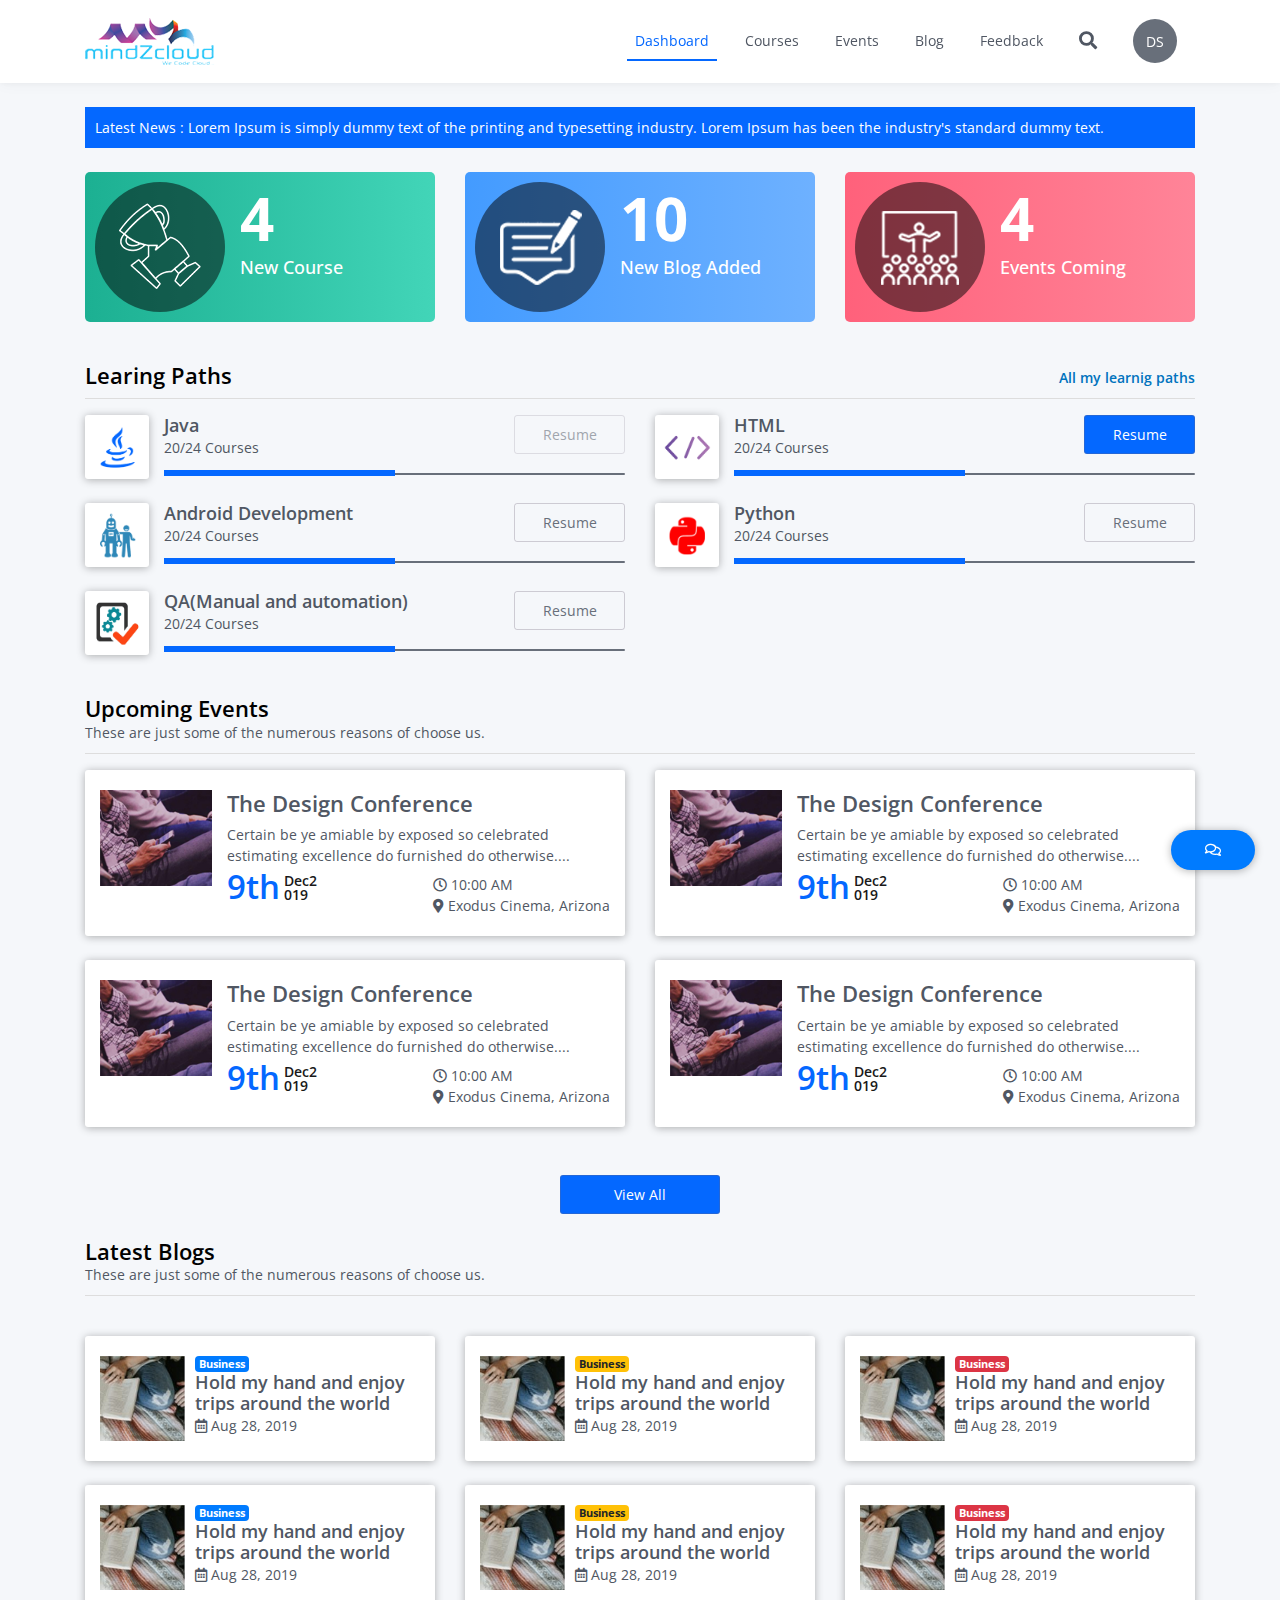
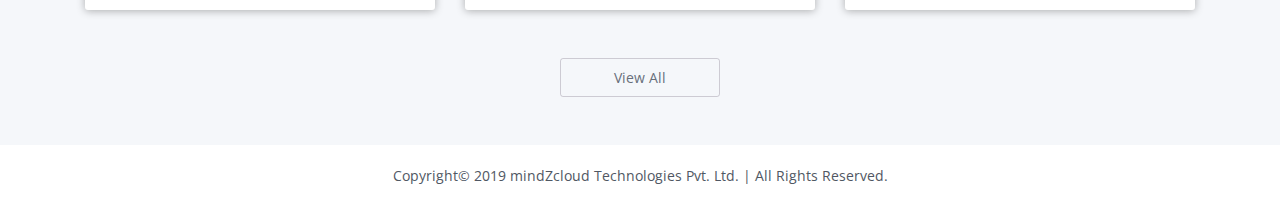
<file: index.html>
<!doctype html>
<html lang="en">
  <head>
    <!-- Required meta tags -->
    <meta charset="utf-8">
    <meta name="viewport" content="width=device-width, initial-scale=1, shrink-to-fit=no">

    <!-- Bootstrap CSS -->
    <link rel="stylesheet" href="css/bootstrap.min.css">
    <link rel="stylesheet" href="css/custom.css">
    <link rel="stylesheet" href="css/animate.css">
    <link href="https://fonts.googleapis.com/css?family=Open+Sans:300,400,600,700&display=swap" rel="stylesheet"> 
     <link rel="stylesheet" href="https://use.fontawesome.com/releases/v5.8.1/css/all.css">
    <title>Index</title>
  </head>
  <body>
    <nav class="navbar navbar-expand-lg navbar-light bg-light sticky-top">
      <div class="container">
              <a class="navbar-brand" href="#"><img src="img/logo.png" alt="logo"/></a>
              <button class="navbar-toggler" type="button" data-toggle="collapse" data-target="#navbarText" aria-controls="navbarText" aria-expanded="false" aria-label="Toggle navigation">
                <span class="navbar-toggler-icon"></span>
              </button>
              <div class="collapse navbar-collapse" id="navbarText">
                <ul class="navbar-nav ml-auto">
                  <li class="nav-item active">
                    <a class="nav-link" href="#">Dashboard</a>
                  </li>
                  <li class="nav-item">
                    <a class="nav-link" href="#">Courses</a>
                  </li>
                  <li class="nav-item">
                    <a class="nav-link" href="#">Events</a>
                  </li>
                  <li class="nav-item">
                    <a class="nav-link" href="#">Blog</a>
                  </li>
                  <li class="nav-item">
                    <a class="nav-link" href="#">Feedback</a>
                  </li>
                  <li class="nav-item search">
                    <a class="nav-link" href="#"><i class="fas fa-search"></i></a>
                    <div class="search-from animated fadeIn">
                      <form>
                        <input type="text" placeholder="Search here" />
                      </form>
                    </div>
                  </li>
                  <li class="nav-item dropdown">
                      <a class="nav-link dropdown-toggle" href="#" id="userDropdown" role="button" data-toggle="dropdown" aria-haspopup="true" aria-expanded="false">
                        <span>DS</span>
                      </a>
                      <!-- Dropdown - User Information -->
                      <div class="dropdown-menu dropdown-menu-right shadow animated--grow-in" aria-labelledby="userDropdown">
                        <a class="dropdown-item" href="#">
                          <i class="fas fa-user fa-sm fa-fw mr-2 text-gray-400"></i>
                          Profile
                        </a>
                        <a class="dropdown-item" href="#">
                          <i class="fas fa-cogs fa-sm fa-fw mr-2 text-gray-400"></i>
                          Settings
                        </a>
                        <a class="dropdown-item" href="#">
                          <i class="fas fa-list fa-sm fa-fw mr-2 text-gray-400"></i>
                          Activity Log
                        </a>
                        <div class="dropdown-divider"></div>
                        <a class="dropdown-item" href="#" data-toggle="modal" data-target="#logoutModal">
                          <i class="fas fa-sign-out-alt fa-sm fa-fw mr-2 text-gray-400"></i>
                          Logout
                        </a>
                      </div>
                  </li>
                </ul>
              </div>
      </div>
      
    </nav>
    <section class="latest-news mt-4 animated fadeInLeft">
      <div class="container">
        <div class="row">
          <div class="col-lg-12">
            <p><span>Latest News : </span> Lorem Ipsum is simply dummy text of the printing and typesetting industry. Lorem Ipsum has been the industry's standard dummy text.</p>
          </div>
        </div>
      </div>
    </section>
    <section class="lasted-add mt-4">
      <div class="container">
        <div class="row">
          <div class="col-lg-4 mb-4">
            <a class="latst-add-block latest-courses" href="#">
              <div class="icon">
                <img class="img-fluid" src="img/new-courses.png" alt="New Courses" />
              </div>
              <div class="content">
                <h2>4</h2>
                <p>New Course</p>
              </div>
              <div class="block-hover">
                <div class="content">
                  <h2>10</h2>
                  <p>Total Course</p>
                </div>
                <div class="content">
                  <h2>4</h2>
                  <p>New Course</p>
                </div>
              </div>
            </a>
          </div>
          <div class="col-lg-4 mb-4">
            <a class="latst-add-block new-blogs animated" href="#">
              <div class="icon">
                <img class="img-fluid" src="img/new-blog.png" alt="New Courses" />
              </div>
              <div class="content">
                <h2>10</h2>
                <p>New Blog Added</p>
              </div>
              <div class="block-hover">
                <div class="content">
                  <h2>10</h2>
                  <p>Total Blog</p>
                </div>
                <div class="content">
                  <h2>4</h2>
                  <p>New Blogs</p>
                </div>
              </div>
            </a>
          </div>
          <div class="col-lg-4 mb-4">
            <a class="latst-add-block new-events animated" href="#">
              <div class="icon">
                <img class="img-fluid" src="img/new-events.png" alt="New Courses" />
              </div>
              <div class="content">
                <h2>4</h2>
                <p>Events Coming</p>
              </div>
            <!--   <span><i class="fas fa-angle-double-right"></i></span> -->
              <div class="block-hover">
                <div class="content">
                  <h2>10</h2>
                  <p>Total Events</p>
                </div>
                <div class="content">
                  <h2>4</h2>
                  <p>New Events</p>
                </div>
              </div>
            </a>
          </div>
        </div>
      </div>
    </section>
    <section class="learingpath-section mt-3">
      <div class="container">
        <div class="row mb-3">
          <div class="col-lg-12">
            <div class="section-title">
              <h2>Learing Paths <a href="#">All my learnig paths</a></h2>
            </div>
          </div>
        </div>
        <div class="row">
          <div class="col-lg-6 mb-4">
            <div class="course-progress d-flex justify-content-between">
              <div class="course-icon">
                <img class="img-fluid" src="img/java.png" alt="course-image" />
              </div>
              <div class="course-text flex-fill">
                <div class="course-text-top d-flex justify-content-between">
                  <div class="course-text-top-info">  
                    <h3>Java</h3>
                    <p>20/24 Courses</p>
                  </div>
                  <a href="#" class="outline-btn disabled">Resume</a>
                </div>
                <div class="progress">
                  <div class="progress-bar bg-info" role="progressbar" style="width: 50%" aria-valuenow="50" aria-valuemin="0" aria-valuemax="100"></div>
                </div>
              </div>
            </div>
          </div>
          <div class="col-lg-6 mb-4">
            <div class="course-progress d-flex justify-content-between">
              <div class="course-icon">
                <img class="img-fluid" src="img/html.png" alt="course-image" />
              </div>
              <div class="course-text flex-fill">
                <div class="course-text-top d-flex justify-content-between">
                  <div class="course-text-top-info">  
                    <h3>HTML</h3>
                    <p>20/24 Courses</p>
                  </div>
                  <a href="#" class="active outline-btn">Resume</a>
                </div>
                <div class="progress">
                  <div class="progress-bar bg-info" role="progressbar" style="width: 50%" aria-valuenow="50" aria-valuemin="0" aria-valuemax="100"></div>
                </div>
              </div>
            </div>
          </div>
        </div>
        <div class="row">
          <div class="col-lg-6 mb-4">
            <div class="course-progress d-flex justify-content-between">
              <div class="course-icon">
                <img class="img-fluid" src="img/android.png" alt="course-image" />
              </div>
              <div class="course-text flex-fill">
                <div class="course-text-top d-flex justify-content-between">
                  <div class="course-text-top-info">  
                    <h3>Android Development</h3>
                    <p>20/24 Courses</p>
                  </div>
                  <a href="#" class="outline-btn">Resume</a>
                </div>
                <div class="progress">
                  <div class="progress-bar bg-info" role="progressbar" style="width: 50%" aria-valuenow="50" aria-valuemin="0" aria-valuemax="100"></div>
                </div>
              </div>
            </div>
          </div>
          <div class="col-lg-6 mb-4">
            <div class="course-progress d-flex justify-content-between">
              <div class="course-icon">
                <img class="img-fluid" src="img/python.png" alt="course-image" />
              </div>
              <div class="course-text flex-fill">
                <div class="course-text-top d-flex justify-content-between">
                  <div class="course-text-top-info">  
                    <h3>Python</h3>
                    <p>20/24 Courses</p>
                  </div>
                  <a href="#" class="outline-btn">Resume</a>
                </div>
                <div class="progress">
                  <div class="progress-bar bg-info" role="progressbar" style="width: 50%" aria-valuenow="50" aria-valuemin="0" aria-valuemax="100"></div>
                </div>
              </div>
            </div>
          </div>
        </div>
        <div class="row">
          <div class="col-lg-6 mb-4">
            <div class="course-progress d-flex justify-content-between">
              <div class="course-icon">
                <img class="img-fluid" src="img/qa.png" alt="course-image" />
              </div>
              <div class="course-text flex-fill">
                <div class="course-text-top d-flex justify-content-between">
                  <div class="course-text-top-info">  
                    <h3>QA(Manual and automation)</h3>
                    <p>20/24 Courses</p>
                  </div>
                  <a href="#" class="outline-btn">Resume</a>
                </div>
                <div class="progress">
                  <div class="progress-bar bg-info" role="progressbar" style="width: 50%" aria-valuenow="50" aria-valuemin="0" aria-valuemax="100"></div>
                </div>
              </div>
            </div>
          </div>
        </div>
      </div>
    </section>
    <section class="upcoming-events mt-3">
      <div class="container">
        <div class="row mb-3">
          <div class="col-lg-12">
            <div class="section-title">
              <h2>Upcoming Events</h2>
              <p class="mb-0">These are just some of the numerous reasons of choose us.</p>
            </div>
          </div>
        </div>
        <div class="row">
          <div class="col-lg-6 mb-4">
            <div class="block-bg event-list d-flex justify-content-between">
              <div class="block-img event-img">
                <img class="img-fluid" src="img/event-img.jpg" alt="event image" />
              </div>
              <div class="event-list-content block-content">
                <h2 class="mb-2"><a href="#">The Design Conference</a></h2>
                <p class="mb-2">Certain be ye amiable by exposed so celebrated estimating excellence do furnished do otherwise....</p>
                <div class="venue d-flex justify-content-between">
                  <div class="date">
                    <h2 class="mb-0">9th <span>Dec2019</span></h2>
                  </div>
                  <div class="time">
                    <p class="mb-0"><i class="far fa-clock"></i> 10:00 AM</p>
                    <p class="mb-0"><i class="fas fa-map-marker-alt"></i> Exodus Cinema, Arizona</p>
                  </div>
                </div>
              </div>
            </div>
          </div>
          <div class="col-lg-6 mb-4">
            <div class="block-bg event-list d-flex justify-content-between">
              <div class="block-img event-img">
                <img class="img-fluid" src="img/event-img.jpg" alt="event image" />
              </div>
              <div class="event-list-content block-content">
                <h2 class="mb-2"><a href="#">The Design Conference</a></h2>
                <p class="mb-2">Certain be ye amiable by exposed so celebrated estimating excellence do furnished do otherwise....</p>
                <div class="venue d-flex justify-content-between">
                  <div class="date">
                    <h2 class="mb-0">9th <span>Dec2019</span></h2>
                  </div>
                  <div class="time">
                    <p class="mb-0"><i class="far fa-clock"></i> 10:00 AM</p>
                    <p class="mb-0"><i class="fas fa-map-marker-alt"></i> Exodus Cinema, Arizona</p>
                  </div>
                </div>
              </div>
            </div>
          </div>
        </div>
        <div class="row">
          <div class="col-lg-6 mb-4">
            <div class="block-bg event-list d-flex justify-content-between">
              <div class="block-img event-img">
                <img class="img-fluid" src="img/event-img.jpg" alt="event image" />
              </div>
              <div class="event-list-content block-content">
                <h2 class="mb-2"><a href="#">The Design Conference</a></h2>
                <p class="mb-2">Certain be ye amiable by exposed so celebrated estimating excellence do furnished do otherwise....</p>
                <div class="venue d-flex justify-content-between">
                  <div class="date">
                    <h2 class="mb-0">9th <span>Dec2019</span></h2>
                  </div>
                  <div class="time">
                    <p class="mb-0"><i class="far fa-clock"></i> 10:00 AM</p>
                    <p class="mb-0"><i class="fas fa-map-marker-alt"></i> Exodus Cinema, Arizona</p>
                  </div>
                </div>
              </div>
            </div>
          </div>
          <div class="col-lg-6 mb-4">
            <div class="block-bg event-list d-flex justify-content-between">
              <div class="block-img event-img">
                <img class="img-fluid" src="img/event-img.jpg" alt="event image" />
              </div>
              <div class="event-list-content block-content">
                <h2 class="mb-2"><a href="#">The Design Conference</a></h2>
                <p class="mb-2">Certain be ye amiable by exposed so celebrated estimating excellence do furnished do otherwise....</p>
                <div class="venue d-flex justify-content-between">
                  <div class="date">
                    <h2 class="mb-0">9th <span>Dec2019</span></h2>
                  </div>
                  <div class="time">
                    <p class="mb-0"><i class="far fa-clock"></i> 10:00 AM</p>
                    <p class="mb-0"><i class="fas fa-map-marker-alt"></i> Exodus Cinema, Arizona</p>
                  </div>
                </div>
              </div>
            </div>
          </div>
        </div>
        <div class="row justify-content-center my-4">
          <div class="col-lg-2">
            <a class="active outline-btn w-100" href="#">View All</a>
          </div>
        </div>  
      </div>
    </section>
    <section class="latest-blogs">
      <div class="container">
        <div class="row mb-3">
          <div class="col-lg-12">
            <div class="section-title">
              <h2>Latest Blogs</h2>
              <p class="mb-0">These are just some of the numerous reasons of choose us.</p>
            </div>
          </div>
        </div>
        <div class="row">
          <div class="col-lg-4 mt-4">
            <div class="block-bg blog-list d-flex justify-content-between">
              <div class="block-img blog-img">
                <img class="img-fluid" src="img/blog-img.jpg" alt="event image" />
              </div>
              <div class="blog-list-content block-content">
                <a href="#" class="cat-business badge badge-primary">Business</a>
                <h3 class="mb-2"><a href="#">Hold my hand and enjoy trips around the world</a></h3>
                <div class="venue">
                  <div class="time">
                    <p class="mb-0"><i class="far fa-calendar-alt"></i> Aug 28, 2019</p>
                  </div>
                </div>
              </div>
            </div>
          </div>
          <div class="col-lg-4 mt-4">
            <div class="block-bg blog-list d-flex justify-content-between">
              <div class="block-img blog-img">
                <img class="img-fluid" src="img/blog-img.jpg" alt="event image" />
              </div>
              <div class="blog-list-content block-content">
                <a href="#" class="cat-business badge badge-warning">Business</a>
                <h3 class="mb-2"><a href="#">Hold my hand and enjoy trips around the world</a></h3>
                <div class="venue">
                  <div class="time">
                    <p class="mb-0"><i class="far fa-calendar-alt"></i> Aug 28, 2019</p>
                  </div>
                </div>
              </div>
            </div>
          </div>
          <div class="col-lg-4 mt-4">
            <div class="block-bg blog-list d-flex justify-content-between">
              <div class="block-img blog-img">
                <img class="img-fluid" src="img/blog-img.jpg" alt="event image" />
              </div>
              <div class="blog-list-content block-content">
                <a href="#" class="cat-business badge badge-danger">Business</a>
                <h3 class="mb-2"><a href="#">Hold my hand and enjoy trips around the world</a></h3>
                <div class="venue">
                  <div class="time">
                    <p class="mb-0"><i class="far fa-calendar-alt"></i> Aug 28, 2019</p>
                  </div>
                </div>
              </div>
            </div>
          </div>
        </div>
        <div class="row">
          <div class="col-lg-4 mt-4">
            <div class="block-bg blog-list d-flex justify-content-between">
              <div class="block-img blog-img">
                <img class="img-fluid" src="img/blog-img.jpg" alt="event image" />
              </div>
              <div class="blog-list-content block-content">
                <a href="#" class="cat-business badge badge-primary">Business</a>
                <h3 class="mb-2"><a href="#">Hold my hand and enjoy trips around the world</a></h3>
                <div class="venue">
                  <div class="time">
                    <p class="mb-0"><i class="far fa-calendar-alt"></i> Aug 28, 2019</p>
                  </div>
                </div>
              </div>
            </div>
          </div>
          <div class="col-lg-4 mt-4">
            <div class="block-bg blog-list d-flex justify-content-between">
              <div class="block-img blog-img">
                <img class="img-fluid" src="img/blog-img.jpg" alt="event image" />
              </div>
              <div class="blog-list-content block-content">
                <a href="#" class="cat-business badge badge-warning">Business</a>
                <h3 class="mb-2"><a href="#">Hold my hand and enjoy trips around the world</a></h3>
                <div class="venue">
                  <div class="time">
                    <p class="mb-0"><i class="far fa-calendar-alt"></i> Aug 28, 2019</p>
                  </div>
                </div>
              </div>
            </div>
          </div>
          <div class="col-lg-4 mt-4">
            <div class="block-bg blog-list d-flex justify-content-between">
              <div class="block-img blog-img">
                <img class="img-fluid" src="img/blog-img.jpg" alt="event image" />
              </div>
              <div class="blog-list-content block-content">
                <a href="#" class="cat-business badge badge-danger">Business</a>
                <h3 class="mb-2"><a href="#">Hold my hand and enjoy trips around the world</a></h3>
                <div class="venue">
                  <div class="time">
                    <p class="mb-0"><i class="far fa-calendar-alt"></i> Aug 28, 2019</p>
                  </div>
                </div>
              </div>
            </div>
          </div>
        </div>
        <div class="row justify-content-center my-5">
          <div class="col-lg-2">
            <a class="outline-btn w-100" href="#">View All</a>
          </div>
        </div>  
      </div>
    </section>
    <footer>
      <div class="container">
        <div class="row">
          <div class="col-lg-12 text-center">
            <p class="mb-0">Copyright© 2019 mindZcloud Technologies Pvt. Ltd. | All Rights Reserved.</p>
          </div>
        </div>
      </div>
    </footer>
    <a href="#" class="feedback-icon" data-toggle="tooltip" data-placement="top" title="Share Feedback"><i class="far fa-comments"></i></a>
    <script src="https://code.jquery.com/jquery-3.3.1.slim.min.js"></script>
    <script src="https://cdnjs.cloudflare.com/ajax/libs/popper.js/1.14.7/umd/popper.min.js"></script>
    <script src="js/bootstrap.min.js"></script>
    <script type="text/javascript">
      $(".latst-add-block").hover(function () {
          $(this).toggleClass("animated flipOutX");
      });

      $(".outline-btn").hover(function () {
          $(this).toggleClass("animated fadeIn");
      });
      $(function () {
        $('[data-toggle="tooltip"]').tooltip()
      })

    </script>
  </body>
</html>
</file>
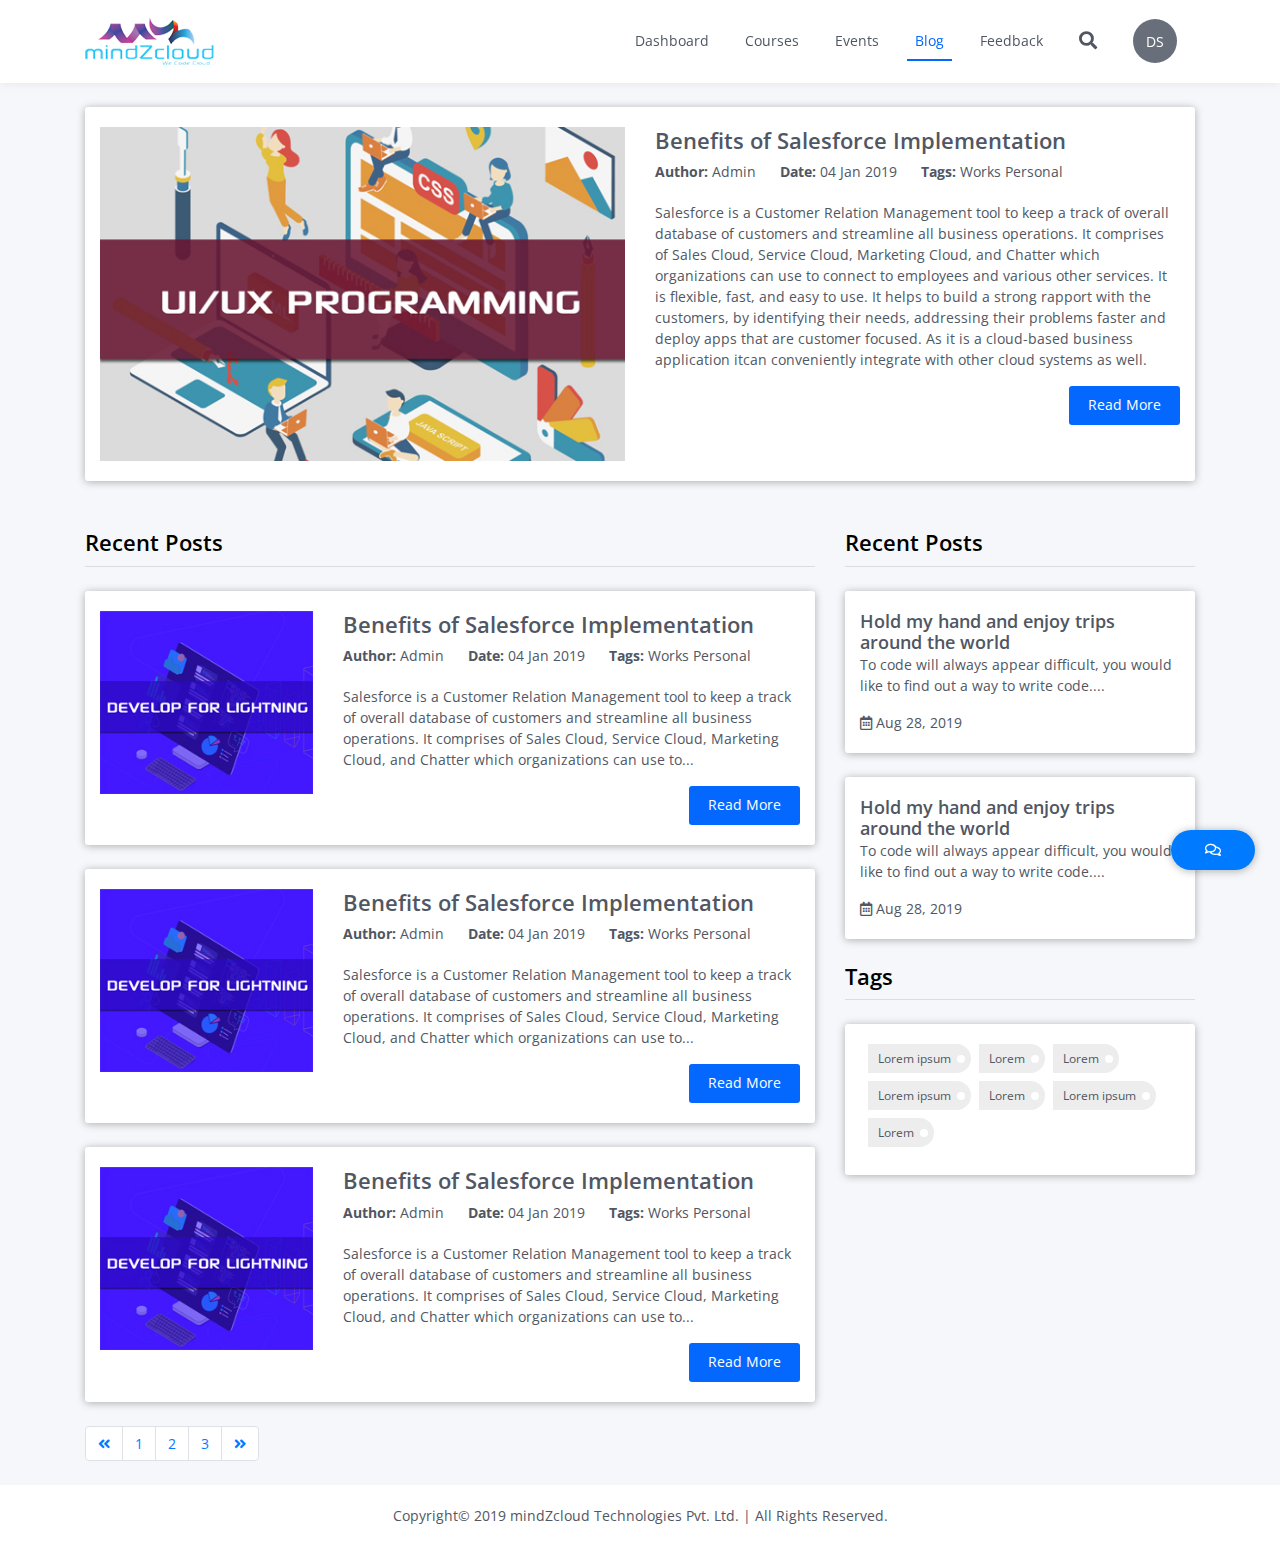
<file: blog-listing.html>
<!doctype html>
<html lang="en">
  <head>
    <!-- Required meta tags -->
    <meta charset="utf-8">
    <meta name="viewport" content="width=device-width, initial-scale=1, shrink-to-fit=no">

    <!-- Bootstrap CSS -->
    <link rel="stylesheet" href="css/bootstrap.min.css">
    <link rel="stylesheet" href="css/custom.css">
    <link rel="stylesheet" href="css/animate.css">
    <link href="https://fonts.googleapis.com/css?family=Open+Sans:300,400,600,700&display=swap" rel="stylesheet"> 
     <link rel="stylesheet" href="https://use.fontawesome.com/releases/v5.8.1/css/all.css">
    <title>Blog List</title>
  </head>
  <body>
    <nav class="navbar navbar-expand-lg navbar-light bg-light sticky-top">
      <div class="container">
              <a class="navbar-brand" href="#"><img src="img/logo.png" alt="logo"/></a>
              <button class="navbar-toggler" type="button" data-toggle="collapse" data-target="#navbarText" aria-controls="navbarText" aria-expanded="false" aria-label="Toggle navigation">
                <span class="navbar-toggler-icon"></span>
              </button>
              <div class="collapse navbar-collapse" id="navbarText">
                <ul class="navbar-nav ml-auto">
                  <li class="nav-item">
                    <a class="nav-link" href="#">Dashboard</a>
                  </li>
                  <li class="nav-item">
                    <a class="nav-link" href="#">Courses</a>
                  </li>
                  <li class="nav-item">
                    <a class="nav-link" href="#">Events</a>
                  </li>
                  <li class="nav-item active">
                    <a class="nav-link" href="#">Blog</a>
                  </li>
                  <li class="nav-item">
                    <a class="nav-link" href="#">Feedback</a>
                  </li>
                  <li class="nav-item search">
                    <a class="nav-link" href="#"><i class="fas fa-search"></i></a>
                    <div class="search-from animated fadeIn">
                      <form>
                        <input type="text" placeholder="Search here" />
                      </form>
                    </div>
                  </li>
                  <li class="nav-item dropdown">
                      <a class="nav-link dropdown-toggle" href="#" id="userDropdown" role="button" data-toggle="dropdown" aria-haspopup="true" aria-expanded="false">
                        <span>DS</span>
                      </a>
                      <!-- Dropdown - User Information -->
                      <div class="dropdown-menu dropdown-menu-right shadow animated--grow-in" aria-labelledby="userDropdown">
                        <a class="dropdown-item" href="#">
                          <i class="fas fa-user fa-sm fa-fw mr-2 text-gray-400"></i>
                          Profile
                        </a>
                        <a class="dropdown-item" href="#">
                          <i class="fas fa-cogs fa-sm fa-fw mr-2 text-gray-400"></i>
                          Settings
                        </a>
                        <a class="dropdown-item" href="#">
                          <i class="fas fa-list fa-sm fa-fw mr-2 text-gray-400"></i>
                          Activity Log
                        </a>
                        <div class="dropdown-divider"></div>
                        <a class="dropdown-item" href="#" data-toggle="modal" data-target="#logoutModal">
                          <i class="fas fa-sign-out-alt fa-sm fa-fw mr-2 text-gray-400"></i>
                          Logout
                        </a>
                      </div>
                  </li>
                </ul>
              </div>
      </div>
      
    </nav>
    <section class="blog-listing">
      <div class="container">
        <div class="row my-4">
          <div class="col-lg-12">
            <div class="block-bg d-flex justify-content-between pr-0 pl-0">
              <div class="col-lg-6">
                <div class="blog-list-img">
                  <img class="img-fluid" src="img/blog-listing.jpg" alt="" />
                </div>
              </div>
              <div class="col-lg-6">
                <div class="blog-info">
                  <h2 class="blog-title">Benefits of Salesforce Implementation</h2>
                  <div class="blog-post-info">
                    <ul>
                      <li><span class="font-weight-bold">Author:</span>  Admin</li>
                      <li><span class="font-weight-bold">Date:</span>  04 Jan 2019</li>
                      <li><span class="font-weight-bold">Tags:</span>  Works Personal</li>
                    </ul>
                  </div>
                  <p>Salesforce is a Customer Relation Management tool to keep a track of overall database of customers and streamline all business operations. It comprises of Sales Cloud, Service Cloud, Marketing Cloud, and Chatter which organizations can use to connect to employees and various other services. It is flexible, fast, and easy to use. It helps to build a strong rapport with the customers, by identifying their needs, addressing their problems faster and deploy apps that are customer focused. As it is a cloud-based business application itcan conveniently integrate with other cloud systems as well.</p>
                  <a href="#" class="blue-btn">Read More</a>
                </div>
              </div>
            </div>
          </div>
        </div>
        <div class="row">
          <div class="col-lg-8">
            <div class="row mt-4">
              <div class="col-lg-12">
                <div class="section-title">
                      <h2>Recent Posts</h2>
                </div>
              </div>
            </div>
            <div class="row mt-4">
              <div class="col-lg-12">
                <div class="block-bg d-flex justify-content-between pr-0 pl-0">
                  <div class="col-lg-4">
                    <div class="blog-list-img">
                      <img class="img-fluid" src="img/blog-list.jpg" alt="" />
                    </div>
                  </div>
                  <div class="col-lg-8">
                    <div class="blog-info">
                      <h2 class="blog-title">Benefits of Salesforce Implementation</h2>
                      <div class="blog-post-info">
                        <ul>
                          <li><span class="font-weight-bold">Author:</span>  Admin</li>
                          <li><span class="font-weight-bold">Date:</span>  04 Jan 2019</li>
                          <li><span class="font-weight-bold">Tags:</span>  Works Personal</li>
                        </ul>
                      </div>
                      <p>Salesforce is a Customer Relation Management tool to keep a track of overall database of customers and streamline all business operations. It comprises of Sales Cloud, Service Cloud, Marketing Cloud, and Chatter which organizations can use to...</p>
                      <a href="#" class="blue-btn">Read More</a>
                    </div>
                  </div>
                </div>
              </div>
            </div>
            <div class="row mt-4">
              <div class="col-lg-12">
                <div class="block-bg d-flex justify-content-between pr-0 pl-0">
                  <div class="col-lg-4">
                    <div class="blog-list-img">
                      <img class="img-fluid" src="img/blog-list.jpg" alt="" />
                    </div>
                  </div>
                  <div class="col-lg-8">
                    <div class="blog-info">
                      <h2 class="blog-title">Benefits of Salesforce Implementation</h2>
                      <div class="blog-post-info">
                        <ul>
                          <li><span class="font-weight-bold">Author:</span>  Admin</li>
                          <li><span class="font-weight-bold">Date:</span>  04 Jan 2019</li>
                          <li><span class="font-weight-bold">Tags:</span>  Works Personal</li>
                        </ul>
                      </div>
                      <p>Salesforce is a Customer Relation Management tool to keep a track of overall database of customers and streamline all business operations. It comprises of Sales Cloud, Service Cloud, Marketing Cloud, and Chatter which organizations can use to...</p>
                      <a href="#" class="blue-btn">Read More</a>
                    </div>
                  </div>
                </div>
              </div>
            </div>
            <div class="row mt-4">
              <div class="col-lg-12">
                <div class="block-bg d-flex justify-content-between pr-0 pl-0">
                  <div class="col-lg-4">
                    <div class="blog-list-img">
                      <img class="img-fluid" src="img/blog-list.jpg" alt="" />
                    </div>
                  </div>
                  <div class="col-lg-8">
                    <div class="blog-info">
                      <h2 class="blog-title">Benefits of Salesforce Implementation</h2>
                      <div class="blog-post-info">
                        <ul>
                          <li><span class="font-weight-bold">Author:</span>  Admin</li>
                          <li><span class="font-weight-bold">Date:</span>  04 Jan 2019</li>
                          <li><span class="font-weight-bold">Tags:</span>  Works Personal</li>
                        </ul>
                      </div>
                      <p>Salesforce is a Customer Relation Management tool to keep a track of overall database of customers and streamline all business operations. It comprises of Sales Cloud, Service Cloud, Marketing Cloud, and Chatter which organizations can use to...</p>
                      <a href="#" class="blue-btn">Read More</a>
                    </div>
                  </div>
                </div>
              </div>
            </div>
            <div class="row my-4">
              <div class="col-lg-12">
                <nav aria-label="Page navigation example">
                  <ul class="pagination">
                    <li class="page-item"><a class="page-link" href="#"><i class="fas fa-angle-double-left"></i></a></li>
                    <li class="page-item"><a class="page-link" href="#">1</a></li>
                    <li class="page-item"><a class="page-link" href="#">2</a></li>
                    <li class="page-item"><a class="page-link" href="#">3</a></li>
                    <li class="page-item"><a class="page-link" href="#"><i class="fas fa-angle-double-right"></i></a></li>
                  </ul>
                </nav>
              </div>
            </div>
          </div>
          <div class="col-lg-4">
            <div class="row mt-4 right-section-list">
              <div class="col-lg-12">
                <div class="section-title">
                      <h2>Recent Posts</h2>
                </div>
              </div>
              <div class="col-lg-12 mt-4">
                <div class="block-bg blog-list">
                  <div class="blog-list-content block-content">
                    <h3 class="mb-2"><a href="#">Hold my hand and enjoy trips around the world</a></h3>
                    <p>To code will always appear difficult, you would like to find out a way to write code.... </p>
                    <div class="venue">
                      <div class="time">
                        <p class="mb-0"><i class="far fa-calendar-alt"></i> Aug 28, 2019</p>
                      </div>
                    </div>
                  </div>
                 
                </div>
              </div>
              <div class="col-lg-12 mt-4">
                <div class="block-bg blog-list">
                  <div class="blog-list-content block-content">
                    <h3 class="mb-2"><a href="#">Hold my hand and enjoy trips around the world</a></h3>
                    <p>To code will always appear difficult, you would like to find out a way to write code.... </p>
                    <div class="venue">
                      <div class="time">
                        <p class="mb-0"><i class="far fa-calendar-alt"></i> Aug 28, 2019</p>
                      </div>
                    </div>
                  </div>
                
                </div>
              </div>
            </div>  
            <div class="row mt-4 right-section-list">
              <div class="col-lg-12">
                <div class="section-title">
                      <h2>Tags</h2>
                </div>
              </div>
              <div class="col-lg-12 mt-4">
                <div class="block-bg blog-list">
                  <a href="#" class="tags">Lorem ipsum</a>
                  <a href="#" class="tags">Lorem</a>
                  <a href="#" class="tags">Lorem</a>
                  <a href="#" class="tags">Lorem ipsum</a>
                  <a href="#" class="tags">Lorem</a>
                  <a href="#" class="tags">Lorem ipsum</a>
                  <a href="#" class="tags">Lorem</a>

                </div>
              </div>
            </div> 
          </div>
        </div>
      </div>
    </section>
    <footer>
      <div class="container">
        <div class="row">
          <div class="col-lg-12 text-center">
            <p class="mb-0">Copyright© 2019 mindZcloud Technologies Pvt. Ltd. | All Rights Reserved.</p>
          </div>
        </div>
      </div>
    </footer>
    <a href="#" class="feedback-icon"><i class="far fa-comments"></i></a>
    <script src="https://code.jquery.com/jquery-3.3.1.slim.min.js"></script>
    <script src="https://cdnjs.cloudflare.com/ajax/libs/popper.js/1.14.7/umd/popper.min.js"></script>
    <script src="js/bootstrap.min.js"></script>
  </body>
</html>
</file>
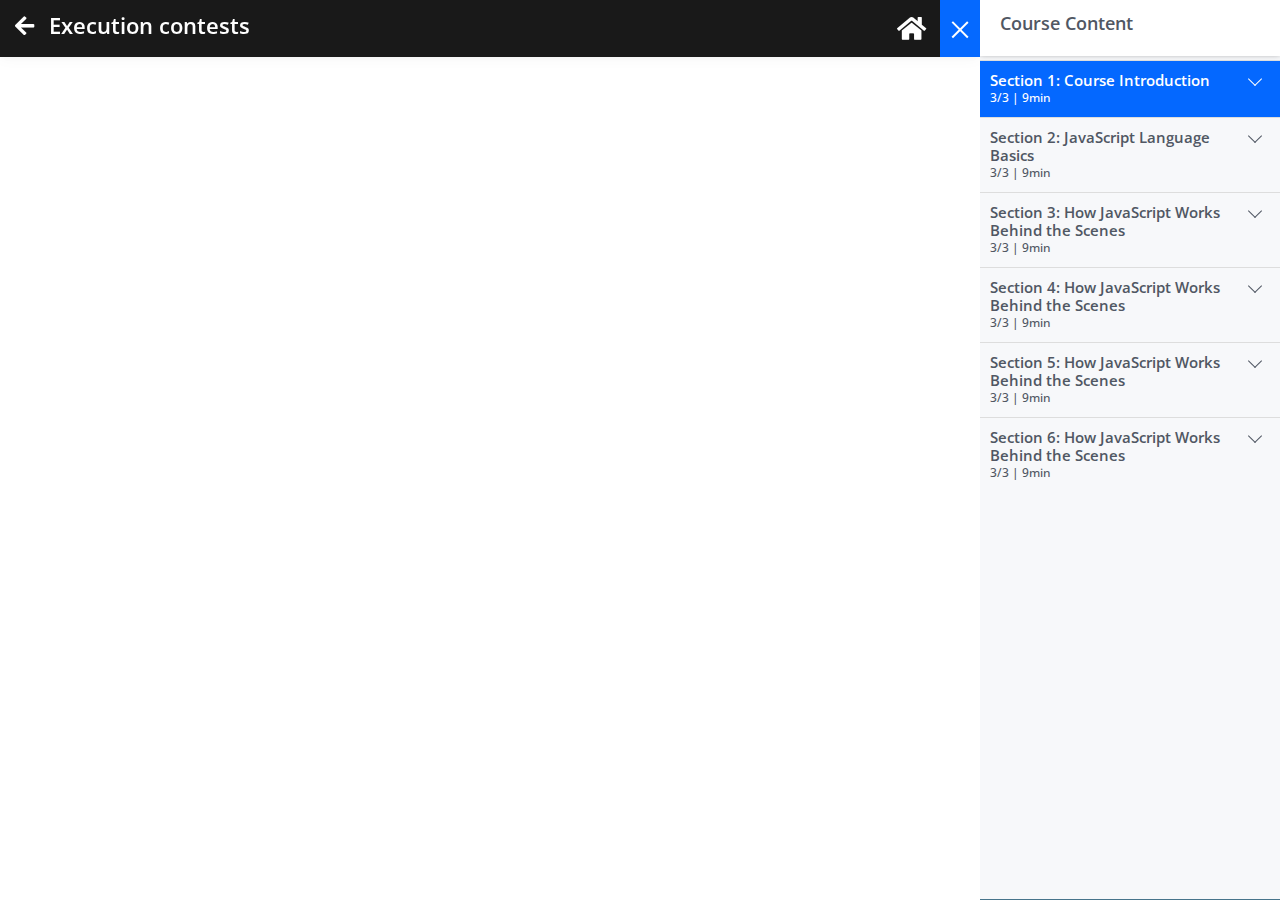
<file: course-access.html>
<!doctype html>
<html lang="en">
  <head>
    <!-- Required meta tags -->
    <meta charset="utf-8">
    <meta name="viewport" content="width=device-width, initial-scale=1, shrink-to-fit=no">

    <!-- Bootstrap CSS -->
    <link rel="stylesheet" href="css/bootstrap.min.css">
    <link rel="stylesheet" href="https://use.fontawesome.com/releases/v5.8.1/css/all.css">
    <link rel="stylesheet" href="css/custom.css">
    <link rel="stylesheet" href="css/animate.css">
    <link rel="stylesheet" href="css/style5.css">
    <link href="https://fonts.googleapis.com/css?family=Open+Sans:300,400,600,700&display=swap" rel="stylesheet"> 
    <title>Courses Access</title>
  </head>
  <body>
    <div class="wrapper">
        

        <!-- Page Content Holder -->
        <div id="content" class="content">
          <div class="inner">
            <nav class="navbar navbar-expand-lg navbar-light bg-light">
                <div class="acces-nav">
                    <h2><a href="course-list.html"><i class="fas fa-arrow-left"></i></a>Execution contests</h2>
                    <div class="d-flex align-items-center">
                    <a class="home-link" href="#"><i class="fas fa-home"></i></a>
                    <button type="button" id="sidebarCollapse" class="navbar-btn">
                        <span></span>
                        <span></span>
                        <span></span>
                    </button>
                    </div>
                </div>
            </nav>
            <iframe width="100%" height="100%" src="https://www.youtube.com/embed/W6NZfCO5SIk" frameborder="0" allow="accelerometer; autoplay; encrypted-media; gyroscope; picture-in-picture" allowfullscreen></iframe>
          </div>
        </div>
        <!-- Sidebar Holder -->
        <nav id="sidebar">
          <div class="sidebar-header">
                <h3>Course Content</h3>
            </div>
            <ul class="list-unstyled components">
                <li class="active">
                    <a href="#one" data-toggle="collapse" aria-expanded="false" class="dropdown-toggle">Section 1: Course Introduction<span>3/3 | 9min</span></a>
                    <div class="collapse list-unstyled" id="one">
                        <div class="sub-item-block">
                          <!-- <div class="custom-control custom-checkbox">
                            <input type="checkbox" class="custom-control-input" id="customCheck1" >
                            <label class="custom-control-label" for="customCheck1"></label>
                          </div> -->
                          <div class="check active"></div>
                          <div class="subitem">
                            <a href="#">1. Welcome to the Course!</a>
                            <div class="subitem-icon">
                                <a href="#"><i class="fas fa-video"></i></a>
                                <a href="#"><i class="fas fa-folder-open"></i></a>
                                <a href="#"><i class="far fa-file-pdf"></i></a>
                            </div>
                          </div>
                        </div>
                        <div class="sub-item-block">
                          <div class="check"></div>
                          <div class="subitem">
                            <a href="#">2. Setting up Our Tools</a>
                            <div class="subitem-icon">
                                <a href="#"><i class="fas fa-video"></i></a>
                                <a href="#"><i class="fas fa-folder-open"></i></a>
                                <a href="#"><i class="far fa-file-pdf"></i></a>
                            </div>
                          </div>
                        </div>
                        <div class="sub-item-block">
                          <div class="check"></div>
                          <div class="subitem">
                            <a href="#">3. READ BEFORE YOU START!</a>
                            <div class="subitem-icon">
                                <a href="#"><i class="fas fa-video"></i></a>
                                <a href="#"><i class="fas fa-folder-open"></i></a>
                                <a href="#"><i class="far fa-file-pdf"></i></a>
                            </div>
                          </div>
                        </div>
                    </div>
                </li>
                <li>
                    <a href="#two" data-toggle="collapse" aria-expanded="false" class="dropdown-toggle collapsed">Section 2: JavaScript Language Basics <span>3/3 | 9min</span></a>
                    <div class="collapse list-unstyled" id="two">
                        <div class="sub-item-block">
                          <div class="check"></div>
                          <div class="subitem">
                            <a href="#">4. Section Intro</a>
                            <div class="subitem-icon">
                                <a href="#"><i class="fas fa-video"></i></a>
                                <a href="#"><i class="fas fa-folder-open"></i></a>
                                <a href="#"><i class="far fa-file-pdf"></i></a>
                            </div>
                          </div>
                        </div>
                        <div class="sub-item-block">
                          <div class="check"></div>
                          <div class="subitem">
                            <a href="#">5. Download the Code</a>
                            <div class="subitem-icon">
                                <a href="#"><i class="fas fa-video"></i></a>
                                <a href="#"><i class="fas fa-folder-open"></i></a>
                                <a href="#"><i class="far fa-file-pdf"></i></a>
                            </div>
                          </div>
                        </div>
                        <div class="sub-item-block">
                          <div class="check"></div>
                          <div class="subitem">
                            <a href="#">6. Let's start coding!</a>
                            <div class="subitem-icon">
                                <a href="#"><i class="fas fa-video"></i></a>
                                <a href="#"><i class="fas fa-folder-open"></i></a>
                                <a href="#"><i class="far fa-file-pdf"></i></a>
                            </div>
                          </div>
                        </div>
                    </div>
                </li>
                <li>
                    <a href="#three" data-toggle="collapse" aria-expanded="false" class="dropdown-toggle collapsed">Section 3: How JavaScript Works <br>Behind the Scenes <span>3/3 | 9min</span></a>
                    <div class="collapse list-unstyled" id="three">
                        <div class="sub-item-block">
                          <div class="check"></div>
                          <div class="subitem">
                            <a href="#">4. Section Intro</a>
                            <div class="subitem-icon">
                                <a href="#"><i class="fas fa-video"></i></a>
                                <a href="#"><i class="fas fa-folder-open"></i></a>
                                <a href="#"><i class="far fa-file-pdf"></i></a>
                            </div>
                          </div>
                        </div>
                        <div class="sub-item-block">
                          <div class="check"></div>
                          <div class="subitem">
                            <a href="#">5. Download the Code</a>
                            <div class="subitem-icon">
                                <a href="#"><i class="fas fa-video"></i></a>
                                <a href="#"><i class="fas fa-folder-open"></i></a>
                                <a href="#"><i class="far fa-file-pdf"></i></a>
                            </div>
                          </div>
                        </div>
                        <div class="sub-item-block">
                          <div class="check"></div>
                          <div class="subitem">
                            <a href="#">6. Let's start coding!</a>
                            <div class="subitem-icon">
                                <a href="#"><i class="fas fa-video"></i></a>
                                <a href="#"><i class="fas fa-folder-open"></i></a>
                                <a href="#"><i class="far fa-file-pdf"></i></a>
                            </div>
                          </div>
                        </div>
                    </div>
                </li>
                <li>
                    <a href="#four" data-toggle="collapse" aria-expanded="false" class="dropdown-toggle collapsed">Section 4: How JavaScript Works <br>Behind the Scenes <span>3/3 | 9min</span></a>
                    <div class="collapse list-unstyled" id="four">
                        <div class="sub-item-block">
                          <div class="check"></div>
                          <div class="subitem">
                            <a href="#">4. Section Intro</a>
                            <div class="subitem-icon">
                                <a href="#"><i class="fas fa-video"></i></a>
                                <a href="#"><i class="fas fa-folder-open"></i></a>
                                <a href="#"><i class="far fa-file-pdf"></i></a>
                            </div>
                          </div>
                        </div>
                        <div class="sub-item-block">
                          <div class="check"></div>
                          <div class="subitem">
                            <a href="#">5. Download the Code</a>
                            <div class="subitem-icon">
                                <a href="#"><i class="fas fa-video"></i></a>
                                <a href="#"><i class="fas fa-folder-open"></i></a>
                                <a href="#"><i class="far fa-file-pdf"></i></a>
                            </div>
                          </div>
                        </div>
                        <div class="sub-item-block">
                          <div class="check"></div>
                          <div class="subitem">
                            <a href="#">6. Let's start coding!</a>
                            <div class="subitem-icon">
                                <a href="#"><i class="fas fa-video"></i></a>
                                <a href="#"><i class="fas fa-folder-open"></i></a>
                                <a href="#"><i class="far fa-file-pdf"></i></a>
                            </div>
                          </div>
                        </div>
                    </div>
                </li>
                <li>
                    <a href="#five" data-toggle="collapse" aria-expanded="false" class="dropdown-toggle collapsed">Section 5: How JavaScript Works <br>Behind the Scenes <span>3/3 | 9min</span></a>
                    <div class="collapse list-unstyled" id="five">
                        <div class="sub-item-block">
                          <div class="check"></div>
                          <div class="subitem">
                            <a href="#">4. Section Intro</a>
                            <div class="subitem-icon">
                                <a href="#"><i class="fas fa-video"></i></a>
                                <a href="#"><i class="fas fa-folder-open"></i></a>
                                <a href="#"><i class="far fa-file-pdf"></i></a>
                            </div>
                          </div>
                        </div>
                        <div class="sub-item-block">
                          <div class="check"></div>
                          <div class="subitem">
                            <a href="#">5. Download the Code</a>
                            <div class="subitem-icon">
                                <a href="#"><i class="fas fa-video"></i></a>
                                <a href="#"><i class="fas fa-folder-open"></i></a>
                                <a href="#"><i class="far fa-file-pdf"></i></a>
                            </div>
                          </div>
                        </div>
                        <div class="sub-item-block">
                          <div class="check"></div>
                          <div class="subitem">
                            <a href="#">6. Let's start coding!</a>
                            <div class="subitem-icon">
                                <a href="#"><i class="fas fa-video"></i></a>
                                <a href="#"><i class="fas fa-folder-open"></i></a>
                                <a href="#"><i class="far fa-file-pdf"></i></a>
                            </div>
                          </div>
                        </div>
                    </div>
                </li>
                <li>
                    <a href="#six" data-toggle="collapse" aria-expanded="false" class="dropdown-toggle collapsed">Section 6: How JavaScript Works <br>Behind the Scenes <span>3/3 | 9min</span></a>
                    <div class="collapse list-unstyled" id="six">
                        <div class="sub-item-block">
                          <div class="check"></div>
                          <div class="subitem">
                            <a href="#">4. Section Intro</a>
                            <div class="subitem-icon">
                                <a href="#"><i class="fas fa-video"></i></a>
                                <a href="#"><i class="fas fa-folder-open"></i></a>
                                <a href="#"><i class="far fa-file-pdf"></i></a>
                            </div>
                          </div>
                        </div>
                        <div class="sub-item-block">
                          <div class="check"></div>
                          <div class="subitem">
                            <a href="#">5. Download the Code</a>
                            <div class="subitem-icon">
                                <a href="#"><i class="fas fa-video"></i></a>
                                <a href="#"><i class="fas fa-folder-open"></i></a>
                                <a href="#"><i class="far fa-file-pdf"></i></a>
                            </div>
                          </div>
                        </div>
                        <div class="sub-item-block">
                          <div class="check"></div>
                          <div class="subitem">
                            <a href="#">6. Let's start coding!</a>
                            <div class="subitem-icon">
                                <a href="#"><i class="fas fa-video"></i></a>
                                <a href="#"><i class="fas fa-folder-open"></i></a>
                                <a href="#"><i class="far fa-file-pdf"></i></a>
                            </div>
                          </div>
                        </div>
                    </div>
                </li>
            </ul>
        </nav>
    </div>
    <script src="https://code.jquery.com/jquery-3.3.1.slim.min.js"></script>
    <script src="https://cdnjs.cloudflare.com/ajax/libs/popper.js/1.14.7/umd/popper.min.js"></script>
    <script src="js/bootstrap.min.js"></script>
    <script type="text/javascript">
        $(document).ready(function () {
            $('#sidebarCollapse').on('click', function () {
                $('#sidebar').toggleClass('active');
                $(this).toggleClass('active');
            });
        });
    </script>
  </body>
</html>
</file>
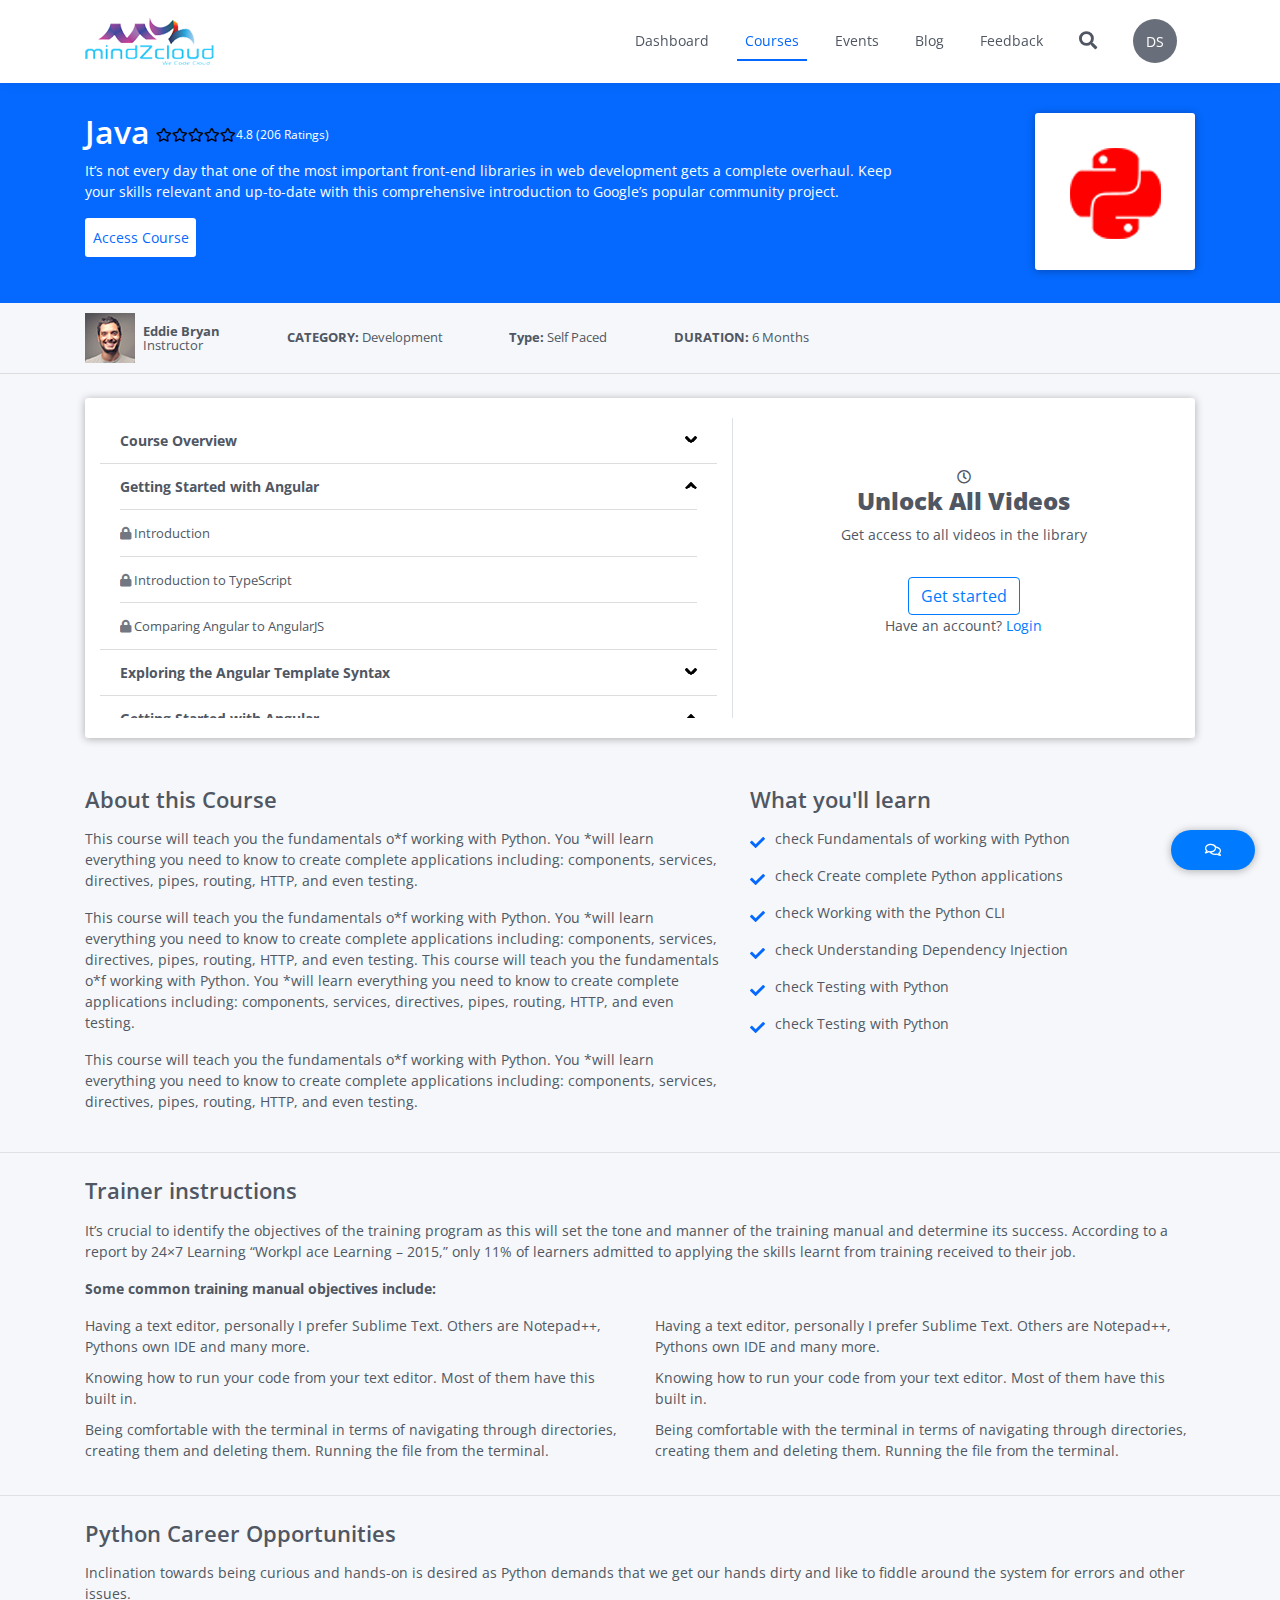
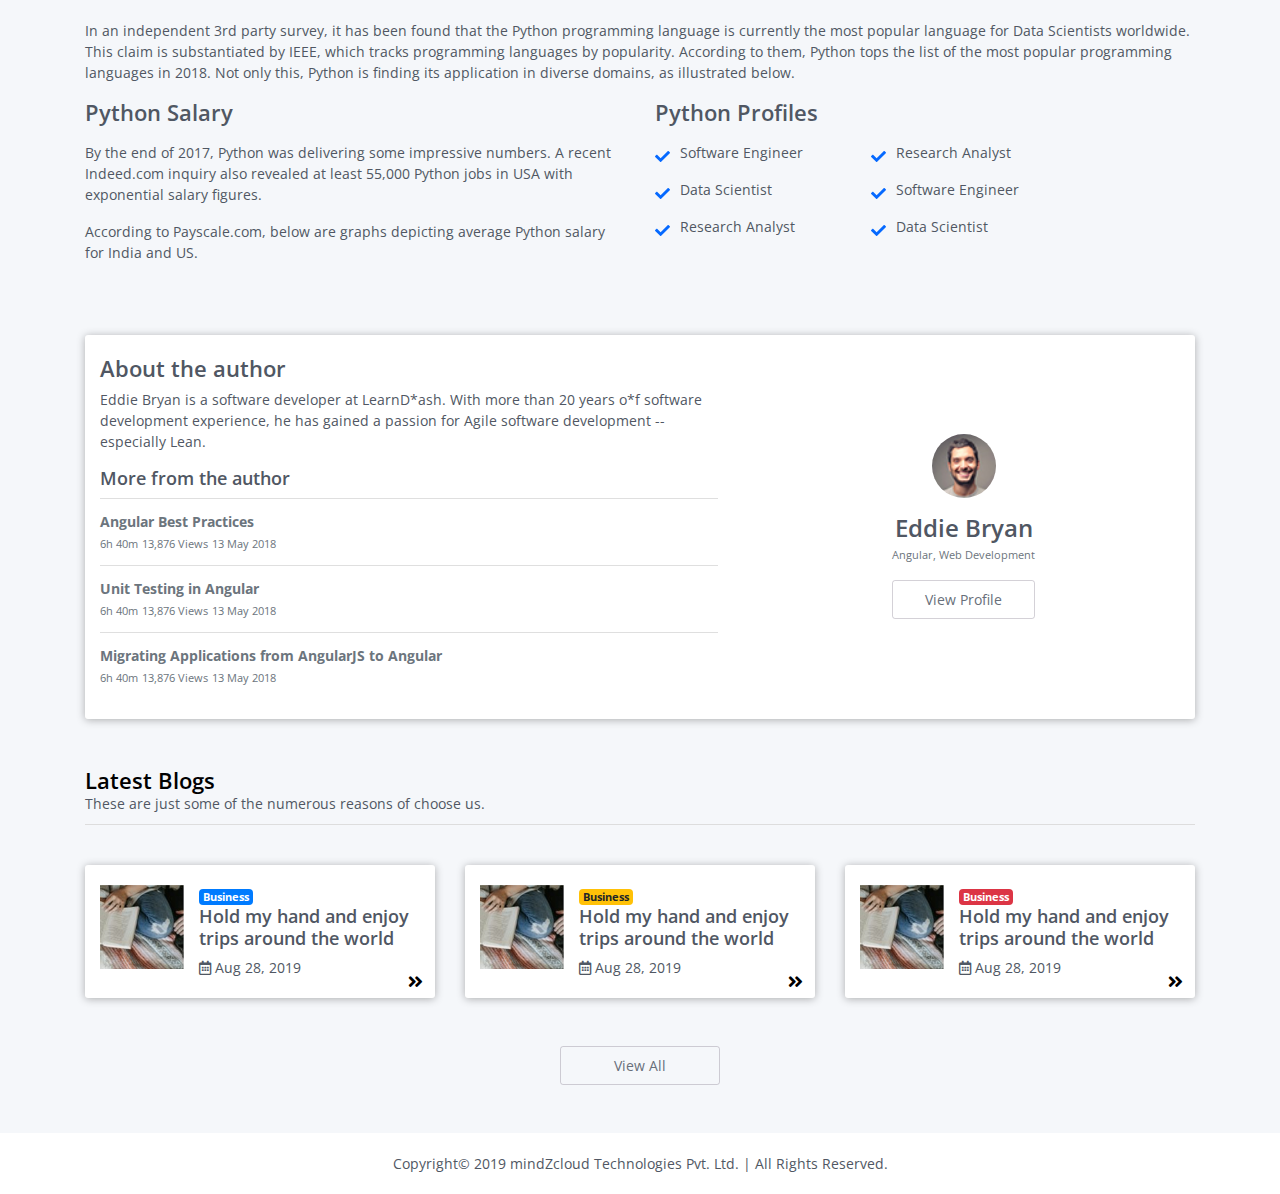
<file: course-detail.html>
<!doctype html>
<html lang="en">
  <head>
    <!-- Required meta tags -->
    <meta charset="utf-8">
    <meta name="viewport" content="width=device-width, initial-scale=1, shrink-to-fit=no">

    <!-- Bootstrap CSS -->
    <link rel="stylesheet" href="css/bootstrap.min.css">
    <link rel="stylesheet" href="https://use.fontawesome.com/releases/v5.8.1/css/all.css">
    <link rel="stylesheet" href="css/custom.css">
    <link rel="stylesheet" href="css/animate.css">
    <link href="https://fonts.googleapis.com/css?family=Open+Sans:300,400,600,700&display=swap" rel="stylesheet"> 
    <title>Courses Detail</title>
  </head>
  <body>
    <nav class="navbar navbar-expand-lg navbar-light bg-light sticky-top">
      <div class="container">
              <a class="navbar-brand" href="#"><img src="img/logo.png" alt="logo"/></a>
              <button class="navbar-toggler" type="button" data-toggle="collapse" data-target="#navbarText" aria-controls="navbarText" aria-expanded="false" aria-label="Toggle navigation">
                <span class="navbar-toggler-icon"></span>
              </button>
              <div class="collapse navbar-collapse" id="navbarText">
                <ul class="navbar-nav ml-auto">
                  <li class="nav-item">
                    <a class="nav-link" href="#">Dashboard</a>
                  </li>
                  <li class="nav-item active">
                    <a class="nav-link" href="#">Courses</a>
                  </li>
                  <li class="nav-item">
                    <a class="nav-link" href="#">Events</a>
                  </li>
                  <li class="nav-item">
                    <a class="nav-link" href="#">Blog</a>
                  </li>
                  <li class="nav-item">
                    <a class="nav-link" href="#">Feedback</a>
                  </li>
                  <li class="nav-item search">
                    <a class="nav-link" href="#"><i class="fas fa-search"></i></a>
                    <div class="search-from animated fadeIn">
                      <form>
                        <input type="text" placeholder="Search here" />
                      </form>
                    </div>
                  </li>
                  <li class="nav-item dropdown">
                      <a class="nav-link dropdown-toggle" href="#" id="userDropdown" role="button" data-toggle="dropdown" aria-haspopup="true" aria-expanded="false">
                        <span>DS</span>
                      </a>
                      <!-- Dropdown - User Information -->
                      <div class="dropdown-menu dropdown-menu-right shadow animated--grow-in" aria-labelledby="userDropdown">
                        <a class="dropdown-item" href="#">
                          <i class="fas fa-user fa-sm fa-fw mr-2 text-gray-400"></i>
                          Profile
                        </a>
                        <a class="dropdown-item" href="#">
                          <i class="fas fa-cogs fa-sm fa-fw mr-2 text-gray-400"></i>
                          Settings
                        </a>
                        <a class="dropdown-item" href="#">
                          <i class="fas fa-list fa-sm fa-fw mr-2 text-gray-400"></i>
                          Activity Log
                        </a>
                        <div class="dropdown-divider"></div>
                        <a class="dropdown-item" href="#" data-toggle="modal" data-target="#logoutModal">
                          <i class="fas fa-sign-out-alt fa-sm fa-fw mr-2 text-gray-400"></i>
                          Logout
                        </a>
                      </div>
                  </li>
                </ul>
              </div>
      </div>
      
    </nav>
    <section class="course-short-dis">
      <div class="container">
        <div class="row justify-content-between">
          <div class="col-lg-9">
            <div class="course-head">
              <h1 class="mb-2"><a href="#">Java</a> </h1>
              <div class="rating-block">
                <fieldset class="rating">
                  <input type="radio" id="star2half" name="rating" value="2 and a half" />
                  <label class="half" for="star2half" title="Kinda bad - 2.5 stars"><i class="far fa-star"></i></label>
                  <input type="radio" id="star3half" name="rating" value="3 and a half" />
                  <label class="half" for="star3half" title="Meh - 3.5 stars"><i class="far fa-star"></i></label>
                  <input type="radio" id="star4" name="rating" value="4" />
                  <label class = "full" for="star4" title="Pretty good - 4 stars"><i class="far fa-star"></i></label>
                  <input type="radio" id="star4half" name="rating" value="4 and a half" />
                  <label class="half" for="star4half" title="Pretty good - 4.5 stars"><i class="far fa-star"></i></label>
                  <input type="radio" id="star5" name="rating" value="5" />
                  <label class = "full" for="star5" title="Awesome - 5 stars"><i class="far fa-star"></i></label>
                  
                </fieldset>
                <p>4.8 (206 Ratings)</p>
                </div> 
                <p class="w-100 d-flex text-white">It’s not every day that one of the most important front-end libraries in web development gets a complete overhaul. Keep your skills relevant and up-to-date with this comprehensive introduction to Google’s popular community project.</p>
                <a href="#" class="white-btn mb-3">Access Course</a>
            </div>
          </div>
          <div class="col-lg-2">
            <div class="block-bg text-center">
              <img src="img/python.png" alt="course image" />
            </div>
          </div>
        </div>
      </div>
    </section>
    <section class="corse-brief">
      <div class="container">
        <div class="row">
          <div class="col-lg-12">
              <ul>
                <li>
                  <div class="media align-items-center">
                    <span class="media-left mr-2">
                      <img src="img/guy-6.jpg" alt="avatar" />
                    </span>
                    <div class="media-body">
                      <p class="font-weight-bold mb-0">Eddie Bryan</p>
                      <p class="mb-0">Instructor</p>
                    </div>
                  </div>
                </li>
                <li><span class="font-weight-bold">CATEGORY:</span> Development  </li>
                <li><span class="font-weight-bold">Type:</span> Self Paced</li>
                <li><span class="font-weight-bold">DURATION:</span> 6 Months</li>
              </ul>
          </div>
        </div>
      </div>
    </section>
    <section class="table-content mt-4 mb-4">
      <div class="container">
        <div class="row">
          <div class="col-lg-12">
            <div class="block-bg">
              <div class="row">
                <div class="col-lg-7 border-right">
                  <div class="scroll">
                    <div id="accordion" class="accordion">
                          <div class="card mb-0">
                              <div class="card-header collapsed" data-toggle="collapse" href="#collapseOne">
                                  <a class="card-title font-weight-bold">Course Overview</a>
                              </div>
                              <div id="collapseOne" class="card-body collapse" data-parent="#accordion">
                                  <ul>
                                    <li><a hrf="#"><i class="far fa-play-circle"></i> Watch Trailer</a></li>
                                  </ul>
                              </div>
                            </div> 
                            <div class="card mb-0"> 
                              <div class="card-header" data-toggle="collapse" data-parent="#accordion" href="#collapseTwo">
                                  <a class="card-title font-weight-bold">Getting Started with Angular</a>
                              </div>
                              <div id="collapseTwo" class="card-body collapse show" data-parent="#accordion">
                                <ul>
                                  <li><a hrf="#"><i class="fas fa-lock"></i> Introduction</a></li>
                                  <li><a hrf="#"><i class="fas fa-lock"></i> Introduction to TypeScript</a></li>
                                  <li><a hrf="#"><i class="fas fa-lock"></i> Comparing Angular to AngularJS</a></li>
                                </ul>
                              </div>
                            </div>
                            <div class="card mb-0">  
                              <div class="card-header collapsed" data-toggle="collapse" data-parent="#accordion" href="#collapseThree">
                                  <a class="card-title font-weight-bold">Exploring the Angular Template Syntax</a>
                              </div>
                              <div id="collapseThree" class="card-body collapse" data-parent="#accordion">
                                  <ul>
                                  <li><a hrf="#"><i class="fas fa-lock"></i> Introduction</a></li>
                                  <li><a hrf="#"><i class="fas fa-lock"></i> Introduction to TypeScript</a></li>
                                  <li><a hrf="#"><i class="fas fa-lock"></i> Comparing Angular to AngularJS</a></li>
                                </ul>
                              </div>
                            </div>
                            <div class="card mb-0"> 
                              <div class="card-header" data-toggle="collapse" data-parent="#accordion" href="#collapse4">
                                  <a class="card-title font-weight-bold">Getting Started with Angular</a>
                              </div>
                              <div id="collapse4" class="card-body collapse show" data-parent="#accordion">
                                <ul>
                                  <li><a hrf="#"><i class="fas fa-lock"></i> Introduction</a></li>
                                  <li><a hrf="#"><i class="fas fa-lock"></i> Introduction to TypeScript</a></li>
                                  <li><a hrf="#"><i class="fas fa-lock"></i> Comparing Angular to AngularJS</a></li>
                                </ul>
                              </div>
                            </div>
                    </div>
                  </div>
                </div>
                <div class="col-lg-5 text-center py-5">
                  <div class="chapter-unlock">
                    <div>
                      <i class="far fa-clock"></i>
                    </div>
                    <h4 class="my-8pt"><strong>Unlock All Videos</strong></h4>
                    <p class="text-70 mb-24pt">Get access to all videos in the library</p>
                    <a href="#" class="mt-3 btn btn-outline-primary mb-8pt">Get started</a>
                    <p>Have an account? <a href="login.html">Login</a></p>
                  </div>
                </div>
              </div>
            </div>
          </div>
        </div>
      </div>
    </section>
    <section class="about-courses py-4 border-bottom">
      <div class="container">
        <div class="row">
          <div class="col-lg-7">
            <h2 class="mb-3">About this Course</h2>
            <p>This course will teach you the fundamentals o*f working with Python. You *will learn everything you need to know to create complete applications including: components, services, directives, pipes, routing, HTTP, and even testing.</p>
            <p>This course will teach you the fundamentals o*f working with Python. You *will learn everything you need to know to create complete applications including: components, services, directives, pipes, routing, HTTP, and even testing. This course will teach you the fundamentals o*f working with Python. You *will learn everything you need to know to create complete applications including: components, services, directives, pipes, routing, HTTP, and even testing.</p>
            <p>This course will teach you the fundamentals o*f working with Python. You *will learn everything you need to know to create complete applications including: components, services, directives, pipes, routing, HTTP, and even testing.</p>
          </div>
          <div class="col-lg-5">
            <h2>What you'll learn</h2>
            <ul class="list-ul">
              <li>check Fundamentals of working with Python</li>
              <li>check Create complete Python applications</li>
              <li>check Working with the Python CLI</li>
              <li>check Understanding Dependency Injection</li>
              <li>check Testing with Python</li>
              <li>check Testing with Python</li>
            </ul>
          </div>
        </div>
      </div>
    </section>
    <section class="trainer-insrtruction py-4 border-bottom">
      <div class="container">
        <div class="row">
          <div class="col-lg-12">
            <h2 class="mb-3">Trainer instructions</h2>
            <p>It’s crucial to identify the objectives of the training program as this will set the tone and manner of the training manual and determine its success. According to a report by 24×7 Learning “Workpl ace Learning – 2015,” only 11% of learners admitted to applying the skills learnt from training received to their job.</p>
            <p class="font-weight-bold">Some common training manual objectives include:</p>
          </div>
          <div class="col-lg-6">
            <ul>
              <li>Having a text editor, personally I prefer Sublime Text. Others are Notepad++, Pythons own IDE and many more.</li>
              <li>Knowing how to run your code from your text editor. Most of them have this built in.</li>
              <li>Being comfortable with the terminal in terms of navigating through directories, creating them and deleting them. Running the file from the terminal.</li>
            </ul>
          </div>
          <div class="col-lg-6">
            <ul>
              <li>Having a text editor, personally I prefer Sublime Text. Others are Notepad++, Pythons own IDE and many more.</li>
              <li>Knowing how to run your code from your text editor. Most of them have this built in.</li>
              <li>Being comfortable with the terminal in terms of navigating through directories, creating them and deleting them. Running the file from the terminal.</li>
            </ul>
          </div>
        </div>
      </div>
    </section>
    <section class="career-opp py-4 mb-4">
      <div class="container">
        <div class="row">
          <div class="col-lg-12">
            <h2 class="mb-3">Python Career Opportunities</h2>
            <p>Inclination towards being curious and hands-on is desired as Python demands that we get our hands dirty and like to fiddle around the system for errors and other issues.</p>
            <p>In an independent 3rd party survey, it has been found that the Python programming language is currently the most popular language for Data Scientists worldwide. This claim is substantiated by IEEE, which tracks programming languages by popularity. According to them, Python tops the list of the most popular programming languages in 2018. Not only this, Python is finding its application in diverse domains, as illustrated below.</p>
          </div>
          <div class="col-lg-6">
            <h2>Python Salary</h2>
            <ul class="pt-2">
              <li class="pb-3">By the end of 2017, Python was delivering some impressive numbers. A recent Indeed.com inquiry also revealed at least 55,000 Python jobs in USA with exponential salary figures.</li>
              <li>According to Payscale.com, below are graphs depicting average Python salary for India and US.</li>
            </ul>
          </div>
          <div class="col-lg-6">
            <h2>Python Profiles</h2>
            <ul class="list-ul">
              <li>Software Engineer</li>
              <li>Research Analyst </li>
              <li>Data Scientist</li>
              <li>Software Engineer</li>
              <li>Research Analyst </li>
              <li>Data Scientist</li>
            </ul>
          </div>
        </div>
      </div>
    </section>
    <section class="about=trainer py-4 mb-4">
      <div class="container">
        <div class="row">
          <div class="col-lg-12">
            <div class="block-bg">
              <div class="row">
                        <div class="col-lg-7">
                            <h2>About the author</h2>
                            <p class="text-70 mb-24pt">Eddie Bryan is a software developer at LearnD*ash. With more than 20 years o*f software development experience, he has gained a passion for Agile software development -- especially Lean.</p>

                            <h3>More from the author</h3>
                            <div class="list-group list-group-flush">
                                <div class="list-group-item px-0">
                                    <a href="" class="d-block text-secondary font-weight-bold">Angular Best Practices</a>
                                    <p class="lh-1 mb-0">
                                        <small class="text-muted">6h 40m</small>
                                        <small class="text-muted">13,876 Views</small>
                                        <small class="text-muted">13 May 2018</small>
                                    </p>
                                </div>
                                <div class="list-group-item px-0">
                                    <a href="" class="d-block text-secondary font-weight-bold">Unit Testing in Angular</a>
                                    <p class="lh-1 mb-0">
                                        <small class="text-muted">6h 40m</small>
                                        <small class="text-muted">13,876 Views</small>
                                        <small class="text-muted">13 May 2018</small>
                                    </p>
                                </div>
                                <div class="list-group-item px-0">
                                    <a href="" class="d-block text-secondary font-weight-bold">Migrating Applications from AngularJS to Angular</a>
                                    <p class="lh-1 mb-0">
                                        <small class="text-muted">6h 40m</small>
                                        <small class="text-muted">13,876 Views</small>
                                        <small class="text-muted">13 May 2018</small>
                                    </p>
                                </div>
                            </div>
                        </div>
                        <div class="col-lg-5 border-left-md pt-sm-32pt pt-md-0 d-flex flex-column align-items-center justify-content-center">
                            <div class="text-center">
                                <p class="mb-16pt">
                                    <img src="img/guy-6.jpg" alt="guy-6" class="rounded-circle" width="64">
                                </p>
                                <h4 class="m-0">Eddie Bryan</h4>
                                <p class="lh-1">
                                    <small class="text-muted">Angular, Web Development</small>
                                </p>
                                <a href="instructor-profile.html" class="outline-btn">View Profile</a>
                            </div>
                        </div>
                    </div>
            </div>
          </div>
        </div>
      </div>
    </section>
    <section class="latest-blogs">
      <div class="container">
        <div class="row mb-3">
          <div class="col-lg-12">
            <div class="section-title">
              <h2>Latest Blogs</h2>
              <p class="mb-0">These are just some of the numerous reasons of choose us.</p>
            </div>
          </div>
        </div>
        <div class="row">
          <div class="col-lg-4 mt-4">
            <div class="block-bg event-list d-flex justify-content-between">
              <div class="block-img event-img">
                <img class="img-fluid" src="img/blog-img.jpg" alt="event image" />
              </div>
              <div class="event-list-content block-content">
                <a href="#" class="cat-business badge badge-primary">Business</a>
                <h3 class="mb-2"><a href="#">Hold my hand and enjoy trips around the world</a></h3>
                <div class="venue">
                  <div class="time">
                    <p class="mb-0"><i class="far fa-calendar-alt"></i> Aug 28, 2019</p>
                  </div>
                </div>
              </div>
              <a href="#" class=" click-arrow animated flash infinite slow"><i class="fas fa-angle-double-right"></i></a>
            </div>
          </div>
          <div class="col-lg-4 mt-4">
            <div class="block-bg event-list d-flex justify-content-between">
              <div class="block-img event-img">
                <img class="img-fluid" src="img/blog-img.jpg" alt="event image" />
              </div>
              <div class="event-list-content block-content">
                <a href="#" class="cat-business badge badge-warning">Business</a>
                <h3 class="mb-2"><a href="#">Hold my hand and enjoy trips around the world</a></h3>
                <div class="venue">
                  <div class="time">
                    <p class="mb-0"><i class="far fa-calendar-alt"></i> Aug 28, 2019</p>
                  </div>
                </div>
              </div>
              <a href="#" class=" click-arrow animated flash infinite slow"><i class="fas fa-angle-double-right"></i></a>
            </div>
          </div>
          <div class="col-lg-4 mt-4">
            <div class="block-bg event-list d-flex justify-content-between">
              <div class="block-img event-img">
                <img class="img-fluid" src="img/blog-img.jpg" alt="event image" />
              </div>
              <div class="event-list-content block-content">
                <a href="#" class="cat-business badge badge-danger">Business</a>
                <h3 class="mb-2"><a href="#">Hold my hand and enjoy trips around the world</a></h3>
                <div class="venue">
                  <div class="time">
                    <p class="mb-0"><i class="far fa-calendar-alt"></i> Aug 28, 2019</p>
                  </div>
                </div>
              </div>
              <a href="#" class=" click-arrow animated flash infinite slow"><i class="fas fa-angle-double-right"></i></a>
            </div>
          </div>
        </div>
        <div class="row justify-content-center my-5">
          <div class="col-lg-2">
            <a class="outline-btn w-100" href="#">View All</a>
          </div>
        </div>  
      </div>
    </section>
    <footer>
      <div class="container">
        <div class="row">
          <div class="col-lg-12 text-center">
            <p class="mb-0">Copyright© 2019 mindZcloud Technologies Pvt. Ltd. | All Rights Reserved.</p>
          </div>
        </div>
      </div>
    </footer>
    <a href="#" class="feedback-icon" data-toggle="tooltip" data-placement="top" title="Share Feedback"><i class="far fa-comments"></i></a>
    <script src="https://code.jquery.com/jquery-3.3.1.slim.min.js"></script>
    <script src="https://cdnjs.cloudflare.com/ajax/libs/popper.js/1.14.7/umd/popper.min.js"></script>
    <script src="js/bootstrap.min.js"></script>
    <script type="text/javascript">
      $(function () {
        $('[data-toggle="tooltip"]').tooltip()
      })

    </script>
  </body>
</html>
</file>
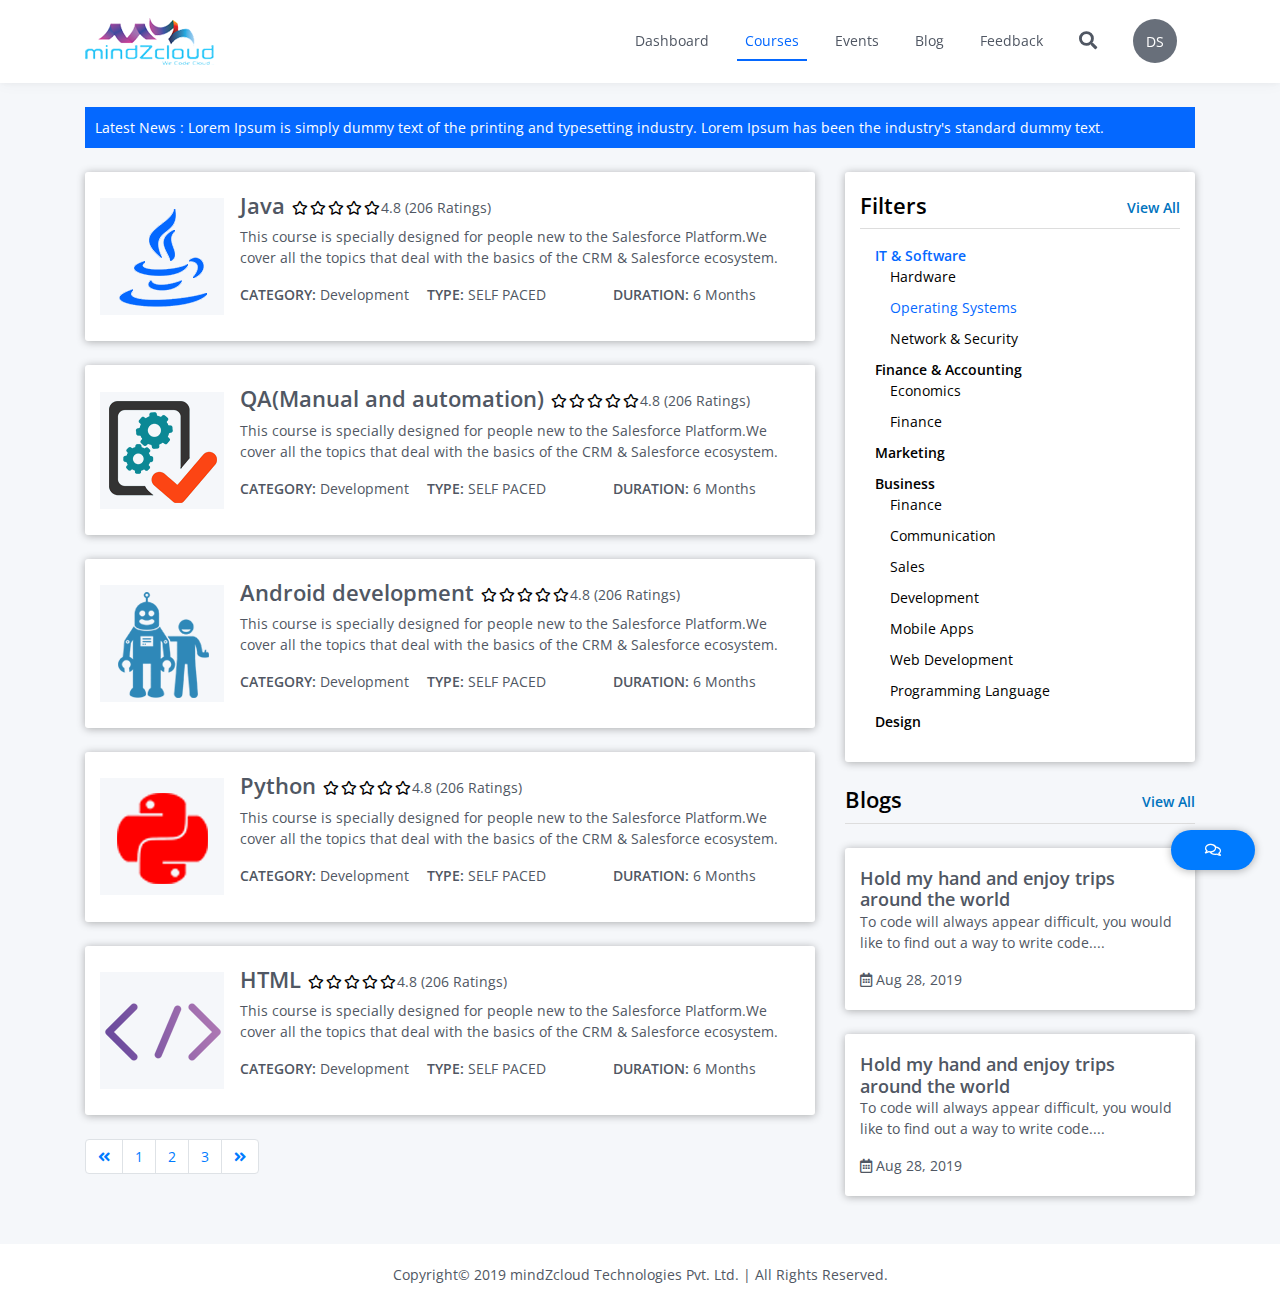
<file: course-list.html>
<!doctype html>
<html lang="en">
  <head>
    <!-- Required meta tags -->
    <meta charset="utf-8">
    <meta name="viewport" content="width=device-width, initial-scale=1, shrink-to-fit=no">

    <!-- Bootstrap CSS -->
    <link rel="stylesheet" href="css/bootstrap.min.css">
    <link rel="stylesheet" href="https://use.fontawesome.com/releases/v5.8.1/css/all.css">
    <link rel="stylesheet" href="css/custom.css">
    <link rel="stylesheet" href="css/animate.css">
    <link href="https://fonts.googleapis.com/css?family=Open+Sans:300,400,600,700&display=swap" rel="stylesheet"> 
    
    <title>Courses List</title>
  </head>
  <body>
    <nav class="navbar navbar-expand-lg navbar-light bg-light sticky-top">
      <div class="container">
              <a class="navbar-brand" href="#"><img src="img/logo.png" alt="logo"/></a>
              <button class="navbar-toggler" type="button" data-toggle="collapse" data-target="#navbarText" aria-controls="navbarText" aria-expanded="false" aria-label="Toggle navigation">
                <span class="navbar-toggler-icon"></span>
              </button>
              <div class="collapse navbar-collapse" id="navbarText">
                <ul class="navbar-nav ml-auto">
                  <li class="nav-item">
                    <a class="nav-link" href="#">Dashboard</a>
                  </li>
                  <li class="nav-item active">
                    <a class="nav-link" href="#">Courses</a>
                  </li>
                  <li class="nav-item">
                    <a class="nav-link" href="#">Events</a>
                  </li>
                  <li class="nav-item">
                    <a class="nav-link" href="#">Blog</a>
                  </li>
                  <li class="nav-item">
                    <a class="nav-link" href="#">Feedback</a>
                  </li>
                  <li class="nav-item search">
                    <a class="nav-link" href="#"><i class="fas fa-search"></i></a>
                    <div class="search-from animated fadeIn">
                      <form>
                        <input type="text" placeholder="Search here" />
                      </form>
                    </div>
                  </li>
                  <li class="nav-item dropdown">
                      <a class="nav-link dropdown-toggle" href="#" id="userDropdown" role="button" data-toggle="dropdown" aria-haspopup="true" aria-expanded="false">
                        <span>DS</span>
                      </a>
                      <!-- Dropdown - User Information -->
                      <div class="dropdown-menu dropdown-menu-right shadow animated--grow-in" aria-labelledby="userDropdown">
                        <a class="dropdown-item" href="#">
                          <i class="fas fa-user fa-sm fa-fw mr-2 text-gray-400"></i>
                          Profile
                        </a>
                        <a class="dropdown-item" href="#">
                          <i class="fas fa-cogs fa-sm fa-fw mr-2 text-gray-400"></i>
                          Settings
                        </a>
                        <a class="dropdown-item" href="#">
                          <i class="fas fa-list fa-sm fa-fw mr-2 text-gray-400"></i>
                          Activity Log
                        </a>
                        <div class="dropdown-divider"></div>
                        <a class="dropdown-item" href="#" data-toggle="modal" data-target="#logoutModal">
                          <i class="fas fa-sign-out-alt fa-sm fa-fw mr-2 text-gray-400"></i>
                          Logout
                        </a>
                      </div>
                  </li>
                </ul>
              </div>
      </div>
      
    </nav>
    <section class="latest-news mt-4">
      <div class="container">
        <div class="row">
          <div class="col-lg-12">
            <p><span>Latest News : </span> Lorem Ipsum is simply dummy text of the printing and typesetting industry. Lorem Ipsum has been the industry's standard dummy text.</p>
          </div>
        </div>
      </div>
    </section>
    <section class="courses-listing-section mt-4 mb-5">
      <div class="container">
        <div class="row">
          <div class="col-lg-8">
            <div class="row">
              <div class="col-lg-12 mb-4">
                <div class="block-bg d-flex justify-content-between">
                  <div class="block-img mr-3">
                    <img src="img/java.png" alt="Course image"/>
                  </div>
                  <div class="block-content blog-list">
                    <div class="course-head">
                      <h2 class="mb-2"><a href="#">Java</a> </h2>
                      <div class="rating-block">
                        <fieldset class="rating">
                          <input type="radio" id="star2half" name="rating" value="2 and a half" />
                          <label class="half" for="star2half" title="Kinda bad - 2.5 stars"><i class="far fa-star"></i></label>
                          <input type="radio" id="star3half" name="rating" value="3 and a half" />
                          <label class="half" for="star3half" title="Meh - 3.5 stars"><i class="far fa-star"></i></label>
                          <input type="radio" id="star4" name="rating" value="4" />
                          <label class = "full" for="star4" title="Pretty good - 4 stars"><i class="far fa-star"></i></label>
                          <input type="radio" id="star4half" name="rating" value="4 and a half" />
                          <label class="half" for="star4half" title="Pretty good - 4.5 stars"><i class="far fa-star"></i></label>
                          <input type="radio" id="star5" name="rating" value="5" />
                          <label class = "full" for="star5" title="Awesome - 5 stars"><i class="far fa-star"></i></label>
                          
                        </fieldset>
                        <p>4.8 (206 Ratings)</p>
                        </div> 
                    </div>

                    <p>This course is specially designed for people new to the Salesforce Platform.We cover all the topics that deal with the basics of the CRM & Salesforce ecosystem.</p>
                    <div class="course-info d-flex justify-content-between">
                      <p><span>CATEGORY:</span> Development </p>
                      <p><span>TYPE:</span> SELF PACED </p>
                      <p><span>Duration:</span> 6 Months</p>
                    </div>
                  </div>
                  
                </div>
              </div>
              <div class="col-lg-12 mb-4">
                <div class="block-bg d-flex justify-content-between">
                  <div class="block-img mr-3">
                    <img src="img/qa.png" alt="Course image"/>
                  </div>
                  <div class="block-content blog-list">
                    <div class="course-head">
                      <h2 class="mb-2"><a href="#">QA(Manual and automation)</a> </h2>
                      <div class="rating-block">
                        <fieldset class="rating">
                          <input type="radio" id="star2half" name="rating" value="2 and a half" />
                          <label class="half" for="star2half" title="Kinda bad - 2.5 stars"><i class="far fa-star"></i></label>
                          <input type="radio" id="star3half" name="rating" value="3 and a half" />
                          <label class="half" for="star3half" title="Meh - 3.5 stars"><i class="far fa-star"></i></label>
                          <input type="radio" id="star4" name="rating" value="4" />
                          <label class = "full" for="star4" title="Pretty good - 4 stars"><i class="far fa-star"></i></label>
                          <input type="radio" id="star4half" name="rating" value="4 and a half" />
                          <label class="half" for="star4half" title="Pretty good - 4.5 stars"><i class="far fa-star"></i></label>
                          <input type="radio" id="star5" name="rating" value="5" />
                          <label class = "full" for="star5" title="Awesome - 5 stars"><i class="far fa-star"></i></label>
                          
                        </fieldset>
                        <p>4.8 (206 Ratings)</p>
                        </div> 
                    </div>
                    <p>This course is specially designed for people new to the Salesforce Platform.We cover all the topics that deal with the basics of the CRM & Salesforce ecosystem.</p>
                    <div class="course-info d-flex justify-content-between">
                      <p><span>CATEGORY:</span> Development </p>
                      <p><span>TYPE:</span> SELF PACED </p>
                      <p><span>Duration:</span> 6 Months</p>
                    </div>
                  </div>
                  
                </div>
              </div>
              <div class="col-lg-12 mb-4">
                <div class="block-bg d-flex justify-content-between">
                  <div class="block-img mr-3">
                    <img src="img/android.png" alt="Course image"/>
                  </div>
                  <div class="block-content blog-list">
                    <div class="course-head">
                      <h2 class="mb-2"><a href="#">Android development</a> </h2>
                      <div class="rating-block">
                        <fieldset class="rating">
                          <input type="radio" id="star2half" name="rating" value="2 and a half" />
                          <label class="half" for="star2half" title="Kinda bad - 2.5 stars"><i class="far fa-star"></i></label>
                          <input type="radio" id="star3half" name="rating" value="3 and a half" />
                          <label class="half" for="star3half" title="Meh - 3.5 stars"><i class="far fa-star"></i></label>
                          <input type="radio" id="star4" name="rating" value="4" />
                          <label class = "full" for="star4" title="Pretty good - 4 stars"><i class="far fa-star"></i></label>
                          <input type="radio" id="star4half" name="rating" value="4 and a half" />
                          <label class="half" for="star4half" title="Pretty good - 4.5 stars"><i class="far fa-star"></i></label>
                          <input type="radio" id="star5" name="rating" value="5" />
                          <label class = "full" for="star5" title="Awesome - 5 stars"><i class="far fa-star"></i></label>
                          
                        </fieldset>
                        <p>4.8 (206 Ratings)</p>
                        </div> 
                    </div>
                    <p>This course is specially designed for people new to the Salesforce Platform.We cover all the topics that deal with the basics of the CRM & Salesforce ecosystem.</p>
                    <div class="course-info d-flex justify-content-between">
                      <p><span>CATEGORY:</span> Development </p>
                      <p><span>TYPE:</span> SELF PACED </p>
                      <p><span>Duration:</span> 6 Months</p>
                    </div>
                  </div>
                 
                </div>
              </div>
              <div class="col-lg-12 mb-4">
                <div class="block-bg d-flex justify-content-between">
                  <div class="block-img mr-3">
                    <img src="img/python.png" alt="Course image"/>
                  </div>
                  <div class="block-content blog-list">
                    <div class="course-head">
                      <h2 class="mb-2"><a href="#">Python</a> </h2>
                      <div class="rating-block">
                        <fieldset class="rating">
                          <input type="radio" id="star2half" name="rating" value="2 and a half" />
                          <label class="half" for="star2half" title="Kinda bad - 2.5 stars"><i class="far fa-star"></i></label>
                          <input type="radio" id="star3half" name="rating" value="3 and a half" />
                          <label class="half" for="star3half" title="Meh - 3.5 stars"><i class="far fa-star"></i></label>
                          <input type="radio" id="star4" name="rating" value="4" />
                          <label class = "full" for="star4" title="Pretty good - 4 stars"><i class="far fa-star"></i></label>
                          <input type="radio" id="star4half" name="rating" value="4 and a half" />
                          <label class="half" for="star4half" title="Pretty good - 4.5 stars"><i class="far fa-star"></i></label>
                          <input type="radio" id="star5" name="rating" value="5" />
                          <label class = "full" for="star5" title="Awesome - 5 stars"><i class="far fa-star"></i></label>
                          
                        </fieldset>
                        <p>4.8 (206 Ratings)</p>
                        </div> 
                    </div>
                    
                    <p>This course is specially designed for people new to the Salesforce Platform.We cover all the topics that deal with the basics of the CRM & Salesforce ecosystem.</p>
                    <div class="course-info d-flex justify-content-between">
                      <p><span>CATEGORY:</span> Development </p>
                      <p><span>TYPE:</span> SELF PACED </p>
                      <p><span>Duration:</span> 6 Months</p>
                    </div>
                  </div>
                 
                </div>
              </div>
              <div class="col-lg-12 mb-4">
                <div class="block-bg d-flex justify-content-between">
                  <div class="block-img mr-3">
                    <img src="img/html.png" alt="Course image"/>
                  </div>
                  <div class="block-content blog-list">
                    <div class="course-head">
                      <h2 class="mb-2"><a href="#">HTML</a> </h2>
                      <div class="rating-block">
                        <fieldset class="rating">
                          <input type="radio" id="star2half" name="rating" value="2 and a half" />
                          <label class="half" for="star2half" title="Kinda bad - 2.5 stars"><i class="far fa-star"></i></label>
                          <input type="radio" id="star3half" name="rating" value="3 and a half" />
                          <label class="half" for="star3half" title="Meh - 3.5 stars"><i class="far fa-star"></i></label>
                          <input type="radio" id="star4" name="rating" value="4" />
                          <label class = "full" for="star4" title="Pretty good - 4 stars"><i class="far fa-star"></i></label>
                          <input type="radio" id="star4half" name="rating" value="4 and a half" />
                          <label class="half" for="star4half" title="Pretty good - 4.5 stars"><i class="far fa-star"></i></label>
                          <input type="radio" id="star5" name="rating" value="5" />
                          <label class = "full" for="star5" title="Awesome - 5 stars"><i class="far fa-star"></i></label>
                          
                        </fieldset>
                        <p>4.8 (206 Ratings)</p>
                        </div> 
                    </div>
                   
                    <p>This course is specially designed for people new to the Salesforce Platform.We cover all the topics that deal with the basics of the CRM & Salesforce ecosystem.</p>
                    <div class="course-info d-flex justify-content-between">
                      <p><span>CATEGORY:</span> Development </p>
                      <p><span>TYPE:</span> SELF PACED </p>
                      <p><span>Duration:</span> 6 Months</p>
                    </div>
                  </div>
              
                </div>
              </div>
            </div>
            <div class="row">
              <div class="col-lg-12">
                <nav aria-label="Page navigation example">
                  <ul class="pagination">
                    <li class="page-item"><a class="page-link" href="#"><i class="fas fa-angle-double-left"></i></a></li>
                    <li class="page-item"><a class="page-link" href="#">1</a></li>
                    <li class="page-item"><a class="page-link" href="#">2</a></li>
                    <li class="page-item"><a class="page-link" href="#">3</a></li>
                    <li class="page-item"><a class="page-link" href="#"><i class="fas fa-angle-double-right"></i></a></li>
                  </ul>
                </nav>
              </div>
            </div>
          </div>
          <div class="col-lg-4">
            <div class="row">
              <div class="col-lg-12">
                  <div class="block-bg filter">
                    <div class="section-title">
                      <h2>Filters <a href="#">View All</a></h2>
                    </div>
                    <ul class="mt-3">
                      <li>
                        <a class="active" href="#">IT & Software</a>
                        <ul>
                          <li><a href="#">Hardware</a></li>
                          <li><a class="active" href="#">Operating Systems</a></li>
                          <li><a href="#">Network & Security</a></li>
                        </ul>
                      </li>
                      <li>
                        <a href="#">Finance & Accounting</a>
                        <ul>
                          <li><a href="#">Economics</a></li>
                          <li><a href="#">Finance</a></li>
                        </ul>
                      </li>
                      <li>
                        <a href="#">Marketing</a>
                      </li>
                      <li>
                        <a href="#">Business</a>
                        <ul>
                          <li><a href="#">Finance</a></li>
                          <li><a href="#">Communication</a></li>
                          <li><a href="#">Sales</a></li>
                          <li><a href="#">Development</a></li>
                          <li><a href="#">Mobile Apps</a></li>
                          <li><a href="#">Web Development</a></li>
                          <li><a href="#">Programming Language</a></li>
                        </ul>
                      </li>
                      <li>
                        <a href="#">Design</a>
                      </li>
                    </ul>
                  </div>
              </div>
            </div>
            <div class="row mt-4 right-section-list">
              <div class="col-lg-12">
                <div class="section-title">
                      <h2>Blogs <a href="#">View All</a></h2>
                </div>
              </div>
              <div class="col-lg-12 mt-4">
                <div class="block-bg blog-list">
                  <div class="blog-list-content block-content">
                    <h3 class="mb-2"><a href="#">Hold my hand and enjoy trips around the world</a></h3>
                    <p>To code will always appear difficult, you would like to find out a way to write code.... </p>
                    <div class="venue">
                      <div class="time">
                        <p class="mb-0"><i class="far fa-calendar-alt"></i> Aug 28, 2019</p>
                      </div>
                    </div>
                  </div>
                 
                </div>
              </div>
              <div class="col-lg-12 mt-4">
                <div class="block-bg blog-list">
                  <div class="blog-list-content block-content">
                    <h3 class="mb-2"><a href="#">Hold my hand and enjoy trips around the world</a></h3>
                    <p>To code will always appear difficult, you would like to find out a way to write code.... </p>
                    <div class="venue">
                      <div class="time">
                        <p class="mb-0"><i class="far fa-calendar-alt"></i> Aug 28, 2019</p>
                      </div>
                    </div>
                  </div>
                
                </div>
              </div>
            </div>  
            
          </div>
        </div>
      </div>
    </section>
    <footer>
      <div class="container">
        <div class="row">
          <div class="col-lg-12 text-center">
            <p class="mb-0">Copyright© 2019 mindZcloud Technologies Pvt. Ltd. | All Rights Reserved.</p>
          </div>
        </div>
      </div>
    </footer>
    <div
    <a href="#" class="feedback-icon" data-toggle="tooltip" data-placement="top" title="Share Feedback"><i class="far fa-comments"></i></a>
    <script src="https://code.jquery.com/jquery-3.3.1.slim.min.js"></script>
    <script src="https://cdnjs.cloudflare.com/ajax/libs/popper.js/1.14.7/umd/popper.min.js"></script>
    
    <script type="text/javascript">
      $(function () {
        $('[data-toggle="tooltip"]').tooltip()
      })
    </script>
  </body>
</html>
</file>
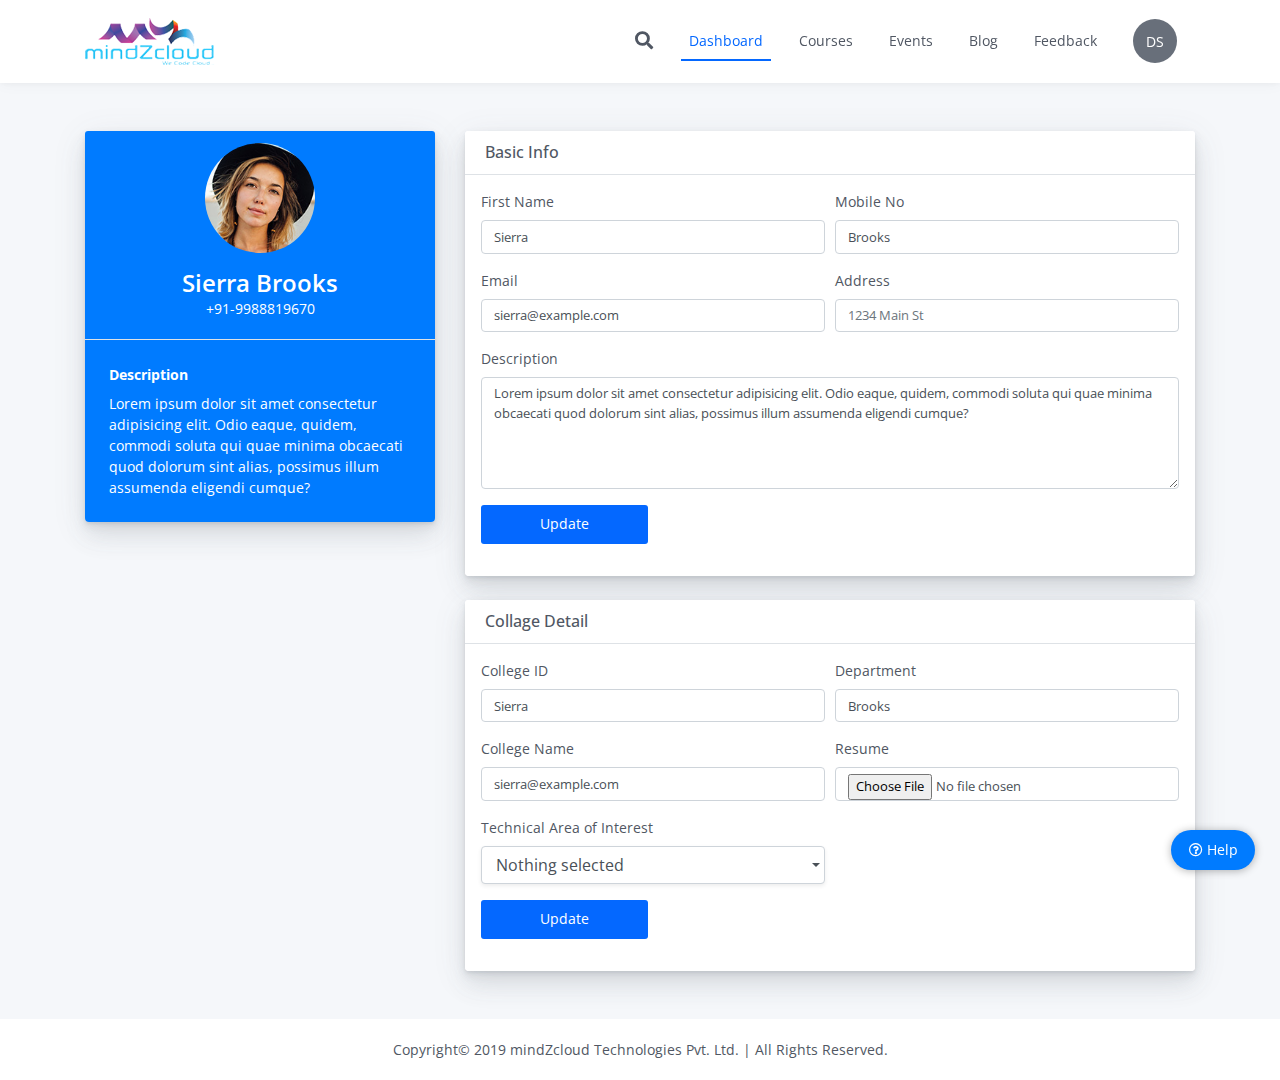
<file: edit-profile.html>
<!doctype html>
<html lang="en">
  <head>
    <!-- Required meta tags -->
    <meta charset="utf-8">
    <meta name="viewport" content="width=device-width, initial-scale=1, shrink-to-fit=no">

    <!-- Bootstrap CSS -->
    <link rel="stylesheet" href="css/bootstrap.min.css">
    <link rel="stylesheet" href="css/custom.css">
    <link rel="stylesheet" href="css/animate.css">
    <link href="https://fonts.googleapis.com/css?family=Open+Sans:300,400,600,700&display=swap" rel="stylesheet"> 
     <link rel="stylesheet" href="https://use.fontawesome.com/releases/v5.8.1/css/all.css">
     <link rel="stylesheet" href="css/bootstrap-select.min.css">
    <title>Edit Profile </title>
  </head>
  <body>
    <nav class="navbar navbar-expand-lg navbar-light bg-light sticky-top">
      <div class="container">
              <a class="navbar-brand" href="#"><img src="img/logo.png" alt="logo"/></a>
              <button class="navbar-toggler" type="button" data-toggle="collapse" data-target="#navbarText" aria-controls="navbarText" aria-expanded="false" aria-label="Toggle navigation">
                <span class="navbar-toggler-icon"></span>
              </button>
              <div class="collapse navbar-collapse" id="navbarText">
                <ul class="navbar-nav ml-auto">
                  <li class="nav-item search">
                    <a class="nav-link" href="#"><i class="fas fa-search"></i></a>
                    <div class="search-from animated fadeIn">
                      <form>
                        <input type="text" placeholder="Search here" />
                      </form>
                    </div>
                  </li>
                  <li class="nav-item active">
                    <a class="nav-link" href="#">Dashboard</a>
                  </li>
                  <li class="nav-item">
                    <a class="nav-link" href="#">Courses</a>
                  </li>
                  <li class="nav-item">
                    <a class="nav-link" href="#">Events</a>
                  </li>
                  <li class="nav-item">
                    <a class="nav-link" href="#">Blog</a>
                  </li>
                  <li class="nav-item">
                    <a class="nav-link" href="#">Feedback</a>
                  </li>
                  <li class="nav-item dropdown">
                      <a class="nav-link dropdown-toggle" href="#" id="userDropdown" role="button" data-toggle="dropdown" aria-haspopup="true" aria-expanded="false">
                        <span>DS</span>
                      </a>
                      <!-- Dropdown - User Information -->
                      <div class="dropdown-menu dropdown-menu-right shadow animated--grow-in" aria-labelledby="userDropdown">
                        <a class="dropdown-item" href="#">
                          <i class="fas fa-user fa-sm fa-fw mr-2 text-gray-400"></i>
                          Profile
                        </a>
                        <a class="dropdown-item" href="#">
                          <i class="fas fa-cogs fa-sm fa-fw mr-2 text-gray-400"></i>
                          Settings
                        </a>
                        <a class="dropdown-item" href="#">
                          <i class="fas fa-list fa-sm fa-fw mr-2 text-gray-400"></i>
                          Activity Log
                        </a>
                        <div class="dropdown-divider"></div>
                        <a class="dropdown-item" href="#" data-toggle="modal" data-target="#logoutModal">
                          <i class="fas fa-sign-out-alt fa-sm fa-fw mr-2 text-gray-400"></i>
                          Logout
                        </a>
                      </div>
                  </li>
                </ul>
              </div>
      </div>
      
    </nav>
    <section class="profile-section py-5">
    	<div class="container">
    		<div class="row">
              <div class="col-lg-4">
                <div class="card card-small mb-4">
                  <div class="card-header border-bottom text-center bg-primary text-white">
                    <div class="mb-3 mx-auto">
                      <img class="rounded-circle" src="img/0.jpg" alt="User Avatar" width="110"> </div>
                    <h4 class="mb-0 text-white">Sierra Brooks</h4>
                    <span class="d-block mb-2  text-white">+91-9988819670</span>
                  </div>
                  <ul class="list-group list-group-flush">
                    <li class="list-group-item p-4 bg-primary text-white">
                      <strong class="text-white d-block mb-2">Description</strong>
                      <span>Lorem ipsum dolor sit amet consectetur adipisicing elit. Odio eaque, quidem, commodi soluta qui quae minima obcaecati quod dolorum sint alias, possimus illum assumenda eligendi cumque?</span>
                    </li>
                  </ul>
                </div>
              </div>
              <div class="col-lg-8">
                <div class="card card-small mb-4">
                  <div class="card-header border-bottom">
                    <h6 class="m-0">Basic Info</h6>
                  </div>
                  <ul class="list-group list-group-flush">
                    <li class="list-group-item p-3">
                      <div class="row">
                        <div class="col">
                          <form>
                            <div class="form-row">
                              <div class="form-group col-md-6">
                                <label for="feFirstName">First Name</label>
                                <input type="text" class="form-control" id="feFirstName" placeholder="First Name" value="Sierra"> </div>
                              <div class="form-group col-md-6">
                                <label for="feLastName">Mobile No</label>
                                <input type="text" class="form-control" id="feLastName" placeholder="Last Name" value="Brooks"> </div>
                            </div>
                            <div class="form-row">
                              <div class="form-group col-md-6">
                                <label for="feEmailAddress">Email</label>
                                <input type="email" class="form-control" id="feEmailAddress" placeholder="Email" value="sierra@example.com"> </div>
                                <div class="form-group col-md-6">
                              <label for="feInputAddress">Address</label>
                              <input type="text" class="form-control" id="feInputAddress" placeholder="1234 Main St"> </div>
                            </div>
                            <div class="form-row">
                              <div class="form-group col-md-12">
                                <label for="feDescription">Description</label>
                                <textarea class="form-control" name="feDescription" rows="5">Lorem ipsum dolor sit amet consectetur adipisicing elit. Odio eaque, quidem, commodi soluta qui quae minima obcaecati quod dolorum sint alias, possimus illum assumenda eligendi cumque?</textarea>
                              </div>
                            </div>
                            <div class="form-row">
                              <div class="form-group col-md-3">
                               <a href="#" class="blue-btn">Update</a>
                              </div>
                            </div>
                          </form>
                        </div>
                      </div>
                    </li>
                  </ul>
                </div>
                <div class="card card-small">
                  <div class="card-header border-bottom">
                    <h6 class="m-0">Collage Detail</h6>
                  </div>
                  <ul class="list-group list-group-flush">
                    <li class="list-group-item p-3">
                      <div class="row">
                        <div class="col">
                          <form>
                            <div class="form-row">
                              <div class="form-group col-md-6">
                                <label for="feFirstName">College ID</label>
                                <input type="text" class="form-control" id="feFirstName" placeholder="First Name" value="Sierra"> </div>
                              <div class="form-group col-md-6">
                                <label for="feLastName">Department</label>
                                <input type="text" class="form-control" id="feLastName" placeholder="Last Name" value="Brooks"> </div>
                            </div>
                            <div class="form-row">
                              <div class="form-group col-md-6">
                                <label for="feEmailAddress">College Name</label>
                                <input type="email" class="form-control" id="feEmailAddress" placeholder="Email" value="sierra@example.com"> </div>
                                <div class="form-group col-md-6">
                              <label for="feInputAddress">Resume</label>
                              <input type="file" class="form-control" id="feInputAddress" placeholder="1234 Main St"> </div>
                            </div>
                            <div class="form-row">
                              <div class="form-group col-md-6">
                                <label for="feEmailAddress">Technical Area of Interest</label>
                                <select multiple data-style="bg-white rounded-pill px-4 py-3 shadow-sm " class="selectpicker w-100">
                                    <option>United Kingdom</option>
                                    <option>United States</option>
                                    <option>France</option>
                                    <option>Germany</option>
                                    <option>Italy</option>
                                </select>
                              </div>
                            </div>
                            <div class="form-row">
                              <div class="form-group col-md-3">
                               <a href="#" class="blue-btn">Update</a>
                              </div>
                            </div>
                          </form>
                        </div>
                      </div>
                    </li>
                  </ul>
                </div>
              </div>
            </div>
    	</div>
    </section>
    <footer>
      <div class="container">
        <div class="row">
          <div class="col-lg-12 text-center">
            <p class="mb-0">Copyright© 2019 mindZcloud Technologies Pvt. Ltd. | All Rights Reserved.</p>
          </div>
        </div>
      </div>
    </footer>
   <a href="#" class="feedback-icon" data-toggle="tooltip" data-placement="top" title="Share Feedback"><i class="far fa-question-circle"></i> Help</a>
    <script src="https://code.jquery.com/jquery-3.3.1.slim.min.js"></script>
    <script src="https://cdnjs.cloudflare.com/ajax/libs/popper.js/1.14.7/umd/popper.min.js"></script>
    <script src="js/bootstrap.min.js"></script>
    <script src="js/bootstrap-select.min.js"></script>
    <script type="text/javascript">
      $(".latst-add-block").hover(function () {
          $(this).toggleClass("animated flipOutX");
      });

      $(".outline-btn").hover(function () {
          $(this).toggleClass("animated fadeIn");
      });
      $(function () {
        $('[data-toggle="tooltip"]').tooltip()
      })
$(function () {
    $('.selectpicker').selectpicker();
});
    </script>
    
  </body>
</html>
</file>
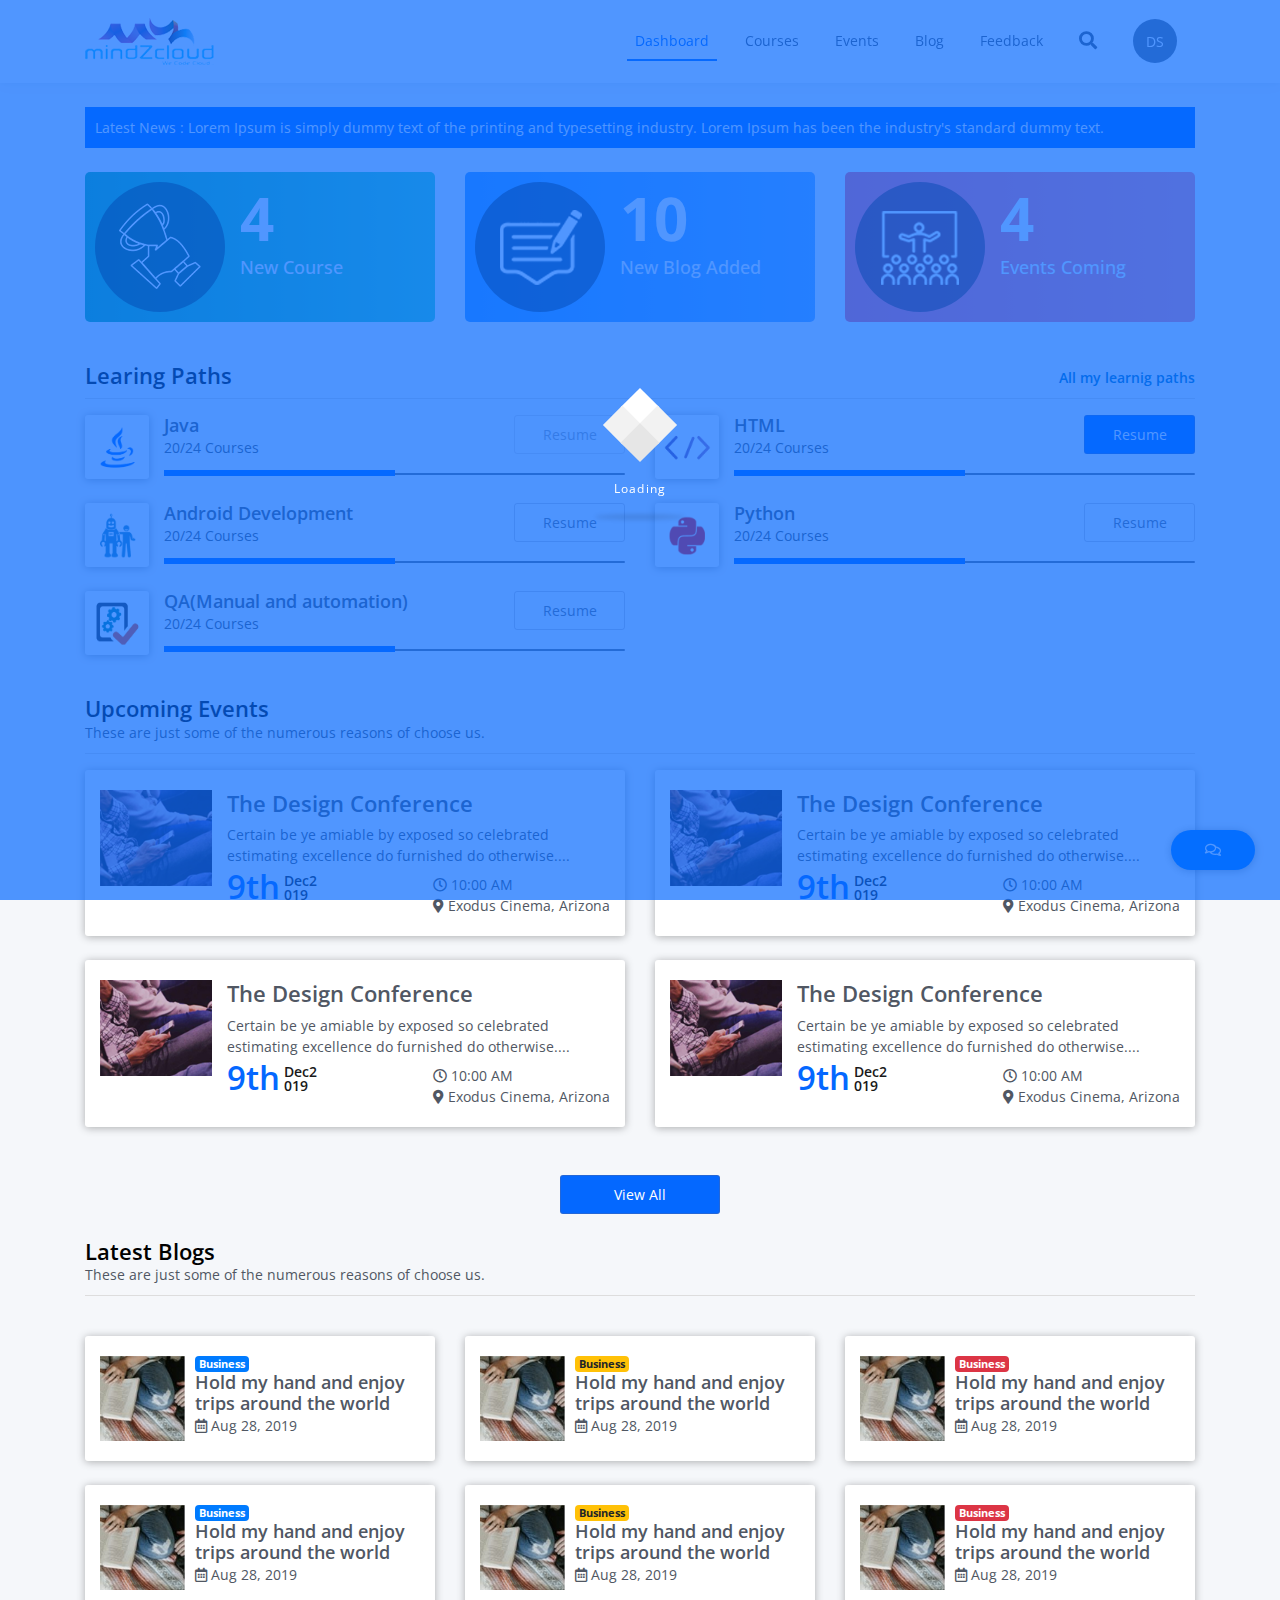
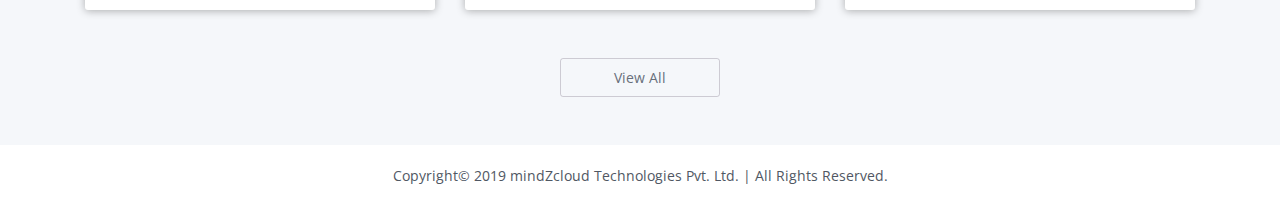
<file: index-loader.html>
<!doctype html>
<html lang="en">
  <head>
    <!-- Required meta tags -->
    <meta charset="utf-8">
    <meta name="viewport" content="width=device-width, initial-scale=1, shrink-to-fit=no">

    <!-- Bootstrap CSS -->
    <link rel="stylesheet" href="css/bootstrap.min.css">
    <link rel="stylesheet" href="css/custom.css">
    <link rel="stylesheet" href="css/animate.css">
    <link href="https://fonts.googleapis.com/css?family=Open+Sans:300,400,600,700&display=swap" rel="stylesheet"> 
     <link rel="stylesheet" href="https://use.fontawesome.com/releases/v5.8.1/css/all.css">
    <title>Index</title>
  </head>
  <body>
    <div class="loader-bg">
    <div class="cube-wrapper">
      <div class="cube-folding">
        <span class="leaf1"></span>
        <span class="leaf2"></span>
        <span class="leaf3"></span>
        <span class="leaf4"></span>
      </div>
      <span class="loading" data-name="Loading">Loading</span>
    </div>
  </div>
    <nav class="navbar navbar-expand-lg navbar-light bg-light sticky-top">
      <div class="container">
              <a class="navbar-brand" href="#"><img src="img/logo.png" alt="logo"/></a>
              <button class="navbar-toggler" type="button" data-toggle="collapse" data-target="#navbarText" aria-controls="navbarText" aria-expanded="false" aria-label="Toggle navigation">
                <span class="navbar-toggler-icon"></span>
              </button>
              <div class="collapse navbar-collapse" id="navbarText">
                <ul class="navbar-nav ml-auto">
                  <li class="nav-item active">
                    <a class="nav-link" href="#">Dashboard</a>
                  </li>
                  <li class="nav-item">
                    <a class="nav-link" href="#">Courses</a>
                  </li>
                  <li class="nav-item">
                    <a class="nav-link" href="#">Events</a>
                  </li>
                  <li class="nav-item">
                    <a class="nav-link" href="#">Blog</a>
                  </li>
                  <li class="nav-item">
                    <a class="nav-link" href="#">Feedback</a>
                  </li>
                  <li class="nav-item search">
                    <a class="nav-link" href="#"><i class="fas fa-search"></i></a>
                    <div class="search-from animated fadeIn">
                      <form>
                        <input type="text" placeholder="Search here" />
                      </form>
                    </div>
                  </li>
                  <li class="nav-item dropdown">
                      <a class="nav-link dropdown-toggle" href="#" id="userDropdown" role="button" data-toggle="dropdown" aria-haspopup="true" aria-expanded="false">
                        <span>DS</span>
                      </a>
                      <!-- Dropdown - User Information -->
                      <div class="dropdown-menu dropdown-menu-right shadow animated--grow-in" aria-labelledby="userDropdown">
                        <a class="dropdown-item" href="#">
                          <i class="fas fa-user fa-sm fa-fw mr-2 text-gray-400"></i>
                          Profile
                        </a>
                        <a class="dropdown-item" href="#">
                          <i class="fas fa-cogs fa-sm fa-fw mr-2 text-gray-400"></i>
                          Settings
                        </a>
                        <a class="dropdown-item" href="#">
                          <i class="fas fa-list fa-sm fa-fw mr-2 text-gray-400"></i>
                          Activity Log
                        </a>
                        <div class="dropdown-divider"></div>
                        <a class="dropdown-item" href="#" data-toggle="modal" data-target="#logoutModal">
                          <i class="fas fa-sign-out-alt fa-sm fa-fw mr-2 text-gray-400"></i>
                          Logout
                        </a>
                      </div>
                  </li>
                </ul>
              </div>
      </div>
      
    </nav>
    <section class="latest-news mt-4 animated fadeInLeft">
      <div class="container">
        <div class="row">
          <div class="col-lg-12">
            <p><span>Latest News : </span> Lorem Ipsum is simply dummy text of the printing and typesetting industry. Lorem Ipsum has been the industry's standard dummy text.</p>
          </div>
        </div>
      </div>
    </section>
    <section class="lasted-add mt-4">
      <div class="container">
        <div class="row">
          <div class="col-lg-4 mb-4">
            <a class="latst-add-block latest-courses" href="#">
              <div class="icon">
                <img class="img-fluid" src="img/new-courses.png" alt="New Courses" />
              </div>
              <div class="content">
                <h2>4</h2>
                <p>New Course</p>
              </div>
              <div class="block-hover">
                <div class="content">
                  <h2>10</h2>
                  <p>Total Course</p>
                </div>
                <div class="content">
                  <h2>4</h2>
                  <p>New Course</p>
                </div>
              </div>
            </a>
          </div>
          <div class="col-lg-4 mb-4">
            <a class="latst-add-block new-blogs animated" href="#">
              <div class="icon">
                <img class="img-fluid" src="img/new-blog.png" alt="New Courses" />
              </div>
              <div class="content">
                <h2>10</h2>
                <p>New Blog Added</p>
              </div>
              <div class="block-hover">
                <div class="content">
                  <h2>10</h2>
                  <p>Total Blog</p>
                </div>
                <div class="content">
                  <h2>4</h2>
                  <p>New Blogs</p>
                </div>
              </div>
            </a>
          </div>
          <div class="col-lg-4 mb-4">
            <a class="latst-add-block new-events animated" href="#">
              <div class="icon">
                <img class="img-fluid" src="img/new-events.png" alt="New Courses" />
              </div>
              <div class="content">
                <h2>4</h2>
                <p>Events Coming</p>
              </div>
            <!--   <span><i class="fas fa-angle-double-right"></i></span> -->
              <div class="block-hover">
                <div class="content">
                  <h2>10</h2>
                  <p>Total Events</p>
                </div>
                <div class="content">
                  <h2>4</h2>
                  <p>New Events</p>
                </div>
              </div>
            </a>
          </div>
        </div>
      </div>
    </section>
    <section class="learingpath-section mt-3">
      <div class="container">
        <div class="row mb-3">
          <div class="col-lg-12">
            <div class="section-title">
              <h2>Learing Paths <a href="#">All my learnig paths</a></h2>
            </div>
          </div>
        </div>
        <div class="row">
          <div class="col-lg-6 mb-4">
            <div class="course-progress d-flex justify-content-between">
              <div class="course-icon">
                <img class="img-fluid" src="img/java.png" alt="course-image" />
              </div>
              <div class="course-text flex-fill">
                <div class="course-text-top d-flex justify-content-between">
                  <div class="course-text-top-info">  
                    <h3>Java</h3>
                    <p>20/24 Courses</p>
                  </div>
                  <a href="#" class="outline-btn disabled">Resume</a>
                </div>
                <div class="progress">
                  <div class="progress-bar bg-info" role="progressbar" style="width: 50%" aria-valuenow="50" aria-valuemin="0" aria-valuemax="100"></div>
                </div>
              </div>
            </div>
          </div>
          <div class="col-lg-6 mb-4">
            <div class="course-progress d-flex justify-content-between">
              <div class="course-icon">
                <img class="img-fluid" src="img/html.png" alt="course-image" />
              </div>
              <div class="course-text flex-fill">
                <div class="course-text-top d-flex justify-content-between">
                  <div class="course-text-top-info">  
                    <h3>HTML</h3>
                    <p>20/24 Courses</p>
                  </div>
                  <a href="#" class="active outline-btn">Resume</a>
                </div>
                <div class="progress">
                  <div class="progress-bar bg-info" role="progressbar" style="width: 50%" aria-valuenow="50" aria-valuemin="0" aria-valuemax="100"></div>
                </div>
              </div>
            </div>
          </div>
        </div>
        <div class="row">
          <div class="col-lg-6 mb-4">
            <div class="course-progress d-flex justify-content-between">
              <div class="course-icon">
                <img class="img-fluid" src="img/android.png" alt="course-image" />
              </div>
              <div class="course-text flex-fill">
                <div class="course-text-top d-flex justify-content-between">
                  <div class="course-text-top-info">  
                    <h3>Android Development</h3>
                    <p>20/24 Courses</p>
                  </div>
                  <a href="#" class="outline-btn">Resume</a>
                </div>
                <div class="progress">
                  <div class="progress-bar bg-info" role="progressbar" style="width: 50%" aria-valuenow="50" aria-valuemin="0" aria-valuemax="100"></div>
                </div>
              </div>
            </div>
          </div>
          <div class="col-lg-6 mb-4">
            <div class="course-progress d-flex justify-content-between">
              <div class="course-icon">
                <img class="img-fluid" src="img/python.png" alt="course-image" />
              </div>
              <div class="course-text flex-fill">
                <div class="course-text-top d-flex justify-content-between">
                  <div class="course-text-top-info">  
                    <h3>Python</h3>
                    <p>20/24 Courses</p>
                  </div>
                  <a href="#" class="outline-btn">Resume</a>
                </div>
                <div class="progress">
                  <div class="progress-bar bg-info" role="progressbar" style="width: 50%" aria-valuenow="50" aria-valuemin="0" aria-valuemax="100"></div>
                </div>
              </div>
            </div>
          </div>
        </div>
        <div class="row">
          <div class="col-lg-6 mb-4">
            <div class="course-progress d-flex justify-content-between">
              <div class="course-icon">
                <img class="img-fluid" src="img/qa.png" alt="course-image" />
              </div>
              <div class="course-text flex-fill">
                <div class="course-text-top d-flex justify-content-between">
                  <div class="course-text-top-info">  
                    <h3>QA(Manual and automation)</h3>
                    <p>20/24 Courses</p>
                  </div>
                  <a href="#" class="outline-btn">Resume</a>
                </div>
                <div class="progress">
                  <div class="progress-bar bg-info" role="progressbar" style="width: 50%" aria-valuenow="50" aria-valuemin="0" aria-valuemax="100"></div>
                </div>
              </div>
            </div>
          </div>
        </div>
      </div>
    </section>
    <section class="upcoming-events mt-3">
      <div class="container">
        <div class="row mb-3">
          <div class="col-lg-12">
            <div class="section-title">
              <h2>Upcoming Events</h2>
              <p class="mb-0">These are just some of the numerous reasons of choose us.</p>
            </div>
          </div>
        </div>
        <div class="row">
          <div class="col-lg-6 mb-4">
            <div class="block-bg event-list d-flex justify-content-between">
              <div class="block-img event-img">
                <img class="img-fluid" src="img/event-img.jpg" alt="event image" />
              </div>
              <div class="event-list-content block-content">
                <h2 class="mb-2"><a href="#">The Design Conference</a></h2>
                <p class="mb-2">Certain be ye amiable by exposed so celebrated estimating excellence do furnished do otherwise....</p>
                <div class="venue d-flex justify-content-between">
                  <div class="date">
                    <h2 class="mb-0">9th <span>Dec2019</span></h2>
                  </div>
                  <div class="time">
                    <p class="mb-0"><i class="far fa-clock"></i> 10:00 AM</p>
                    <p class="mb-0"><i class="fas fa-map-marker-alt"></i> Exodus Cinema, Arizona</p>
                  </div>
                </div>
              </div>
            </div>
          </div>
          <div class="col-lg-6 mb-4">
            <div class="block-bg event-list d-flex justify-content-between">
              <div class="block-img event-img">
                <img class="img-fluid" src="img/event-img.jpg" alt="event image" />
              </div>
              <div class="event-list-content block-content">
                <h2 class="mb-2"><a href="#">The Design Conference</a></h2>
                <p class="mb-2">Certain be ye amiable by exposed so celebrated estimating excellence do furnished do otherwise....</p>
                <div class="venue d-flex justify-content-between">
                  <div class="date">
                    <h2 class="mb-0">9th <span>Dec2019</span></h2>
                  </div>
                  <div class="time">
                    <p class="mb-0"><i class="far fa-clock"></i> 10:00 AM</p>
                    <p class="mb-0"><i class="fas fa-map-marker-alt"></i> Exodus Cinema, Arizona</p>
                  </div>
                </div>
              </div>
            </div>
          </div>
        </div>
        <div class="row">
          <div class="col-lg-6 mb-4">
            <div class="block-bg event-list d-flex justify-content-between">
              <div class="block-img event-img">
                <img class="img-fluid" src="img/event-img.jpg" alt="event image" />
              </div>
              <div class="event-list-content block-content">
                <h2 class="mb-2"><a href="#">The Design Conference</a></h2>
                <p class="mb-2">Certain be ye amiable by exposed so celebrated estimating excellence do furnished do otherwise....</p>
                <div class="venue d-flex justify-content-between">
                  <div class="date">
                    <h2 class="mb-0">9th <span>Dec2019</span></h2>
                  </div>
                  <div class="time">
                    <p class="mb-0"><i class="far fa-clock"></i> 10:00 AM</p>
                    <p class="mb-0"><i class="fas fa-map-marker-alt"></i> Exodus Cinema, Arizona</p>
                  </div>
                </div>
              </div>
            </div>
          </div>
          <div class="col-lg-6 mb-4">
            <div class="block-bg event-list d-flex justify-content-between">
              <div class="block-img event-img">
                <img class="img-fluid" src="img/event-img.jpg" alt="event image" />
              </div>
              <div class="event-list-content block-content">
                <h2 class="mb-2"><a href="#">The Design Conference</a></h2>
                <p class="mb-2">Certain be ye amiable by exposed so celebrated estimating excellence do furnished do otherwise....</p>
                <div class="venue d-flex justify-content-between">
                  <div class="date">
                    <h2 class="mb-0">9th <span>Dec2019</span></h2>
                  </div>
                  <div class="time">
                    <p class="mb-0"><i class="far fa-clock"></i> 10:00 AM</p>
                    <p class="mb-0"><i class="fas fa-map-marker-alt"></i> Exodus Cinema, Arizona</p>
                  </div>
                </div>
              </div>
            </div>
          </div>
        </div>
        <div class="row justify-content-center my-4">
          <div class="col-lg-2">
            <a class="active outline-btn w-100" href="#">View All</a>
          </div>
        </div>  
      </div>
    </section>
    <section class="latest-blogs">
      <div class="container">
        <div class="row mb-3">
          <div class="col-lg-12">
            <div class="section-title">
              <h2>Latest Blogs</h2>
              <p class="mb-0">These are just some of the numerous reasons of choose us.</p>
            </div>
          </div>
        </div>
        <div class="row">
          <div class="col-lg-4 mt-4">
            <div class="block-bg blog-list d-flex justify-content-between">
              <div class="block-img blog-img">
                <img class="img-fluid" src="img/blog-img.jpg" alt="event image" />
              </div>
              <div class="blog-list-content block-content">
                <a href="#" class="cat-business badge badge-primary">Business</a>
                <h3 class="mb-2"><a href="#">Hold my hand and enjoy trips around the world</a></h3>
                <div class="venue">
                  <div class="time">
                    <p class="mb-0"><i class="far fa-calendar-alt"></i> Aug 28, 2019</p>
                  </div>
                </div>
              </div>
            </div>
          </div>
          <div class="col-lg-4 mt-4">
            <div class="block-bg blog-list d-flex justify-content-between">
              <div class="block-img blog-img">
                <img class="img-fluid" src="img/blog-img.jpg" alt="event image" />
              </div>
              <div class="blog-list-content block-content">
                <a href="#" class="cat-business badge badge-warning">Business</a>
                <h3 class="mb-2"><a href="#">Hold my hand and enjoy trips around the world</a></h3>
                <div class="venue">
                  <div class="time">
                    <p class="mb-0"><i class="far fa-calendar-alt"></i> Aug 28, 2019</p>
                  </div>
                </div>
              </div>
            </div>
          </div>
          <div class="col-lg-4 mt-4">
            <div class="block-bg blog-list d-flex justify-content-between">
              <div class="block-img blog-img">
                <img class="img-fluid" src="img/blog-img.jpg" alt="event image" />
              </div>
              <div class="blog-list-content block-content">
                <a href="#" class="cat-business badge badge-danger">Business</a>
                <h3 class="mb-2"><a href="#">Hold my hand and enjoy trips around the world</a></h3>
                <div class="venue">
                  <div class="time">
                    <p class="mb-0"><i class="far fa-calendar-alt"></i> Aug 28, 2019</p>
                  </div>
                </div>
              </div>
            </div>
          </div>
        </div>
        <div class="row">
          <div class="col-lg-4 mt-4">
            <div class="block-bg blog-list d-flex justify-content-between">
              <div class="block-img blog-img">
                <img class="img-fluid" src="img/blog-img.jpg" alt="event image" />
              </div>
              <div class="blog-list-content block-content">
                <a href="#" class="cat-business badge badge-primary">Business</a>
                <h3 class="mb-2"><a href="#">Hold my hand and enjoy trips around the world</a></h3>
                <div class="venue">
                  <div class="time">
                    <p class="mb-0"><i class="far fa-calendar-alt"></i> Aug 28, 2019</p>
                  </div>
                </div>
              </div>
            </div>
          </div>
          <div class="col-lg-4 mt-4">
            <div class="block-bg blog-list d-flex justify-content-between">
              <div class="block-img blog-img">
                <img class="img-fluid" src="img/blog-img.jpg" alt="event image" />
              </div>
              <div class="blog-list-content block-content">
                <a href="#" class="cat-business badge badge-warning">Business</a>
                <h3 class="mb-2"><a href="#">Hold my hand and enjoy trips around the world</a></h3>
                <div class="venue">
                  <div class="time">
                    <p class="mb-0"><i class="far fa-calendar-alt"></i> Aug 28, 2019</p>
                  </div>
                </div>
              </div>
            </div>
          </div>
          <div class="col-lg-4 mt-4">
            <div class="block-bg blog-list d-flex justify-content-between">
              <div class="block-img blog-img">
                <img class="img-fluid" src="img/blog-img.jpg" alt="event image" />
              </div>
              <div class="blog-list-content block-content">
                <a href="#" class="cat-business badge badge-danger">Business</a>
                <h3 class="mb-2"><a href="#">Hold my hand and enjoy trips around the world</a></h3>
                <div class="venue">
                  <div class="time">
                    <p class="mb-0"><i class="far fa-calendar-alt"></i> Aug 28, 2019</p>
                  </div>
                </div>
              </div>
            </div>
          </div>
        </div>
        <div class="row justify-content-center my-5">
          <div class="col-lg-2">
            <a class="outline-btn w-100" href="#">View All</a>
          </div>
        </div>  
      </div>
    </section>
    <footer>
      <div class="container">
        <div class="row">
          <div class="col-lg-12 text-center">
            <p class="mb-0">Copyright© 2019 mindZcloud Technologies Pvt. Ltd. | All Rights Reserved.</p>
          </div>
        </div>
      </div>
    </footer>
    <a href="#" class="feedback-icon" data-toggle="tooltip" data-placement="top" title="Share Feedback"><i class="far fa-comments"></i></a>
    <script src="https://code.jquery.com/jquery-3.3.1.slim.min.js"></script>
    <script src="https://cdnjs.cloudflare.com/ajax/libs/popper.js/1.14.7/umd/popper.min.js"></script>
    <script src="js/bootstrap.min.js"></script>
    <script type="text/javascript">
      $(".latst-add-block").hover(function () {
          $(this).toggleClass("animated flipOutX");
      });

      $(".outline-btn").hover(function () {
          $(this).toggleClass("animated fadeIn");
      });
      $(function () {
        $('[data-toggle="tooltip"]').tooltip()
      })

    </script>
  </body>
</html>
</file>
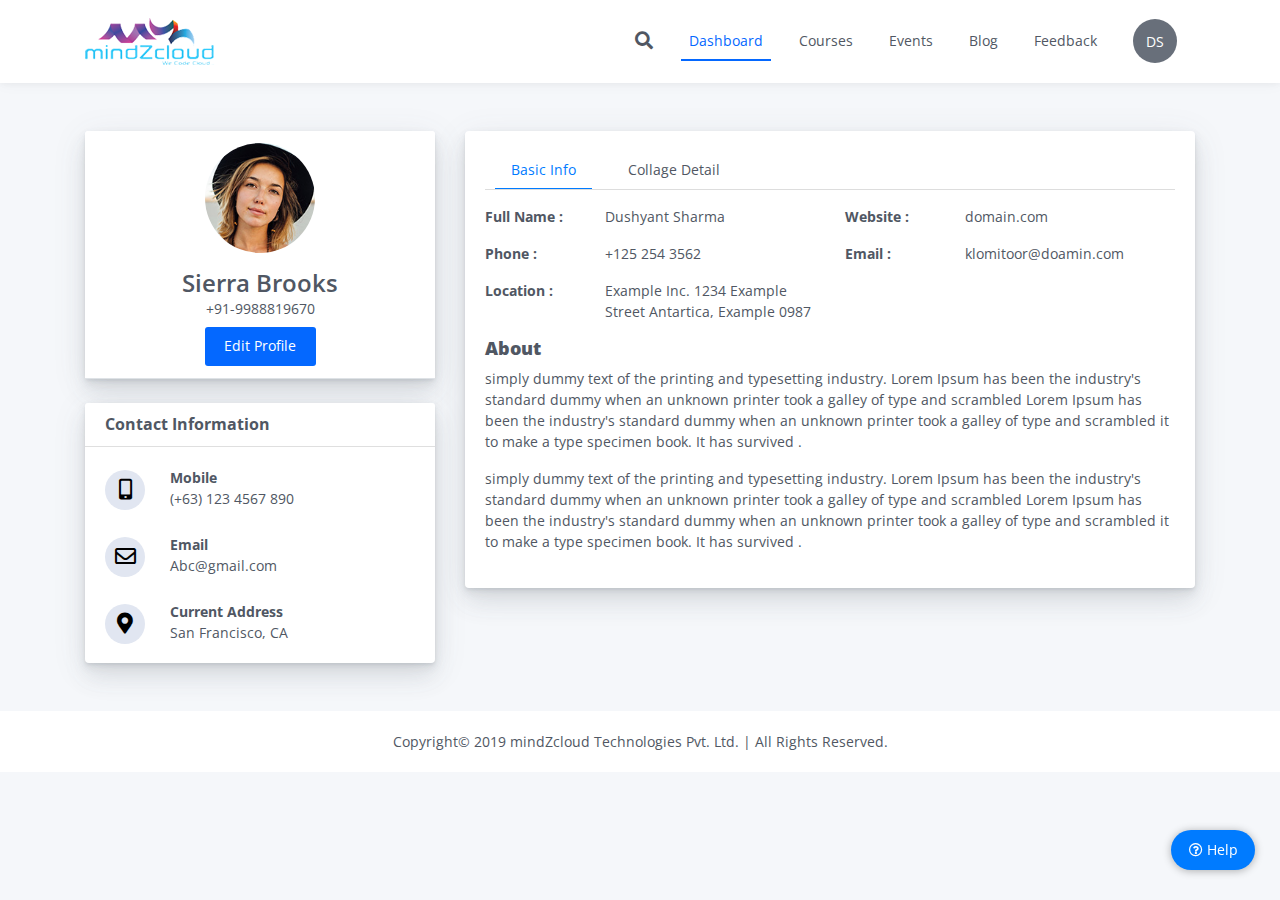
<file: profile.html>
<!doctype html>
<html lang="en">
  <head>
    <!-- Required meta tags -->
    <meta charset="utf-8">
    <meta name="viewport" content="width=device-width, initial-scale=1, shrink-to-fit=no">

    <!-- Bootstrap CSS -->
    <link rel="stylesheet" href="css/bootstrap.min.css">
    <link rel="stylesheet" href="css/custom.css">
    <link rel="stylesheet" href="css/animate.css">
    <link href="https://fonts.googleapis.com/css?family=Open+Sans:300,400,600,700&display=swap" rel="stylesheet"> 
     <link rel="stylesheet" href="https://use.fontawesome.com/releases/v5.8.1/css/all.css">
    <title>Profile</title>
  </head>
  <body>
    <nav class="navbar navbar-expand-lg navbar-light bg-light sticky-top">
      <div class="container">
              <a class="navbar-brand" href="#"><img src="img/logo.png" alt="logo"/></a>
              <button class="navbar-toggler" type="button" data-toggle="collapse" data-target="#navbarText" aria-controls="navbarText" aria-expanded="false" aria-label="Toggle navigation">
                <span class="navbar-toggler-icon"></span>
              </button>
              <div class="collapse navbar-collapse" id="navbarText">
                <ul class="navbar-nav ml-auto">
                  <li class="nav-item search">
                    <a class="nav-link" href="#"><i class="fas fa-search"></i></a>
                    <div class="search-from animated fadeIn">
                      <form>
                        <input type="text" placeholder="Search here" />
                      </form>
                      <div class="search-down">
                        <ul>
                          <li><a href="#">Course list with days</a></li>
                          <li><a href="#">Course list with days</a></li>
                          <li><a href="#">Course list with days</a></li>
                          <li><a href="#">Course list with days</a></li>
                        </ul>
                      </div>
                    </div>
                  </li>
                  <li class="nav-item active">
                    <a class="nav-link" href="#">Dashboard</a>
                  </li>
                  <li class="nav-item">
                    <a class="nav-link" href="#">Courses</a>
                  </li>
                  <li class="nav-item">
                    <a class="nav-link" href="#">Events</a>
                  </li>
                  <li class="nav-item">
                    <a class="nav-link" href="#">Blog</a>
                  </li>
                  <li class="nav-item">
                    <a class="nav-link" href="#">Feedback</a>
                  </li>
                  <li class="nav-item dropdown">
                      <a class="nav-link dropdown-toggle" href="#" id="userDropdown" role="button" data-toggle="dropdown" aria-haspopup="true" aria-expanded="false">
                        <span>DS</span>
                      </a>
                      <!-- Dropdown - User Information -->
                      <div class="dropdown-menu dropdown-menu-right shadow animated--grow-in" aria-labelledby="userDropdown">
                        <a class="dropdown-item" href="#">
                          <i class="fas fa-user fa-sm fa-fw mr-2 text-gray-400"></i>
                          Profile
                        </a>
                        <a class="dropdown-item" href="#">
                          <i class="fas fa-cogs fa-sm fa-fw mr-2 text-gray-400"></i>
                          Settings
                        </a>
                        <a class="dropdown-item" href="#">
                          <i class="fas fa-list fa-sm fa-fw mr-2 text-gray-400"></i>
                          Activity Log
                        </a>
                        <div class="dropdown-divider"></div>
                        <a class="dropdown-item" href="#" data-toggle="modal" data-target="#logoutModal">
                          <i class="fas fa-sign-out-alt fa-sm fa-fw mr-2 text-gray-400"></i>
                          Logout
                        </a>
                      </div>
                  </li>
                </ul>
              </div>
      </div>
    </nav>
    <section class="profile-section py-5">
    	<div class="container">
    		<div class="row">
              <div class="col-lg-4">
                <div class="user-img card card-small mb-4">
                  <div class="card-header border-bottom text-center">
                    <div class="mb-3 mx-auto">
                      <img class="rounded-circle" src="img/0.jpg" alt="User Avatar" width="110"> </div>
                    <h4 class="mb-0 ">Sierra Brooks</h4>
                    <span class="d-block mb-2">+91-9988819670</span>
                    <a href="#" class="blue-btn">Edit Profile</a>
                  </div>
                </div>
                <div class="user-img card card-small border-0">
                   <div class="card-header custom-card-header">
                      <div>
                         <h6 class="card-title mb-0 font-weight-bold">Contact Information</h6>
                      </div>
                   </div>
                   <div class="card-body">
                      <div class="main-profile-contact-list">
                         <div class="media">
                            <div class="media-logo"> <i class="fas fa-mobile-alt"></i> </div>
                            <div class="media-body">
                               <span>Mobile</span> 
                               <div> (+63) 123 4567 890 </div>
                            </div>
                         </div>
                         <div class="media">
                            <div class="media-logo"> <i class="far fa-envelope"></i></div>
                            <div class="media-body">
                               <span>Email</span> 
                               <div>Abc@gmail.com </div>
                            </div>
                         </div>
                         <div class="media">
                            <div class="media-logo"> <i class="fas fa-map-marker-alt"></i> </div>
                            <div class="media-body">
                               <span>Current Address</span> 
                               <div> San Francisco, CA </div>
                            </div>
                         </div>
                      </div>
                   </div>
                   <div></div>
                </div>
              </div>
              <div class="col-lg-8 profile-info">
                <div class="card">
                  <div class="card-body">
                    <ul class="nav nav-pills mb-3" id="pills-tab" role="tablist">
                      <li class="nav-item">
                        <a class="nav-link active" id="pills-home-tab" data-toggle="pill" href="#pills-home" role="tab" aria-controls="pills-home" aria-selected="true">Basic Info</a>
                      </li>
                      <li class="nav-item">
                        <a class="nav-link" id="pills-profile-tab" data-toggle="pill" href="#pills-profile" role="tab" aria-controls="pills-profile" aria-selected="false">Collage Detail</a>
                      </li>
                    </ul>
                    <div class="tab-content" id="pills-tabContent">
                      <div class="tab-pane fade show active" id="pills-home" role="tabpanel" aria-labelledby="pills-home-tab">
                        <div class="row">
                          <div class="col-lg-6">
                            <div class="row mb-3">
                              <div class="col-lg-4"><strong>Full Name :</strong></div>
                              <div class="col-lg-8">Dushyant Sharma</div>
                            </div>
                            <div class="row mb-3">
                              <div class="col-lg-4"><strong>Phone :</strong></div>
                              <div class="col-lg-8">+125 254 3562</div>
                            </div>
                            <div class="row mb-3">
                              <div class="col-lg-4"><strong>Location :</strong></div>
                              <div class="col-lg-8">Example Inc. 1234 Example Street
                                      Antartica, Example 0987 </div>
                            </div>
                          </div>
                          <div class="col-lg-6">
                            <div class="row mb-3">
                              <div class="col-lg-4"><strong>Website :</strong></div>
                              <div class="col-lg-8">domain.com</div>
                            </div>
                            <div class="row mb-3">
                              <div class="col-lg-4"><strong>Email :</strong></div>
                              <div class="col-lg-8">klomitoor@doamin.com</div>
                            </div>
                          </div>
                        </div>
                        <div class="row">
                          <div class="col-lg-12">
                            <h3><strong>About</strong></h3>
                        <p>simply dummy text of the printing and typesetting industry. Lorem Ipsum has been the industry's standard dummy when an unknown printer took a galley of type and scrambled Lorem Ipsum has been the industry's standard dummy when an unknown printer took a galley of type and scrambled it to make a type specimen book. It has survived .</p>
                        <p>simply dummy text of the printing and typesetting industry. Lorem Ipsum has been the industry's standard dummy when an unknown printer took a galley of type and scrambled Lorem Ipsum has been the industry's standard dummy when an unknown printer took a galley of type and scrambled it to make a type specimen book. It has survived .</p>
                          </div>
                        </div>
                      </div>
                      <div class="tab-pane fade" id="pills-profile" role="tabpanel" aria-labelledby="pills-profile-tab">
                        <div class="row">
                          <div class="col-lg-6">
                            <div class="row mb-3">
                              <div class="col-lg-6"><strong>College ID :</strong></div>
                              <div class="col-lg-6">Z25454df</div>
                            </div>
                            <div class="row mb-3">
                              <div class="col-lg-6"><strong>Department :</strong></div>
                              <div class="col-lg-6">Front End Technology</div>
                            </div>
                            <div class="row mb-3">
                              <div class="col-lg-6"><strong>Technical area of interest :</strong></div>
                              <div class="col-lg-6">
                                <span class="badge badge-primary">database</span>
                                <span class="badge badge-primary">database</span>
                                <span class="badge badge-primary">database</span>
                              </div>
                            </div>
                          </div>
                          <div class="col-lg-6">
                            <div class="row mb-3">
                              <div class="col-lg-6"><strong>College Name :</strong></div>
                              <div class="col-lg-6">DAV Collage</div>
                            </div>
                            <div class="row mb-3">
                              <div class="col-lg-6"><strong>Resume :</strong></div>
                              <div class="col-lg-6">Dushyant Resume</div>
                            </div>

                          </div>
                        </div>
                        
                        <div class="row">
                          <div class="col-lg-12">
                            <h3><strong>About</strong></h3>
                        <p>simply dummy text of the printing and typesetting industry. Lorem Ipsum has been the industry's standard dummy when an unknown printer took a galley of type and scrambled Lorem Ipsum has been the industry's standard dummy when an unknown printer took a galley of type and scrambled it to make a type specimen book. It has survived .</p>
                        <p>simply dummy text of the printing and typesetting industry. Lorem Ipsum has been the industry's standard dummy when an unknown printer took a galley of type and scrambled Lorem Ipsum has been the industry's standard dummy when an unknown printer took a galley of type and scrambled it to make a type specimen book. It has survived .</p>
                          </div>
                        </div>
                      </div>
                    </div>
                  </div>
                </div>
              </div>
            </div>
    	</div>
    </section>
    <footer>
      <div class="container">
        <div class="row">
          <div class="col-lg-12 text-center">
            <p class="mb-0">Copyright© 2019 mindZcloud Technologies Pvt. Ltd. | All Rights Reserved.</p>
          </div>
        </div>
      </div>
    </footer>
    <a href="#" class="feedback-icon" data-toggle="tooltip" data-placement="top" title="Share Feedback"><i class="far fa-question-circle"></i> Help</a>
    <script src="https://code.jquery.com/jquery-3.3.1.slim.min.js"></script>
    <script src="https://cdnjs.cloudflare.com/ajax/libs/popper.js/1.14.7/umd/popper.min.js"></script>
    <script src="js/bootstrap.min.js"></script>
    <script type="text/javascript">
      $(".latst-add-block").hover(function () {
          $(this).toggleClass("animated flipOutX");
      });

      $(".outline-btn").hover(function () {
          $(this).toggleClass("animated fadeIn");
      });
      $(function () {
        $('[data-toggle="tooltip"]').tooltip()
      })

    </script>
  </body>
</html>
</file>
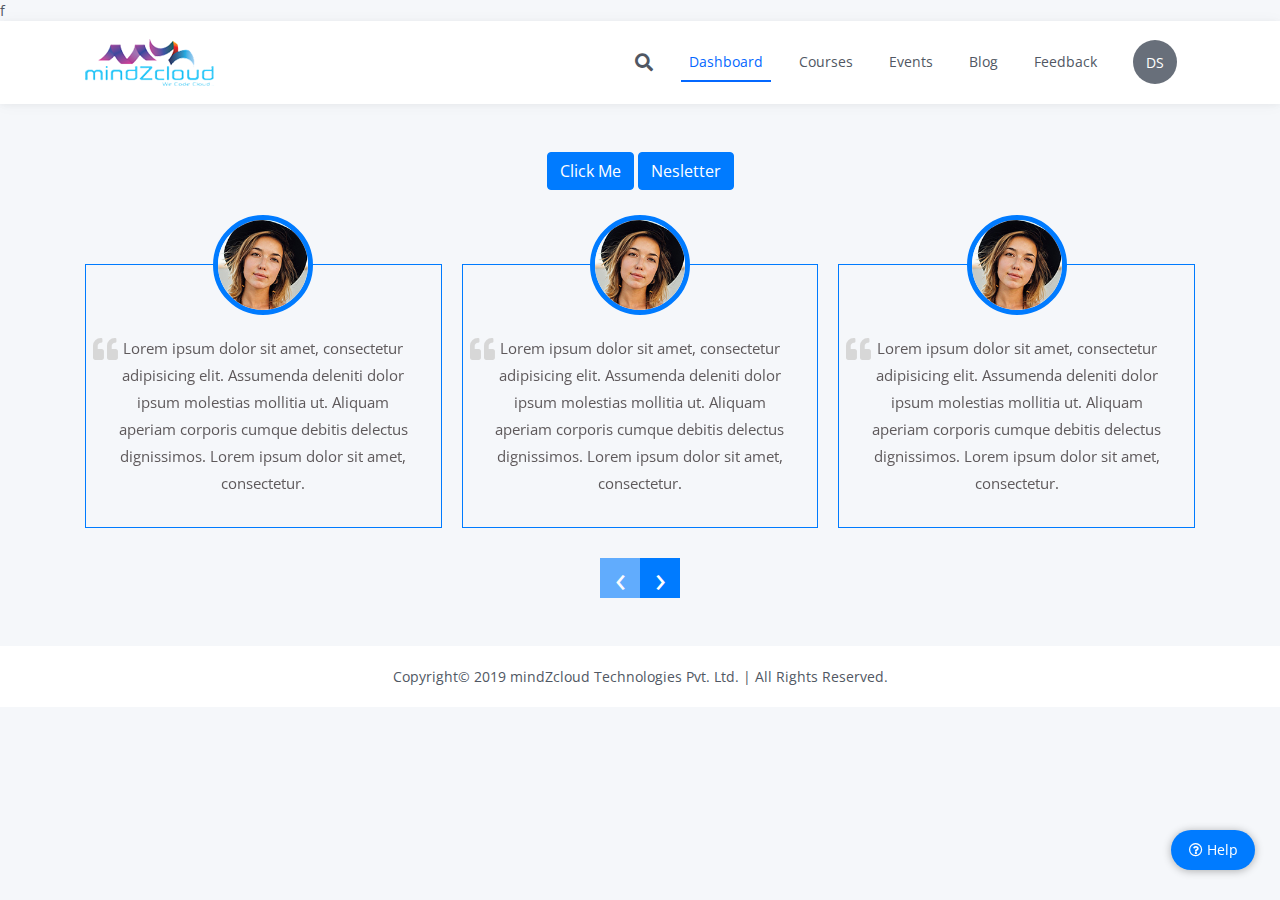
<file: testimonial.html>
f<!doctype html>
<html lang="en">
  <head>
    <!-- Required meta tags -->
    <meta charset="utf-8">
    <meta name="viewport" content="width=device-width, initial-scale=1, shrink-to-fit=no">

    <!-- Bootstrap CSS -->
    <link rel="stylesheet" href="css/bootstrap.min.css">
    <link rel="stylesheet" href="css/custom.css">
    <link rel="stylesheet" href="css/animate.css">
    <link href="https://fonts.googleapis.com/css?family=Open+Sans:300,400,600,700&display=swap" rel="stylesheet"> 
     <link rel="stylesheet" href="https://use.fontawesome.com/releases/v5.8.1/css/all.css">
     <link rel="stylesheet" href="css/owl.carousel.min.css">
    <title>Testimonial</title>
  </head>
  <body>
    <nav class="navbar navbar-expand-lg navbar-light bg-light sticky-top">
      <div class="container">
              <a class="navbar-brand" href="#"><img src="img/logo.png" alt="logo"/></a>
              <button class="navbar-toggler" type="button" data-toggle="collapse" data-target="#navbarText" aria-controls="navbarText" aria-expanded="false" aria-label="Toggle navigation">
                <span class="navbar-toggler-icon"></span>
              </button>
              <div class="collapse navbar-collapse" id="navbarText">
                <ul class="navbar-nav ml-auto">
                  <li class="nav-item search">
                    <a class="nav-link" href="#"><i class="fas fa-search"></i></a>
                    <div class="search-from animated fadeIn">
                      <form>
                        <input type="text" placeholder="Search here" />
                      </form>
                      <div class="search-down">
                        <ul>
                          <li><a href="#">Course list with days</a></li>
                          <li><a href="#">Course list with days</a></li>
                          <li><a href="#">Course list with days</a></li>
                          <li><a href="#">Course list with days</a></li>
                        </ul>
                      </div>
                    </div>
                  </li>
                  <li class="nav-item active">
                    <a class="nav-link" href="#">Dashboard</a>
                  </li>
                  <li class="nav-item">
                    <a class="nav-link" href="#">Courses</a>
                  </li>
                  <li class="nav-item">
                    <a class="nav-link" href="#">Events</a>
                  </li>
                  <li class="nav-item">
                    <a class="nav-link" href="#">Blog</a>
                  </li>
                  <li class="nav-item">
                    <a class="nav-link" href="#">Feedback</a>
                  </li>
                  <li class="nav-item dropdown">
                      <a class="nav-link dropdown-toggle" href="#" id="userDropdown" role="button" data-toggle="dropdown" aria-haspopup="true" aria-expanded="false">
                        <span>DS</span>
                      </a>
                      <!-- Dropdown - User Information -->
                      <div class="dropdown-menu dropdown-menu-right shadow animated--grow-in" aria-labelledby="userDropdown">
                        <a class="dropdown-item" href="#">
                          <i class="fas fa-user fa-sm fa-fw mr-2 text-gray-400"></i>
                          Profile
                        </a>
                        <a class="dropdown-item" href="#">
                          <i class="fas fa-cogs fa-sm fa-fw mr-2 text-gray-400"></i>
                          Settings
                        </a>
                        <a class="dropdown-item" href="#">
                          <i class="fas fa-list fa-sm fa-fw mr-2 text-gray-400"></i>
                          Activity Log
                        </a>
                        <div class="dropdown-divider"></div>
                        <a class="dropdown-item" href="#" data-toggle="modal" data-target="#logoutModal">
                          <i class="fas fa-sign-out-alt fa-sm fa-fw mr-2 text-gray-400"></i>
                          Logout
                        </a>
                      </div>
                  </li>
                </ul>
              </div>
      </div>
    </nav>
    <section class="testimonial-section py-5" id="demos">
      <div class="container">
        <div class="row justify-content-center mb-4">
          <div class="col-lg-3 text-center">
            <button type="button" class="btn btn-primary" data-toggle="modal" data-target=".bd-example-modal-lg">Click Me</button>
            <button type="button" class="btn btn-primary" data-toggle="modal" 
            data-target=".newsletter">Nesletter</button>
          </div>
        </div>
        <div class="row">
          <div class="col-lg-12">
            <div class="owl-carousel owl-theme">
            <div class="item">
              <div class="testimonial">
                <div class="pic">
                  <img src="img/0.jpg" alt="">
                </div>
                <p class="description">
                  Lorem ipsum dolor sit amet, consectetur adipisicing elit. Assumenda deleniti dolor ipsum molestias mollitia ut. Aliquam aperiam corporis cumque debitis delectus dignissimos. Lorem ipsum dolor sit amet, consectetur.
                </p>
                <h3 class="title animated fadeInLeft">williamson
                  <span class="post">Web Developer</span>
                </h3>
              </div>
            </div>
            <div class="item">
              <div class="testimonial">
                <div class="pic">
                  <img src="img/0.jpg" alt="">
                </div>
                <p class="description">
                  Lorem ipsum dolor sit amet, consectetur adipisicing elit. Assumenda deleniti dolor ipsum molestias mollitia ut. Aliquam aperiam corporis cumque debitis delectus dignissimos. Lorem ipsum dolor sit amet, consectetur.
                </p>
                <h3 class="title animated fadeInUp">williamson
                  <span class="post">Web Developer</span>
                </h3>
              </div>
            </div>
            <div class="item">
              <div class="testimonial">
                <div class="pic">
                  <img src="img/0.jpg" alt="">
                </div>
                <p class="description">
                  Lorem ipsum dolor sit amet, consectetur adipisicing elit. Assumenda deleniti dolor ipsum molestias mollitia ut. Aliquam aperiam corporis cumque debitis delectus dignissimos. Lorem ipsum dolor sit amet, consectetur.
                </p>
                <h3 class="title animated fadeInRight">williamson
                  <span class="post">Web Developer</span>
                </h3>
              </div>
            </div>
            <div class="item">
              <div class="testimonial">
                <div class="pic">
                  <img src="img/0.jpg" alt="">
                </div>
                <p class="description">
                  Lorem ipsum dolor sit amet, consectetur adipisicing elit. Assumenda deleniti dolor ipsum molestias mollitia ut. Aliquam aperiam corporis cumque debitis delectus dignissimos. Lorem ipsum dolor sit amet, consectetur.
                </p>
                <h3 class="title animated fadeInUp">williamson
                  <span class="post">Web Developer</span>
                </h3>
              </div>
            </div>
            <div class="item">
              <div class="testimonial">
                <div class="pic">
                  <img src="img/0.jpg" alt="">
                </div>
                <p class="description">
                  Lorem ipsum dolor sit amet, consectetur adipisicing elit. Assumenda deleniti dolor ipsum molestias mollitia ut. Aliquam aperiam corporis cumque debitis delectus dignissimos. Lorem ipsum dolor sit amet, consectetur.
                </p>
                <h3 class="title animated fadeInUp">williamson
                  <span class="post">Web Developer</span>
                </h3>
              </div>
            </div>
            <div class="item">
              <div class="testimonial">
                <div class="pic">
                  <img src="img/0.jpg" alt="">
                </div>
                <p class="description">
                  Lorem ipsum dolor sit amet, consectetur adipisicing elit. Assumenda deleniti dolor ipsum molestias mollitia ut. Aliquam aperiam corporis cumque debitis delectus dignissimos. Lorem ipsum dolor sit amet, consectetur.
                </p>
                <h3 class="title animated fadeInUp">williamson
                  <span class="post">Web Developer</span>
                </h3>
              </div>
            </div>
            <div class="item">
              <div class="testimonial">
                <div class="pic">
                  <img src="img/0.jpg" alt="">
                </div>
                <p class="description">
                  Lorem ipsum dolor sit amet, consectetur adipisicing elit. Assumenda deleniti dolor ipsum molestias mollitia ut. Aliquam aperiam corporis cumque debitis delectus dignissimos. Lorem ipsum dolor sit amet, consectetur.
                </p>
                <h3 class="title animated fadeInUp">williamson
                  <span class="post">Web Developer</span>
                </h3>
              </div>
            </div>
            <div class="item">
              <div class="testimonial">
                <div class="pic">
                  <img src="img/0.jpg" alt="">
                </div>
                <p class="description">
                  Lorem ipsum dolor sit amet, consectetur adipisicing elit. Assumenda deleniti dolor ipsum molestias mollitia ut. Aliquam aperiam corporis cumque debitis delectus dignissimos. Lorem ipsum dolor sit amet, consectetur.
                </p>
                <h3 class="title animated fadeInUp">williamson
                  <span class="post">Web Developer</span>
                </h3>
              </div>
            </div>
          </div>
          </div>
        </div>
      </div>
    </section>
    <footer>
      <div class="container">
        <div class="row">
          <div class="col-lg-12 text-center">
            <p class="mb-0">Copyright© 2019 mindZcloud Technologies Pvt. Ltd. | All Rights Reserved.</p>
          </div>
        </div>
      </div>
    </footer>
    <a href="#" class="feedback-icon" data-toggle="tooltip" data-placement="top" title="Share Feedback"><i class="far fa-question-circle"></i> Help</a>

    <div class="newsletter modal fade newsletter" id="exampleModalCenter" tabindex="-1" role="dialog" aria-labelledby="myLargeModalLabel" aria-hidden="true">
      <div class="modal-dialog modal-lg  modal-dialog-centered" role="document">
        <div class="modal-content">
          <button type="button" class="close" data-dismiss="modal" aria-label="Close">
            <span aria-hidden="true">&times;</span>
          </button>
          <div class="modal-body p-0">
            <div class="row no-gutters">
              <div class="col-lg-6">
                <div class="d-flex align-items-center home-user-avtar">
                  <span></span>
                </div>
              </div>
              <div class="col-lg-6 p-5">
                <div class="newsletter-info">
                  <h1>LET'S Keep you informed</h1>
                  <p>We send a articles once a week building eugait quaerendum eos cu, usu id audiam dissentias. Probo ancillae senserit est et. Oratio legendos liber</p>
                  <form>
                    <label>EMAIL ADDRESS</label>
                    <input type="text" placeholder="">
                    <a href="#" class="subtn">SUBSCRIBE TO NEWSLETTER</a>
                    <p class="read-polciy">We never share any information of yours and never span you.
                    Read our <a href="#">Privacy policy</a></p>
                  </form>
                </div>
              </div>
            </div>
          </div>
        </div>
      </div>
    </div>




  <div class="modal fade bd-example-modal-lg tab-popup" tabindex="-1" role="dialog" aria-labelledby="myLargeModalLabel" aria-hidden="true">
    <div class="modal-dialog modal-lg" role="document">
      <div class="modal-content">
        <!-- Tabs with icons on Card -->
                <div class="card card-nav-tabs">
                    <div class="card-header card-header-primary">
                      <button type="button" class="close" data-dismiss="modal" aria-label="Close">
                        <span aria-hidden="true">×</span>
                      </button>
                        <div class="nav-tabs-navigation">
                            <div class="nav-tabs-wrapper">
                                <ul class="nav nav-tabs" data-tabs="tabs">
                                    <li class="nav-item">
                                        <a class="nav-link active" href="#profile" data-toggle="tab">
                                            <i class="material-icons">face</i>
                                            Profile
                                        </a>
                                    </li>
                                    <li class="nav-item">
                                        <a class="nav-link" href="#messages" data-toggle="tab">
                                            <i class="material-icons">chat</i>
                                            Messages
                                        </a>
                                    </li>
                                    <li class="nav-item">
                                        <a class="nav-link" href="#settings" data-toggle="tab">
                                            <i class="material-icons">build</i>
                                            Settings
                                        </a>
    
                                    </li>
                                </ul>
                            </div>
                        </div>
                    </div>
                    <div class="card-body ">
                        <div class="tab-content text-center">
                            <div class="tab-pane active" id="profile">
                                <p> I will be the leader of a company that ends up being worth billions of dollars, because I got the answers. I understand culture. I am the nucleus. I think that’s a responsibility that I have, to push possibilities, to show people, this is the level that things could be at. I think that’s a responsibility that I have, to push possibilities, to show people, this is the level that things could be at. </p>
                                <p> I will be the leader of a company that ends up being worth billions of dollars, because I got the answers. I understand culture. I am the nucleus. I think that’s a responsibility that I have, to push possibilities, to show people, this is the level that things could be at. I think that’s a responsibility that I have, to push possibilities, to show people, this is the level that things could be at. </p>
                            </div>
                            <div class="tab-pane" id="messages">
                                <p> I think that’s a responsibility that I have, to push possibilities, to show people, this is the level that things could be at. I will be the leader of a company that ends up being worth billions of dollars, because I got the answers. I understand culture. I am the nucleus. I think that’s a responsibility that I have, to push possibilities, to show people, this is the level that things could be at.</p>
                                <p> I will be the leader of a company that ends up being worth billions of dollars, because I got the answers. I understand culture. I am the nucleus. I think that’s a responsibility that I have, to push possibilities, to show people, this is the level that things could be at. I think that’s a responsibility that I have, to push possibilities, to show people, this is the level that things could be at. </p>
                            </div>
                            <div class="tab-pane" id="settings">
                                <p>I think that’s a responsibility that I have, to push possibilities, to show people, this is the level that things could be at. So when you get something that has the name Kanye West on it, it’s supposed to be pushing the furthest possibilities. I will be the leader of a company that ends up being worth billions of dollars, because I got the answers. I understand culture. I am the nucleus.</p>
                                <p> I will be the leader of a company that ends up being worth billions of dollars, because I got the answers. I understand culture. I am the nucleus. I think that’s a responsibility that I have, to push possibilities, to show people, this is the level that things could be at. I think that’s a responsibility that I have, to push possibilities, to show people, this is the level that things could be at. </p>
                            </div>
                        </div>
                    </div>
                  </div>
                <!-- End Tabs with icons on Card -->
      </div>
    </div>
  </div>

    <script src="https://code.jquery.com/jquery-3.3.1.slim.min.js"></script>
    <script src="https://cdnjs.cloudflare.com/ajax/libs/popper.js/1.14.7/umd/popper.min.js"></script>
    <script src="js/bootstrap.min.js"></script>
    <script src="js/owl.carousel.js"></script>
    <script type="text/javascript">
      $(".latst-add-block").hover(function () {
          $(this).toggleClass("animated flipOutX");
      });

      $(".outline-btn").hover(function () {
          $(this).toggleClass("animated fadeIn");
      });
      $(function () {
        $('[data-toggle="tooltip"]').tooltip()
      })

    </script>

    <script>
      $(document).ready(function() {
    $('body').bootstrapMaterialDesign(); 
});
            $(document).ready(function() {
              var owl = $('.owl-carousel');
              owl.owlCarousel({
                items: 4,
                loop: true,
                margin: 10,
                //autoplay: true,
                autoplayTimeout: 3000,
                responsiveClass: true,
                responsive: {
                  0: {
                    items: 1,
                    nav: true
                  },
                  600: {
                    items: 1,
                    nav: false
                  },
                  1000: {
                    items: 3,
                    nav: true,
                    loop: false,
                    margin: 20
                  }
                }
              });
            })
          </script>
  </body>
</html>
</file>
<file: css/custom.css>
body{
	font-family: 'Open Sans', sans-serif;
	color: #505763;
	font-size: 14px;
	font-weight: 400;
	background: #f5f7fa;
}

h1,h2,h3,h4,h5{
	font-weight: 600;
}

h2{
	font-size: 22px;
}

h3{
	font-size: 18px;
}

*, a{outline: none; text-decoration: none;}


ul, li{
	padding: 0;
	margin: 0;
	list-style-type: none;
}




.bg-light {
 	background-color: #fff !important;
	min-height: 83px;
	box-shadow: 0 1px 15px rgba(0,0,0,.04),0 1px 6px rgba(0,0,0,.04);
	position: sticky;
    top:0;
    z-index: 9;
}

.nav-item {
    padding: 0 10px;
}

.navbar-light .navbar-brand {
    padding: 0;
}

.navbar-expand-lg .navbar-nav {
    align-items: center;
}

.nav-item.search {
    align-items: center;
    display: flex;
    font-size: 18px;
    position: relative;
}

.search-from {
    position: absolute;
    left: 0px;
    top: 0;
    min-width: 477px;
    display: none;
    width: 100%;
}
.form-control {
    font-size: 13px;
}

.search-from input {
    background: #fff;
    border: 1px solid #ddd;
    border-radius: 3px;
    height: 44px;
    padding: 0 15px;
    box-sizing: border-box;
    font-size: 14px;
    width: 100%;
}
.search:hover .search-from{
    display: block;
}

.search-down {
    position: relative;
    background: #fff;
    border-width: 0 1px 1px;
    border-color: #ddd;
    border-style: solid;
    top: 0;
    left: 0;
    width: 100%;
    float: left;
}

.search-down ul li a {
    font-size: 13px;
    padding: 10px 17px;
    line-height: 15px;
    border-bottom: 1px solid #ddd;
    width: 100%;
    float: left;
}
.search-down ul li a:last-child{
    border-bottom: 0px;
}

.search-down ul li a:hover{
  color: #0468ff;  
}


.nav-item.dropdown span {

    background:#686f7a;
	width: 44px;
    height: 44px;
	display: inline-block;
	border-radius: 50%;
	color:#fff;
    text-align: center;
    line-height: 45px;

}


.navbar-light .navbar-nav .nav-link:after{
    display: none;
}

.navbar-light .navbar-nav .active > .nav-link, .navbar-light .navbar-nav .nav-link.active, .navbar-light .navbar-nav .nav-link.show, .navbar-light .navbar-nav .show > .nav-link {
    color: #0468ff;
border-bottom: 2px solid#0468ff;
}

.navbar-expand-lg .navbar-nav .nav-link{
    border-bottom: 2px solid transparent;
    color: #505763;
}

.navbar-light .navbar-nav .nav-link:focus, .navbar-light .navbar-nav .nav-link:hover{
    color: #0468ff;
    border-bottom: 2px solid#0468ff;
}

.latest-news p {
    background: #0468ff;
	color:#fff;
    margin: 0;
    padding: 10px;
}

.latest-courses{
	background: rgb(28,176,146);
    background: linear-gradient(90deg,rgba(28,176,146,1) 0%,rgba(66,213,184,1) 100%);
}

.new-blogs{
	background: rgb(67,155,255);
	background: linear-gradient(90deg, rgba(67,155,255,1) 0%, rgba(110,177,255,1) 100%);
}

.new-events{
	background: rgb(255,97,123);
	background: linear-gradient(90deg, rgba(255,97,123,1) 0%, rgba(255,132,152,1) 100%);
}

.latst-add-block{  
    width: 100%;
    display: flex;
    border-radius: 5px;
    padding: 10px;
    color: #fff;
    position: relative;
}

.latst-add-block:hover{
	text-decoration: none;
	color: #fff;
}

.latst-add-block span {
    position: absolute;
    right: 30px;
    bottom: 7px;
    font-size: 20px;
}

.icon {
	margin: 0 15px 0 0;
    background:rgba(0,0,0,0.5);
    width: 130px;
    height: 130px;
    border-radius: 50%;
    text-align: center;
    padding-top: 20px;

}

.latst-add-block .content {
    display: flex;
    flex-direction: column;
   justify-content: start;
}

.latst-add-block .content h2 {
    font-size: 60px;
    font-weight: 700;
    color: #fff;
    margin: 0;

}

.latst-add-block .content p {
    font-size: 18px;
    font-weight: 500;
    color: #fff;
    margin: 0;

}

.latst-add-block:hover .block-hover {
    display: flex;
}

.latest-courses .block-hover{
	background: rgb(28,176,146);
    background: linear-gradient(90deg,rgba(28,176,146,1) 0%,rgba(66,213,184,1) 100%);
}

.new-blogs .block-hover{
	background: rgb(67,155,255);
	background: linear-gradient(90deg, rgba(67,155,255,1) 0%, rgba(110,177,255,1) 100%);
}

.new-events .block-hover{
	background: rgb(255,97,123);
	background: linear-gradient(90deg, rgba(255,97,123,1) 0%, rgba(255,132,152,1) 100%);
}

.block-hover {
    display: none;
    position: absolute;
    width: 100%;
    height: 100%;
    top: 0;
    left: 0;
    border-radius: 5px;
    padding: 10px;
    justify-content: space-around;
}

.learingpath-section {
    width: 100%;
    position: relative;
}
.block-content {

    width: 100%;
    float: left;

}

.section-title{
    border-bottom: 1px solid #ddd;
    padding: 0 0 10px;
}

.section-title h2 {
    display: flex;
    justify-content: space-between;
    color:#000;
    margin: 0;
}

.section-title a {
    color: #0073be;
    font-size: 14px;
    line-height: 14px;
    padding-top: 9px;
}
.course-icon {
    width: 64px;
    height: 64px;
    background: #fff;
	overflow: hidden;
	text-align: center;
	display: flex;
	justify-content: center;
	box-shadow: 0px 1px 8px
    rgba(0,0,0,0.3);
    margin: 0 15px 0 0;
    border-radius: 3px;
    padding: 8px;
}

.course-text-top-info h3 {
    font-size: 18px;
    margin: 0;
}

.course-text-top-info p {
    font-size: 14px;
    margin: 0;
}



.outline-btn {
    border: 1px solid rgba(111,104,122,0.3);
    min-width: 111px;
    height: 39px;
    border-radius: 3px;
    line-height: 37px;
    text-align: center;
    color:#686f7a;
    display: flex;
	justify-content: center;
}

.outline-btn:hover{
	text-decoration: none;
	background: #0468ff;
	color: #fff;
}

.outline-btn.active {
    text-decoration: none;
    background: #0468ff;
    color: #fff;
}



.blue-btn {
    background: #0468ff;
    min-width: 111px;
    height: 39px;
    border-radius: 3px;
    line-height: 37px;
    text-align: center;
    color:#fff;
    display: flex;
    justify-content: center;
}

.blue-btn:hover{
    text-decoration: none;
    opacity: 0.8;
    color: #fff;
}

.blue-btn.active {
    opacity: 0.8;
}

.disabled{
    pointer-events: none;
    opacity: 0.6
}

.progress {
    display: -ms-flexbox;
    display: flex;
    height: 2px;
    font-size: .75rem;
    background-color: #686f7a;
    border-radius: .25rem;
    overflow: initial;
    margin: 15px 0 0;
}

.progress-bar.bg-info {
    height: 6px;
    margin-top: -3px;
    background-color: #0468ff !important;
}

.block-bg{
	background: #fff;
	box-shadow: 0px 1px 8px rgba(0,0,0,0.3);
    border-radius: 3px;
    padding:20px 15px;
    position: relative;
    float: left;
    width: 100%;
}

.event-img {
    margin: 0 15px 0 0;
}

.date h2 {
    color:#0468ff;
    font-size: 33px;
    font-weight: 600;
    float: left;
    line-height: 25px;
}

.block-content h2 a{
	color: #505763;
}

.date h2 span {
    color: #191919;
    font-size: 14px;
    float: right;
    line-height: 14px;
    padding: 0 0 0 4px;
    width: 37px;
	word-wrap: break-word;
}

.block-bg .click-arrow {
	color:#000;
    position: absolute;
    right: 12px;
    bottom: 4px;
    font-size: 17px;

}

.block-content h3 a{
	color: #505763;
}

footer{
	width: 100%;
	position: relative;
	padding:20px 0;
	background: #fff;
}


/******************   HOME PAGE END  *******************/

.courses-listing-section .block-img{
	background: #f5f7fa;
    align-self: center;
}
.blog-list h2{
	float: left;
}
.blog-list a{
	float: left;
}



.blog-list .rating > label { 	
 margin: 0 1px;
}

.blog-list .rating p{
	font-size: 12px;
	float: left;
	padding: 2px 0 0 6px;
	margin: 0;
	width: auto;
}

.blog-list .rating-block p {
    float: left;
    width: auto;
    margin: 0;
}


.blog-list p {
    float: left;
    width: 100%;
}



.course-info{
    width: 100%;
}

.course-info p span{
	text-transform: uppercase;
	font-weight: 600;
}

.filter ul{
	padding: 0;
	margin: 0;
	list-style-type: none;
}

.filter ul li a{
	color: #000000;
	font-weight: 600;
	width: 100%;
}
.filter ul li{
	margin: 0 0 10px 15px
}
.filter ul li li a{
	color: #000000;
	font-weight: normal;
}

.filter ul li a:hover, .filter ul li a.active{
    color: #0468ff;
}


/************************** COURSE LIST END **********************************/

.rating-block {
    float: left;
    width: 216px;
    margin:5px 0 0 6px;
}


.rating { 
  border: none;
  float: left;
}

.rating > input { display: none; } 

.rating > label { 
  color: #000; 
 float: right; 
 font-size: 14px;
 margin: 0;
}

/***** CSS Magic to Highlight Stars on Hover *****/

.rating > input:checked ~ label, /* show gold star when clicked */
.rating:not(:checked) > label:hover, /* hover current star */
.rating:not(:checked) > label:hover ~ label { color: #ff0000;  } /* hover previous stars in list */

.rating > input:checked + label:hover, /* hover current star when changing rating */
.rating > input:checked ~ label:hover,
.rating > label:hover ~ input:checked ~ label, /* lighten current selection */
.rating > input:checked ~ label:hover ~ label { color: #ff0000;  } 



/******************************* RATING END    ************************************/

.course-short-dis{
background: #0569ff;
width: 100%;
position: relative;
padding: 30px 0;	
}

.course-short-dis .course-head{
	width: 100%;
	float: left;
}


.course-short-dis .course-head h1{
	color:#fff;
	float: left;
	font-size: 32px;
}

.course-short-dis .course-head h1 a{
	color:#fff;
	float: left;
}


.course-short-dis .course-head .rating-block {
    margin: 11px 0 0 6px;
}

.course-short-dis .course-head .rating-block p {
    font-size: 12px;
    padding: 2px 0 0 6px;
    color: #fff;
}

.white-btn{
	background: #fff;
	border-radius: 3px;
	color: #0569ff !important;
	width:111px;
	height: 39px;
	line-height: 39px;
	display: flex;
	justify-content: center;
}
.user-img .white-btn{
margin: 0 auto;
color: #0468ff;
}

.corse-brief {
    width: 100%;
    position: relative;
    border-bottom: 1px solid 
    #ddd;
    padding: 10px 0;
}

.corse-brief p{
	line-height: 14px;
}

.corse-brief ul {
    display: flex;
    align-items: center;
}
.corse-brief ul li {
    margin: 0 3%;
    font-size: 13px;
}
.corse-brief ul li:first-child {
    margin-left: 0;
}
.accordion .card-header{
	position: relative;
}
.accordion .card-header::after {
    background-image: url(../img/angle-up.svg);
    float: right;
    content: '';
    width: 12px;
    height: 20px;
}
.accordion .card-header.collapsed::after{
    /* symbol for "collapsed" panels */
    background-image: url(../img/angle-down.svg);
    float: right;
    content: '';
    width: 12px;
    height: 20px;
}


.accordion .card {
    border-width: 0 0 1px 0 !important;
    border-color: #ddd !important;
	background:transparent;
    border-style: solid !important;
}

.accordion .card .card-header {
    padding: .75rem 1.25rem;
    margin-bottom: 0;
    background-color: 
    transparent;
    border-bottom: none;
}

.accordion .card .card-body{
	padding:0 1.25rem;
}

.accordion .card .card-body li {
    padding: 12px 0;
    border-top: 1px solid #ddd;
    font-size: 14px;
}

.accordion .card .card-body li a{
	font-size: 13px;
}

.accordion .card .card-body li a i{
	font-size: 13px;
	opacity: 0.8;
}

.scroll {

    max-height:300px;
    overflow: hidden;
    height: 100%;
    float: left;
    width: 100%;

}
.accordion {

    height: 100%;
    overflow: auto;

}

.list-ul li{
	font-size: 14px;
	position: relative;
	padding: 8px 0 8px 25px;
}

.list-ul li::before {
    position: absolute;
    content: '';
    top: 13px;
    left: 0;
    background-image: url(../img/check.svg);
    width: 30px;
    height: 30px;
    background-size: 50%;
    background-repeat: no-repeat;
    color:#0569ff;
}

.trainer-insrtruction ul li{
	margin:0 0 10px;
}

.career-opp .list-ul li {
    width: 40%;
    float: left;
}


/*********************************    DETAIL PAGE END     *******************************************/
.block-img.blog-img {
    margin: 0 10px 0 0;
}


.feedback-icon {
    position: fixed;
    bottom: 30px;
    height: 40px;
    background: #007bff;
    color:#fff;
    border-radius: 20px;
    text-align: center;
    line-height: 40px;
    right: 25px;
    width: 84px;
    font-size: 14px;
    box-shadow: 0px 1px 8px
    rgba(0,0,0,0.3);
}

.feedback-icon:hover{
    color: #fff;
}

.tooltip-inner {
    background-color: #000;
}
.tooltip.bs-tooltip-right .arrow:before {
    border-right-color: #000 !important;
}
.tooltip.bs-tooltip-left .arrow:before {
    border-right-color: #000 !important;
}
.tooltip.bs-tooltip-bottom .arrow:before {
    border-right-color: #000 !important;
}
.tooltip.bs-tooltip-top .arrow:before {
    border-right-color: #000 !important;
}



/*******************   LOADER CSS START   **************************/

.loader-bg {
    background: rgba(5,105,255,0.7);
    position: fixed;
    width: 100%;
    height: 100%;
    z-index: 999;
    display: flex;
    align-items: center;
    justify-content: center;
}
.cube-folding {
  width: 50px;
  height: 50px;
  display: inline-block;
  -moz-transform: rotate(45deg);
  -ms-transform: rotate(45deg);
  -webkit-transform: rotate(45deg);
  transform: rotate(45deg);
  font-size: 0;
}
.cube-folding span {
  position: relative;
  width: 25px;
  height: 25px;
  -moz-transform: scale(1.1);
  -ms-transform: scale(1.1);
  -webkit-transform: scale(1.1);
  transform: scale(1.1);
  display: inline-block;
}
.cube-folding span::before {
  content: '';
  background-color: white;
  position: absolute;
  left: 0;
  top: 0;
  display: block;
  width: 25px;
  height: 25px;
  -moz-transform-origin: 100% 100%;
  -ms-transform-origin: 100% 100%;
  -webkit-transform-origin: 100% 100%;
  transform-origin: 100% 100%;
  -moz-animation: folding 2.5s infinite linear both;
  -webkit-animation: folding 2.5s infinite linear both;
  animation: folding 2.5s infinite linear both;
}
.cube-folding .leaf2 {
  -moz-transform: rotateZ(90deg) scale(1.1);
  -ms-transform: rotateZ(90deg) scale(1.1);
  -webkit-transform: rotateZ(90deg) scale(1.1);
  transform: rotateZ(90deg) scale(1.1);
}
.cube-folding .leaf2::before {
  -moz-animation-delay: 0.3s;
  -webkit-animation-delay: 0.3s;
  animation-delay: 0.3s;
  background-color: #f2f2f2;
}
.cube-folding .leaf3 {
  -moz-transform: rotateZ(270deg) scale(1.1);
  -ms-transform: rotateZ(270deg) scale(1.1);
  -webkit-transform: rotateZ(270deg) scale(1.1);
  transform: rotateZ(270deg) scale(1.1);
}
.cube-folding .leaf3::before {
  -moz-animation-delay: 0.9s;
  -webkit-animation-delay: 0.9s;
  animation-delay: 0.9s;
  background-color: #f2f2f2;
}
.cube-folding .leaf4 {
  -moz-transform: rotateZ(180deg) scale(1.1);
  -ms-transform: rotateZ(180deg) scale(1.1);
  -webkit-transform: rotateZ(180deg) scale(1.1);
  transform: rotateZ(180deg) scale(1.1);
}
.cube-folding .leaf4::before {
  -moz-animation-delay: 0.6s;
  -webkit-animation-delay: 0.6s;
  animation-delay: 0.6s;
  background-color: #e6e6e6;
}

@-moz-keyframes folding {
  0%, 10% {
    -moz-transform: perspective(140px) rotateX(-180deg);
    transform: perspective(140px) rotateX(-180deg);
    opacity: 0;
  }
  25%, 75% {
    -moz-transform: perspective(140px) rotateX(0deg);
    transform: perspective(140px) rotateX(0deg);
    opacity: 1;
  }
  90%, 100% {
    -moz-transform: perspective(140px) rotateY(180deg);
    transform: perspective(140px) rotateY(180deg);
    opacity: 0;
  }
}
@-webkit-keyframes folding {
  0%, 10% {
    -webkit-transform: perspective(140px) rotateX(-180deg);
    transform: perspective(140px) rotateX(-180deg);
    opacity: 0;
  }
  25%, 75% {
    -webkit-transform: perspective(140px) rotateX(0deg);
    transform: perspective(140px) rotateX(0deg);
    opacity: 1;
  }
  90%, 100% {
    -webkit-transform: perspective(140px) rotateY(180deg);
    transform: perspective(140px) rotateY(180deg);
    opacity: 0;
  }
}
@keyframes folding {
  0%, 10% {
    -moz-transform: perspective(140px) rotateX(-180deg);
    -ms-transform: perspective(140px) rotateX(-180deg);
    -webkit-transform: perspective(140px) rotateX(-180deg);
    transform: perspective(140px) rotateX(-180deg);
    opacity: 0;
  }
  25%, 75% {
    -moz-transform: perspective(140px) rotateX(0deg);
    -ms-transform: perspective(140px) rotateX(0deg);
    -webkit-transform: perspective(140px) rotateX(0deg);
    transform: perspective(140px) rotateX(0deg);
    opacity: 1;
  }
  90%, 100% {
    -moz-transform: perspective(140px) rotateY(180deg);
    -ms-transform: perspective(140px) rotateY(180deg);
    -webkit-transform: perspective(140px) rotateY(180deg);
    transform: perspective(140px) rotateY(180deg);
    opacity: 0;
  }
}
.cube-wrapper {
  position: fixed;
  left: 50%;
  top: 50%;
  margin-top: -50px;
  margin-left: -50px;
  width: 100px;
  height: 100px;
  text-align: center;
}
.cube-wrapper:after {
  content: '';
  position: absolute;
  left: 0;
  right: 0;
  bottom: -20px;
  margin: auto;
  width: 90px;
  height: 6px;
  background-color: rgba(0, 0, 0, 0.1);
  -webkit-filter: blur(2px);
  filter: blur(2px);
  -moz-border-radius: 100%;
  -webkit-border-radius: 100%;
  border-radius: 100%;
  z-index: 1;
  -moz-animation: shadow 0.5s ease infinite alternate;
  -webkit-animation: shadow 0.5s ease infinite alternate;
  animation: shadow 0.5s ease infinite alternate;
}
.cube-wrapper .loading {
  font-size: 12px;
  letter-spacing: 0.1em;
  display: block;
  color: white;
  position: relative;
  top: 25px;
  z-index: 2;
  -moz-animation: text 0.5s ease infinite alternate;
  -webkit-animation: text 0.5s ease infinite alternate;
  animation: text 0.5s ease infinite alternate;
}

@-moz-keyframes text {
  100% {
    top: 35px;
  }
}
@-webkit-keyframes text {
  100% {
    top: 35px;
  }
}
@keyframes text {
  100% {
    top: 35px;
  }
}
@-moz-keyframes shadow {
  100% {
    bottom: -18px;
    width: 100px;
  }
}
@-webkit-keyframes shadow {
  100% {
    bottom: -18px;
    width: 100px;
  }
}
@keyframes shadow {
  100% {
    bottom: -18px;
    width: 100px;
  }
}

/***********************    Profile Page     ******************************/
.card.card-small {
    box-shadow: 0 0.46875rem 2.1875rem rgba(90,97,105,0.1),0 0.9375rem 1.40625rem rgba(90,97,105,0.1),0 0.25rem 0.53125rem rgba(90,97,105,0.12),0 0.125rem 0.1875rem rgba(90,97,105,0.1);
    border: none;
}
.profile-section .card-header {
    background-color: #fff;
}

.user-img.card.card-small.mb-4 {
    border: none;
}

.profile-section .profile-info .card {
    flex-direction: row;
    box-shadow: 0 0.46875rem 2.1875rem rgba(90,97,105,0.1),0 0.9375rem 1.40625rem rgba(90,97,105,0.1),0 0.25rem 0.53125rem rgba(90,97,105,0.12),0 0.125rem 0.1875rem rgba(90,97,105,0.1);
    border: none;
}

.user-img .blue-btn{
    max-width: 104px;
    margin: 0 auto;
}

.card-form__body {
    background-color:#fbfbfb;
}

.bootstrap-select .bs-ok-default::after {
    width: 0.3em;
    height: 0.6em;
    border-width: 0 0.1em 0.1em 0;
    transform: rotate(45deg) translateY(0.5rem);
}

.btn.dropdown-toggle:focus {
    outline: none !important;
}

.btn.dropdown-toggle.bg-white.rounded-pill.px-4.py-3.shadow-sm.bs-placeholder {
    display: block;
width: 100%;
height: calc(1.5em + .75rem + 2px);
padding: .380rem 1rem .380rem 0.85rem !important;
font-size: 1rem;
font-weight: 400;
line-height: 1.5;
color:
#495057;
background-color:
#fff !important;
background-clip: padding-box;
border: 1px solid
    #ced4da;
    border-radius: .25rem !important;
    transition: border-color .15s ease-in-out,box-shadow .15s ease-in-out;
}

.main-profile-contact-list .media {
    align-items: center;
    display: flex;
}

.main-profile-contact-list .media-logo {
    width: 40px;
    height: 40px;
    display: flex;
    align-items: center;
    justify-content: center;
    line-height: 0;
    font-size: 21px;
    position: relative;
    top: 2px;
    border-radius: 100%;
    background-color: #e1e6f1;
    color: #000;
}

.main-profile-contact-list .media-body {
    margin-left: 25px;
}

.main-profile-contact-list .media + .media {
    margin-top: 25px;
}

.profile-section .nav {
    border-bottom: 1px solid  #ddd;
}

.profile-section .nav-pills .nav-link.active, .profile-section .nav-pills .show > .nav-link {
    color:#007bff;
    background-color:transparent;
    border-bottom: 1px solid #007bff;
    border-radius: 0px;
}

.profile-section .nav-pills .nav-link {
    border-radius:0px;
    color: #505763;
}
.profile-section td{
  padding-left: 0
}

.main-profile-contact-list .media-body span {
    font-weight: 700;
}
/************************************ testimonial-section Start   ********************************************************/

.testimonial-section{
    width: 100%;
    position: relative;
}

.testimonial{
    padding: 70px 30px 30px;
    margin: 50px 0 0;
    border: 1px solid #007bff;
    position: relative;
}
.testimonial .pic{
    width: 100px;
    height: 100px;
    border-radius: 50%;
    border: 5px solid #007bff;
    overflow: hidden;
    margin: 0 auto;
    position: absolute;
    top: -50px;
    left: 0;
    right: 0;
    z-index: 9;
}
.testimonial .pic img{
    width: 100%;
    height: auto;
}
.testimonial .description{
    font-size: 15px;
    color: #5e595b;
    line-height: 27px;
    text-align: center;
    margin: 0;
    position: relative;
}
.testimonial .description:before{
    content: "\f10d";
    font-family: "Font Awesome 5 Free"; font-weight: 900;
    font-size: 25px;
    color: #d7d7d7;
    position: absolute;
    top: 0;
    left: -23px;
}
.testimonial .title {
    display: none;
    padding: 10px;
    margin: 0 auto;
    background:rgba(0,0,0,0.7);
    font-size: 20px;
    font-weight: 700;
    color:#fff;
    letter-spacing: 1px;
    text-transform: uppercase;
    position: absolute;
    bottom: 0;
    left: 0;
    right: 0;
    height: 100%;
    flex-direction: column;
    align-items: center;
    justify-content: center;
    -webkit-transition: width 1s;
    transition: width 1s;
}
.testimonial .post {
    font-size: 14px;
    color: #fff;
}

.testimonial:hover .title{
    display: flex;
    -webkit-transition: width 1s;
    transition: width 1s;
}

.owl-nav {
    display: flex;
    justify-content: center;
    margin: 30px 0 0;
}

.testimonial-section .owl-carousel .owl-nav button.owl-next, .testimonial-section .owl-carousel .owl-nav button.owl-prev {
    background: #007bff;
    color: #fff;
    width: 40px;
    height: 40px;
}

.testimonial-section .owl-carousel .owl-nav button.owl-next span, .testimonial-section .owl-carousel .owl-nav button.owl-prev span{
    font-size: 37px;
    padding: 0;
    margin: 0;
    line-height: 26px;
}

.owl-dots {

    display: none;

}

.modal-body .nav-item:first-child {
    padding-left: 0;
}


.full-screen {
    min-height: 100vh;
}

.v-center-box {
    min-height: 100%;
}

.home-user-avtar span {
    background-image:url(../img/img.jpg);
    background-repeat: no-repeat;
    width: 100%;
    height: 76vh;
    background-size: cover;
    background-position: center center;
}



.newsletter-info h1 {
    font-size: 22px;
    text-transform: uppercase;
    color: 
    #000;
    font-weight: 700;
}   

.newsletter-info label {
    width: 100%;
    display: block;
    color: 
    #000;
    font-weight: 600;
}

.newsletter-info input {
    width: 100%;
    height: 45px;
    border: 1px solid 
    #ddd;
}

.newsletter-info .subtn {
    background: #0069d9;
    border: none;
    color:#fff;
    text-align: center;
    width: 100%;
    height: 40px;
    margin: 22px 0 15px;
    font-size: 13px;
    float: left;
    line-height: 40px;
}

.newsletter-info {
    position: relative;
    width: 100%;
    float: left;
    height: 100%;
}

.read-polciy {
    font-size: 12px;
    opacity: 0.5;
    float: left;
    width: 100%;
    position: absolute;
    bottom: 0;
    left: 0;
    margin: 0;
}

.newsletter .close {
    position: absolute;
    right: 7px;
    top: 0;
    font-size: 31px;
    z-index: 99
}





/************************************/

.tab-popup div.card {
    border: 0;
    margin-bottom: 30px;
    margin-top: 30px;
    border-radius: 6px;
    color: rgba(0,0,0,.87);
    background: #fff;
    width: 100%;
    box-shadow: 0 2px 2px 0 rgba(0,0,0,.14), 0 3px 1px -2px rgba(0,0,0,.2), 0 1px 5px 0 rgba(0,0,0,.12);
}

.tab-popup div.card.card-plain {
    background: transparent;
    box-shadow: none;
}
.tab-popup div.card .card-header {
    border-radius: 3px;
    padding: 1rem 15px;
    margin-left: 15px;
    margin-right: 15px;
    margin-top: -30px;
    border: 0;
    background: linear-gradient(60deg,#eee,#bdbdbd);
}

.tab-popup .card-plain .card-header:not(.card-avatar) {
    margin-left: 0;
    margin-right: 0;
}

.tab-popup .div.card .card-body{
    padding: 15px 30px;
}

.tab-popup div.card .card-header-primary {
    background: linear-gradient(60deg,#0468ff,#044ebc);
    box-shadow: 0 5px 20px 0 rgba(0,0,0,.2), 0 13px 24px -11px rgba(156,39,176,.6);
}

.tab-popup div.card .card-header-danger {
    background: linear-gradient(60deg,#ef5350,#d32f2f);
    box-shadow: 0 5px 20px 0 rgba(0,0,0,.2), 0 13px 24px -11px rgba(244,67,54,.6);
}


.tab-popup .card-nav-tabs .card-header {
    margin-top: -30px!important;
}

.tab-popup .card .card-header .nav-tabs {
    padding: 0;
}

.tab-popup .nav-tabs {
    border: 0;
    border-radius: 3px;
    padding: 0 15px;
}

.tab-popup .nav {
    display: flex;
    flex-wrap: wrap;
    padding-left: 0;
    margin-bottom: 0;
    list-style: none;
}

.tab-popup .nav-tabs .nav-item {
    margin-bottom: -1px;
}

.tab-popup .nav-tabs .nav-item .nav-link.active {
    background-color: hsla(0,0%,100%,.2);
    transition: background-color .3s .2s;
}

.tab-popup .nav-tabs .nav-item .nav-link{
    border: 0!important;
    color: #fff!important;
    font-weight: 500;
}

.tab-popup .nav-tabs .nav-item .nav-link {
    color: #fff;
    border: 0;
    margin: 0;
    border-radius: 3px;
    line-height: 24px;
    text-transform: uppercase;
    font-size: 12px;
    padding: 10px 15px;
    background-color: transparent;
    transition: background-color .3s 0s;
}

.tab-popup .nav-link{
    display: block;
}

.tab-popup .nav-tabs .nav-item .material-icons {
    margin: -1px 5px 0 0;
    vertical-align: middle;
}

.tab-popup .nav .nav-item {
    position: relative;
}

.tab-popup .modal-content{
    background: 
    transparent;
    border: none;
}

.tab-popup .close {

    position: absolute;
    right: 5px;
    top: -43px;
    background-color: 

    #fff !important;
    width: 30px;
    height: 30px;
    opacity: 1 !important;
    border-radius: 50%;

}


.blog-post-info{
    width: 100%;
    float: left;
    margin: 0 0 20px;
}

.blog-post-info ul {
    float: left;
}

.blog-post-info ul li {
    float: left;
    margin: 0 12px;
}

.blog-post-info ul li:first-child{
    margin-left: 0;
} 


.blog-info p{
    color: #505763;
    font-size: 14px;
}

.blog-info .blue-btn{
    float: right;
}

.blog-list a.tags {
    background:#ededed;
    padding: 8px 20px 8px 10px;
    border-radius: 0 20px 20px 0;
    position: relative;
    color: #505763;
    font-size: 12px;
    line-height: 13px;
    margin: 0 0 8px 8px;
}

.blog-list a.tags::after {
    position: absolute;
    content: '';
    width: 8px;
    height: 8px;
    background: #fff;
    border-radius: 50%;
    top: 11px;
    right: 6px;
}
/********************************   RESONSIVE CSS START      ********************************************/


@media screen and (max-width: 670px) {
    body{
        font-size: 13px;
    }
    
    h1,h2,h3,h4,h5{
        font-weight: 600;
    }
    
    h2{
        font-size: 18px;
    }
    
    h3{
        font-size: 16px;
    }
.navbar-expand-lg .navbar-nav {
    align-items: initial;
}
.upcoming-events .d-flex{
    display: block !important; 
}   

.block-img.blog-img {
    margin: 0 10px 0 0;
}

.right-section-list .time {
    text-align: left;
}

.date {
    float: left;
    margin: 5px 0 0;
}

.time {
    text-align: left;
    margin: 0 0 0 15px;
    float: left;
}

.blog-list-content .time {
    margin: 5px 0 0 0;
}

.block-img.event-img {
    margin: 0 0 15px 0;
    width: 100%;
}

.block-img.event-img img{
    width: 100%;
}

.event-list-content .venue{
    float: left;
    width: 100%;
}

.course-text-top-info h3 {
    font-size: 16px;
}   

.corse-brief ul {
    display: block;
}

.corse-brief ul li{
    margin: 0 0 10px;
}

.courses-listing-section .block-bg{
    display: block !important; 
    float: left;
    width:100%;
}

.courses-listing-section .block-bg .block-img{
    text-align: center;
    margin: 0 0 15px 0 !important;
    padding: 10px 0;
}

.rating-block {
    float: left;
    width: 100%;
    margin: 5px 0 5px -5px;
}

.course-info {
    width: 100%;
    display: block !important;
    margin: 10px 0 0 0;
    float: left;
}

.blog-list p{
    margin: 0;
}

.blog-list .course-info p {
    float: left;
    width: 100%;
    margin: 0;
    font-size: 12px;
}

.pagination {
    margin: 0 0 15px;
}

.course-short-dis .course-head .rating-block {
    margin: 11px 0 0 0;
}

.blog-list h2 {
    float: left;
    margin: 0 !important;
}
.course-head {
    width: 100%;
    float: left;
    margin: 0 0 10px;
}

.home-user-avtar span{
    height: 40vh;
}
.read-polciy {
    position: relative;
}

.blog-listing .block-bg{
    display: block !important;
}

.blog-list-img {
    margin: 0 0 20px;
    text-align: center;
}

.blog-info .blue-btn {
    float: none;
}

}
</file>
<file: css/style5.css>
.navbar-btn {
    box-shadow: none;
    outline: none !important;
    border: none;
}

.line {
    width: 100%;
    height: 1px;
    border-bottom: 1px dashed #ddd;
    margin: 40px 0;
}

/* ---------------------------------------------------
    SIDEBAR STYLE
----------------------------------------------------- */

.wrapper {
    display: flex;
    width: 100%;
    align-items: stretch;
    perspective: 1500px;
    background: #fff;
}

#sidebar {
    background: #f7f8fa;
    color: #505763;
    transition: all 0.6s;
    transform-origin: bottom right;
    overflow: hidden;
    height: 100vh;
    display: flex;
    margin: 0;
    max-width: 300px;
    width: 100%;
    flex-direction: column;

}

#sidebar.active {
    overflow: hidden;
    width: 0;
}

#sidebar .sidebar-header {
        padding: 13px 20px;
        background:#fff;
        box-shadow: 0px -2px 6px rgba(0,0,0,0.5);
}

#sidebar .sidebar-header h3{
    color: #505763;
}

#sidebar ul.components {
    padding:4px 0 20px 0;
    border-bottom: 1px solid #47748b;
    overflow: auto;
    height: 100%;
    flex-grow: 1;
    flex-shrink: 1;
    flex-basis: auto;
    flex-direction: column;
}

#sidebar ul li {
    position: relative;
}



#sidebar ul li a {
    padding: 10px 36px 10px 10px;
    display: block;
    background: #f7f8fa;
    border-top: 1px solid #ddd;
    font-size: 15px;
    font-weight: 600;
    line-height: 18px;
    color: #505763;
    word-wrap: break-word;
    box-sizing: border-box;
    white-space: break-spaces;
}
#sidebar ul li a:hover {
    color:#fff;
    background: #0468ff;
    text-decoration: none;
}

#sidebar ul li.active > a, a[aria-expanded="true"] {
color:#fff;
background: #0468ff;

}

#sidebar ul li.active > a.dropdown-toggle::after{
    border-color: #fff !important;
    display: block;
    position: absolute;
    top: 13px;
    right: 20px;
    border-style: solid;
    border-width: 0px 1px 1px 0px !important;
    transform: rotate(45deg);
    height: 10px;
    width: 10px;
}
#sidebar ul li:hover .dropdown-toggle.collapsed::after{
     border-color: #fff !important;
}
.dropdown-toggle.collapsed::after {
    display: block;
    position: absolute;
    top: 13px;
    right: 20px;
    border-style: solid;
    border-width: 0px 1px 1px 0px !important;
    transform: rotate(45deg);
    height: 10px;
    width: 10px;
    border-color:#505763 !important;
}

.dropdown-toggle::after {
    display: block;
    position: absolute;
    top: 13px;
    right: 20px;
    border-style: solid;
    border-width: 0px 1px 1px 0px !important;
    transform: rotate(45deg);
    height: 10px;
    width: 10px;
    border-color:#505763 !important;
}

#sidebar ul li .list-unstyled div.sub-item-block{
    border:none;
    background: #fff;
    display: flex;
    justify-content: space-between;
    color:#14171c;
    padding: 8px 18px;
    position: relative;
}

#sidebar ul li .list-unstyled div.sub-item-block .check{
    content: '';
    width: 20px;
    height: 20px;
    border-radius: 50%;
    background:#505763;
}

#sidebar ul li .list-unstyled div.sub-item-block .check.active, #sidebar ul li .list-unstyled div.sub-item-block:hover .check{
    background:#0468ff;
}

#sidebar ul li .list-unstyled div.sub-item-block:hover #sidebar ul li .subitem a{
    color: #0468ff;
}

.subitem {
    flex: 1;
    min-width: 1px;
    display: flex;
    flex-direction: column;
    margin-left: 4px;
}

#sidebar ul li .subitem a {
    background:transparent;
    font-size: 14px;
    font-weight: 400;
    border: none;
    padding: 0;
}

#sidebar ul li .subitem a:hover, sidebar ul li .subitem a.active{
    color:#0468ff;
} 

.subitem-icon {
    display: flex;
    justify-content: flex-start;
}
#sidebar ul li .subitem-icon a {
    padding: 5px;
    border: none;
    background: 
    transparent;
}  

#sidebar ul li a span {
    font-size: 12px;
    display: block;
    font-weight: 500;
}
a[data-toggle="collapse"] {
    position: relative;
}





/* ---------------------------------------------------
    CONTENT STYLE
----------------------------------------------------- */
#content {
    width: 100%;
    height: 100vh;
    transition: all 0.3s;
    overflow: hidden;
}
.content .bg-light {
    min-height: 57px;
    background:rgba(0,0,0,0.9 ) !important;;
    position: absolute;
    width: 100%;
    padding:0;
}
.acces-nav {
    display: flex;
    justify-content: space-between;
    width: 100%;
}

.acces-nav h2 {
    color: #fff;
    padding: 12px 15px 0 15px;
}

.acces-nav h2 a{
    color: #fff;
    margin: 0 15px 0 0;
} 

.inner {
    position: relative;
    overflow: auto;
    height: 100%;
    flex-grow: 1;
    flex-shrink: 1;
    flex-basis: auto;
    display: flex;
    flex-direction: column;

}

.home-link {
    color:#fff;
    font-size: 26px;
    margin: 0 14px 0 0;
}

#sidebarCollapse {
    width: 40px;
    height: 57px;
    background:#0569ff;
    cursor: pointer;
    color:#fff;
}

#sidebarCollapse span {
    width: 80%;
    height: 2px;
    margin: 0 auto;
    display: block;
    background: #fff;
    transition: all 0.8s cubic-bezier(0.810, -0.330, 0.345, 1.375);
    transition-delay: 0.2s;
}

#sidebarCollapse span:first-of-type {
    transform: rotate(45deg) translate(2px, 2px);
}
#sidebarCollapse span:nth-of-type(2) {
    opacity: 0;
}
#sidebarCollapse span:last-of-type {
    transform: rotate(-45deg) translate(1px, -1px);
}


#sidebarCollapse.active span {
    transform: none;
    opacity: 1;
    margin: 5px auto;
}


/* ---------------------------------------------------
    MEDIAQUERIES
----------------------------------------------------- */
/*@media (max-width: 768px) {
    #sidebar {
        margin-left: -250px;
        transform: rotateY(90deg);
    }
    #sidebar.active {
        margin-left: 0;
        transform: none;
    }
    #sidebarCollapse span:first-of-type,
    #sidebarCollapse span:nth-of-type(2),
    #sidebarCollapse span:last-of-type {
        transform: none;
        opacity: 1;
        margin: 5px auto;
    }
    #sidebarCollapse.active span {
        margin: 0 auto;
    }
    #sidebarCollapse.active span:first-of-type {
        transform: rotate(45deg) translate(2px, 2px);
    }
    #sidebarCollapse.active span:nth-of-type(2) {
        opacity: 0;
    }
    #sidebarCollapse.active span:last-of-type {
        transform: rotate(-45deg) translate(1px, -1px);
    }

}*/
</file>
